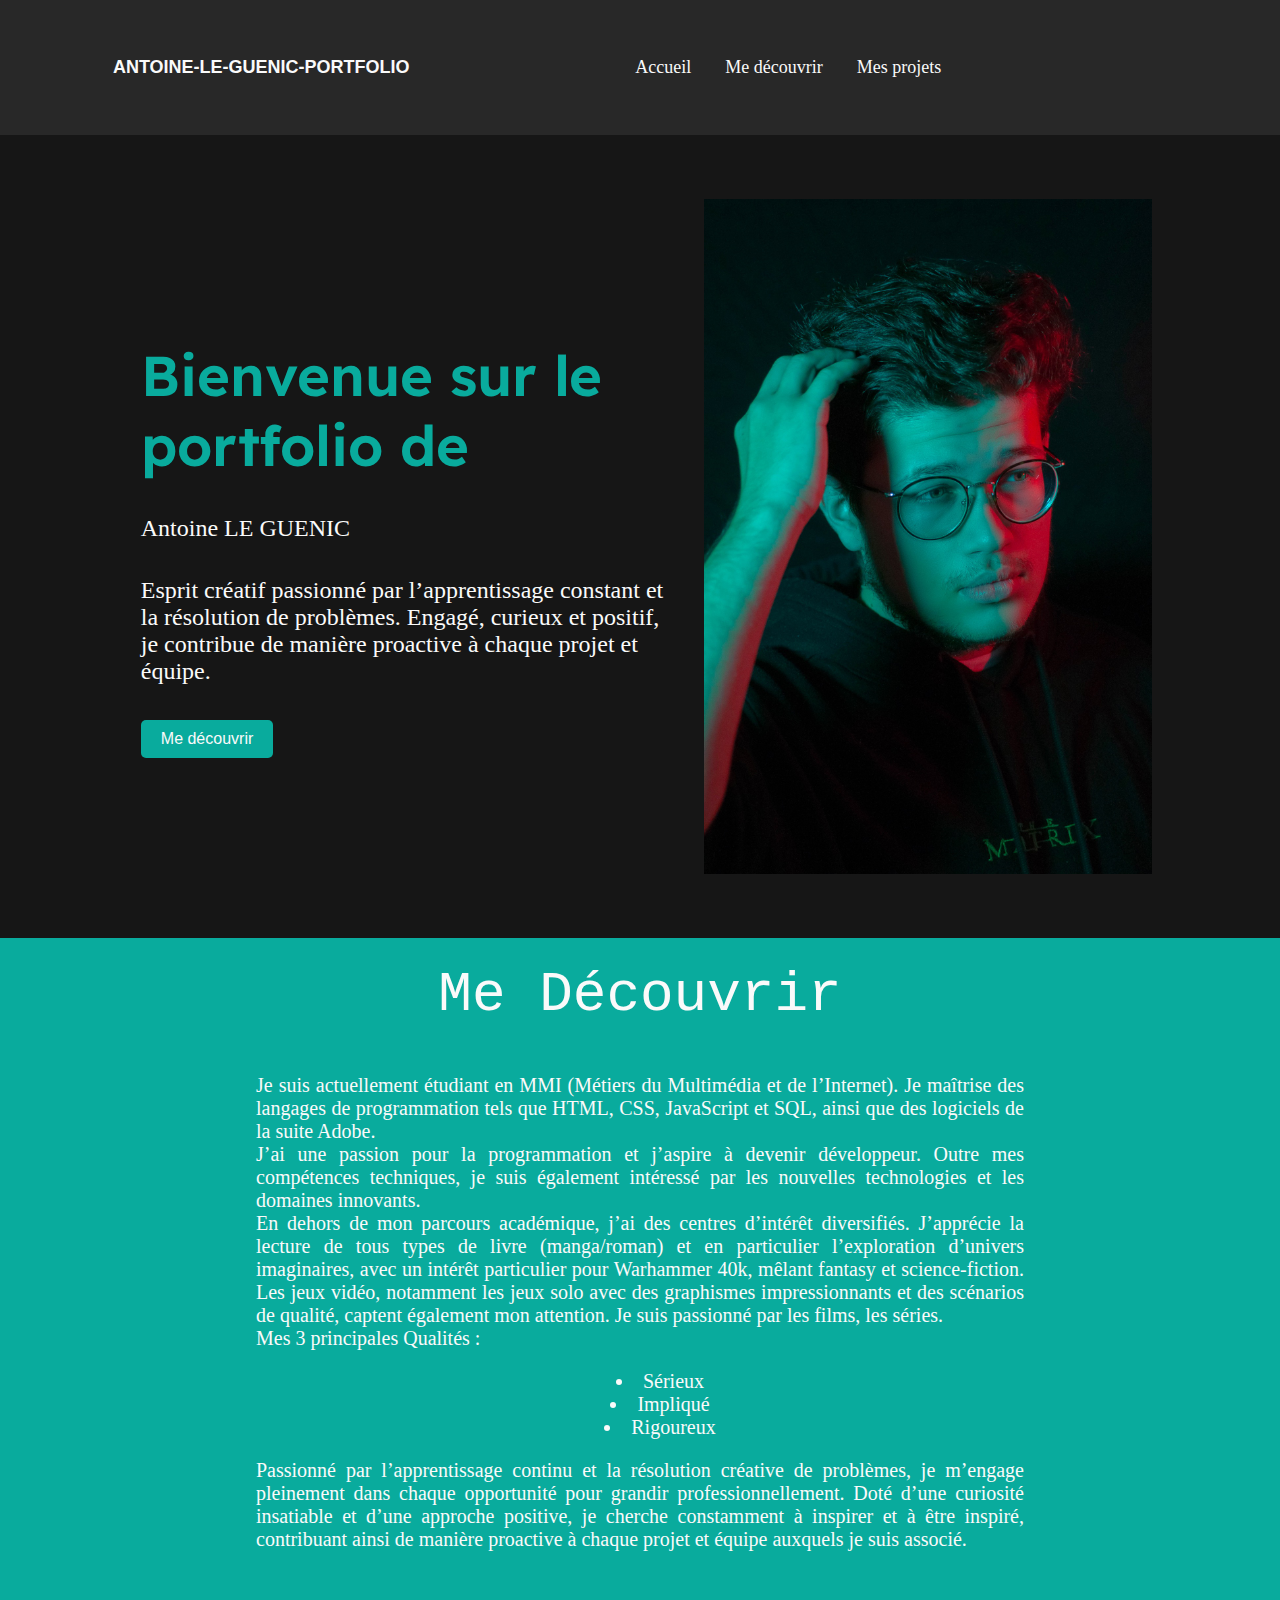
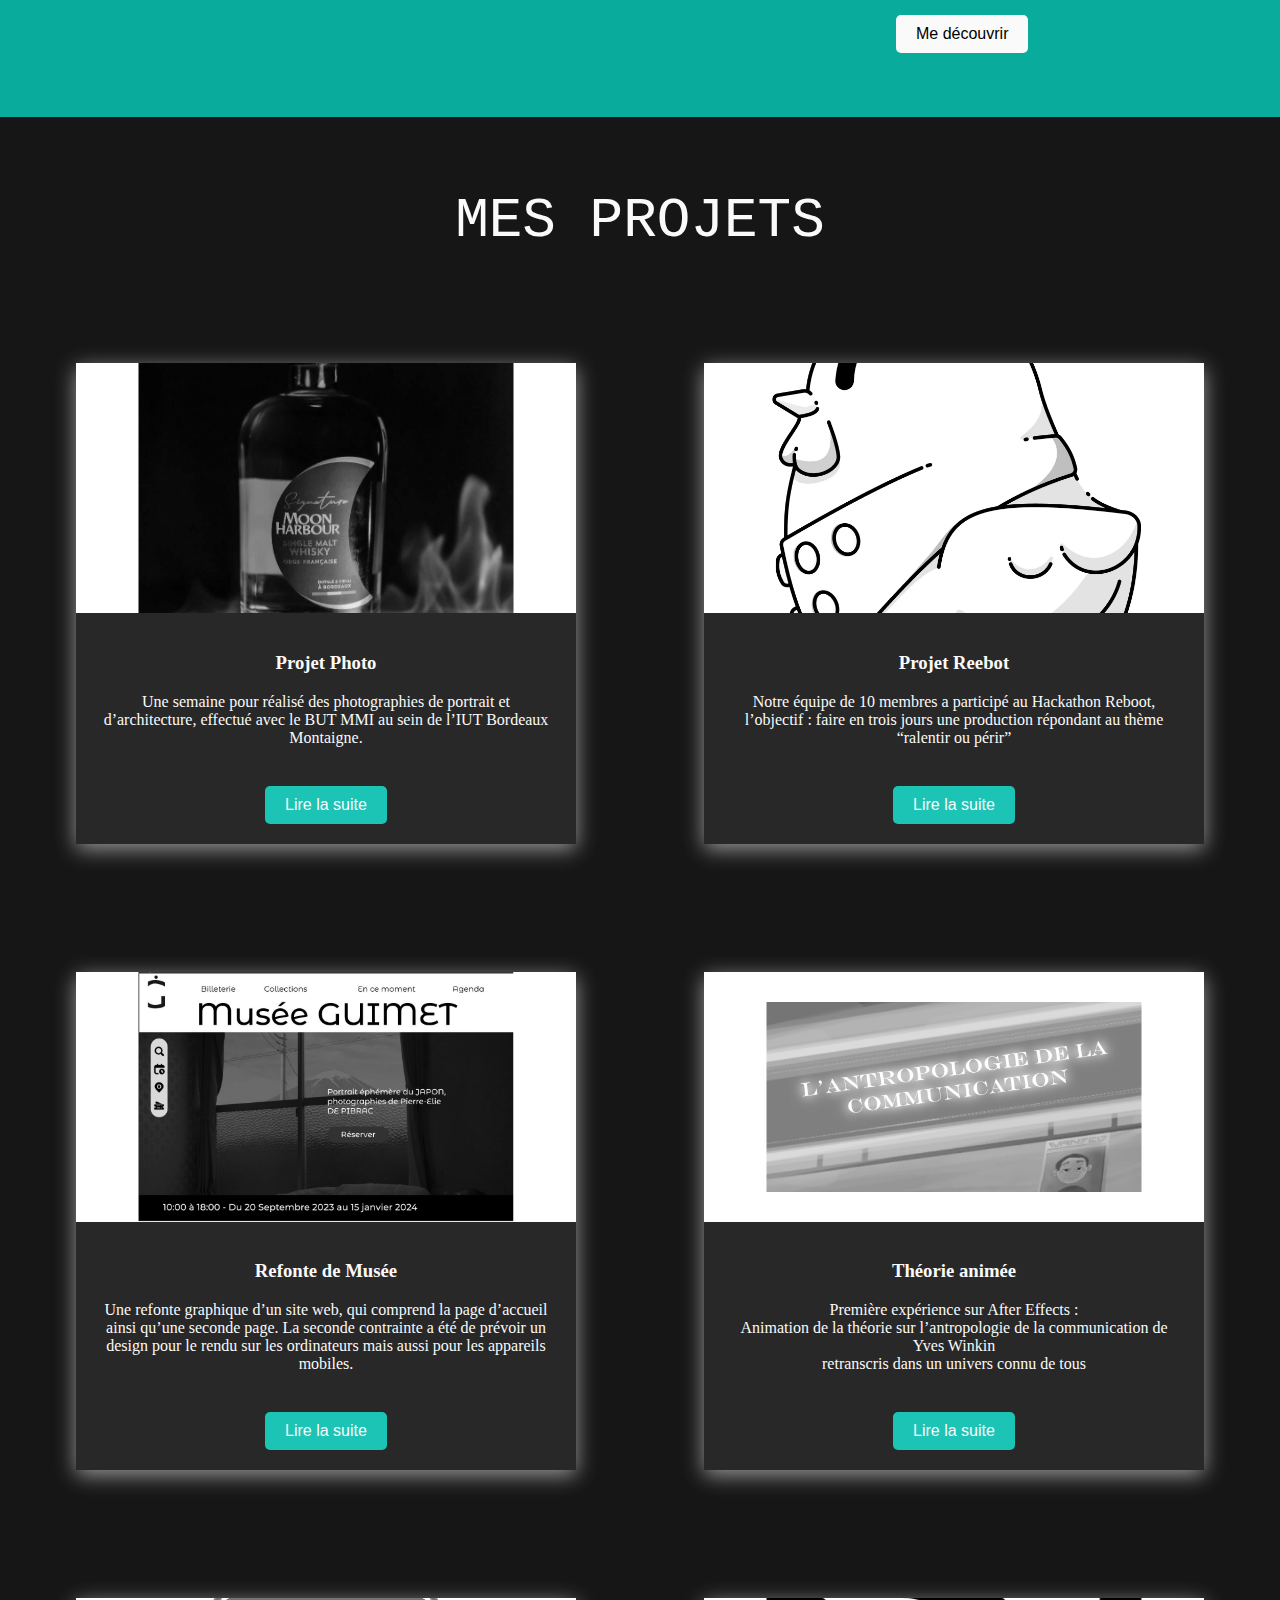
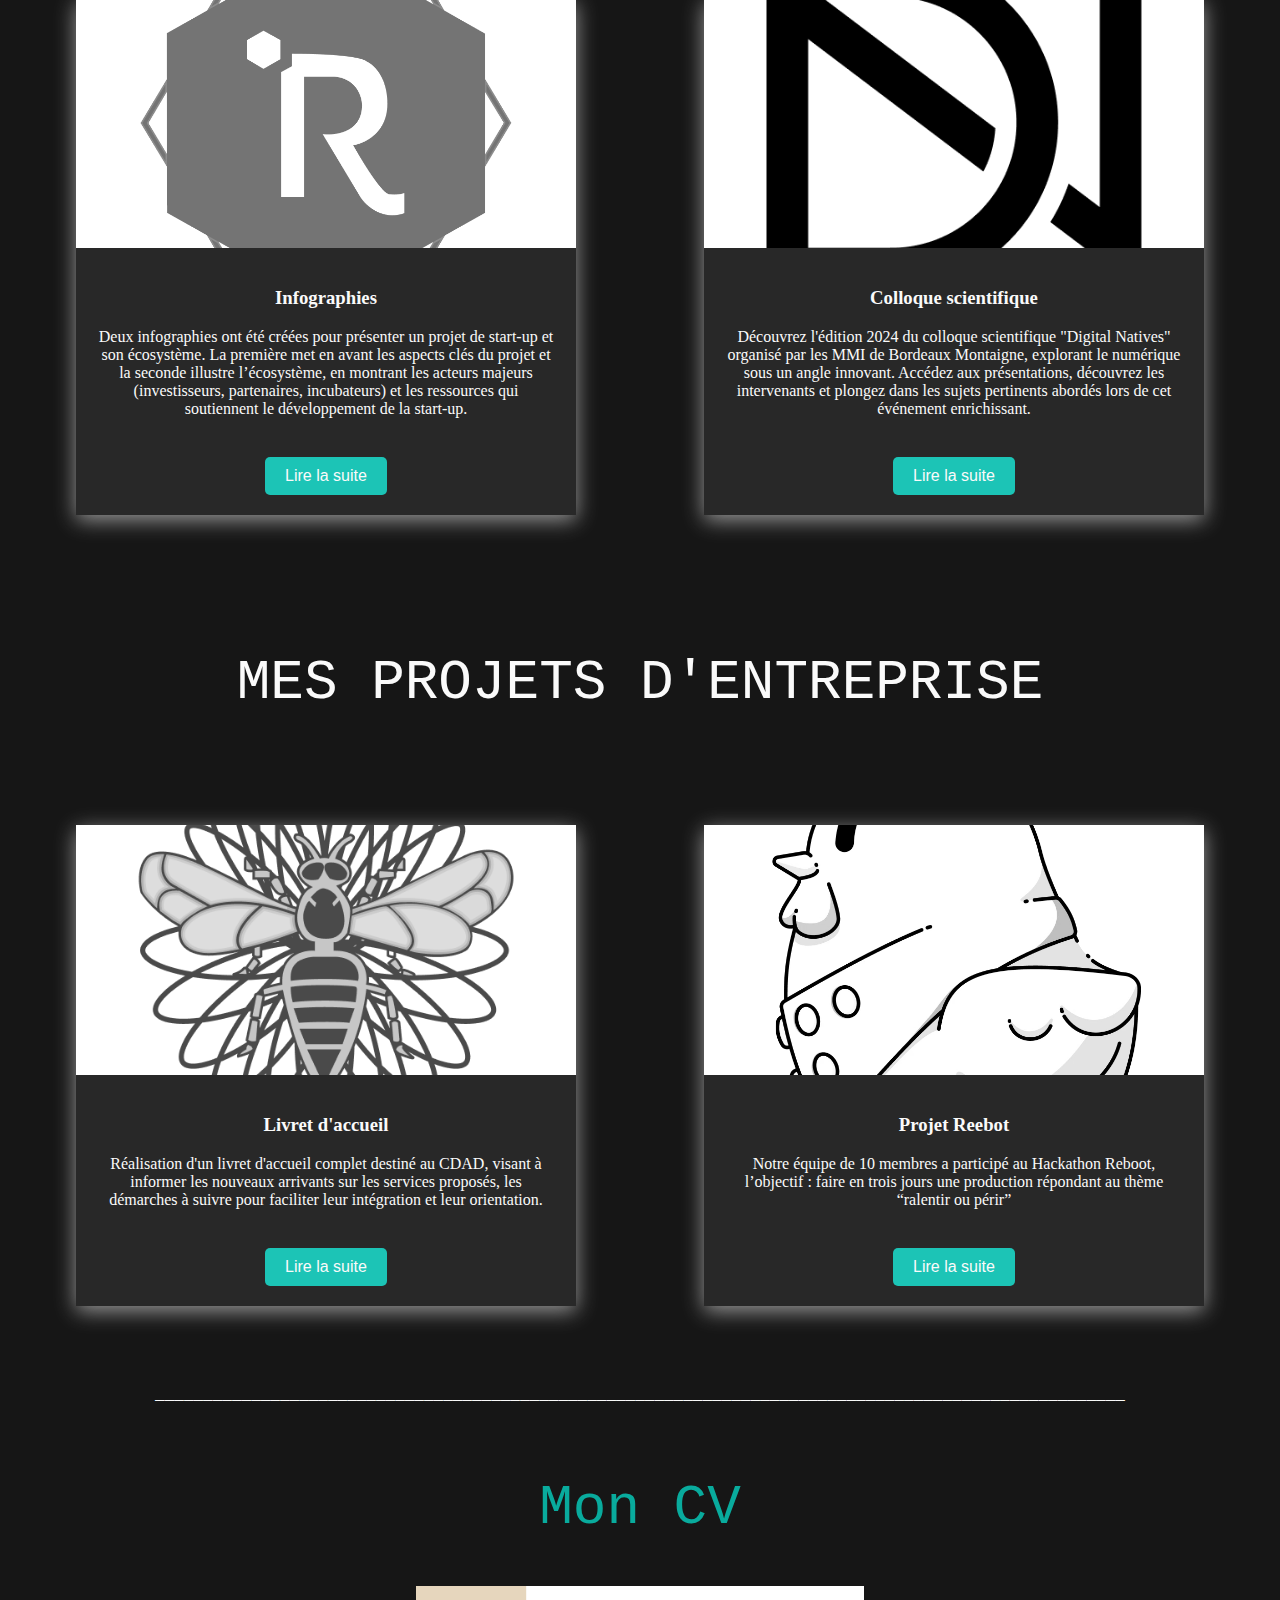
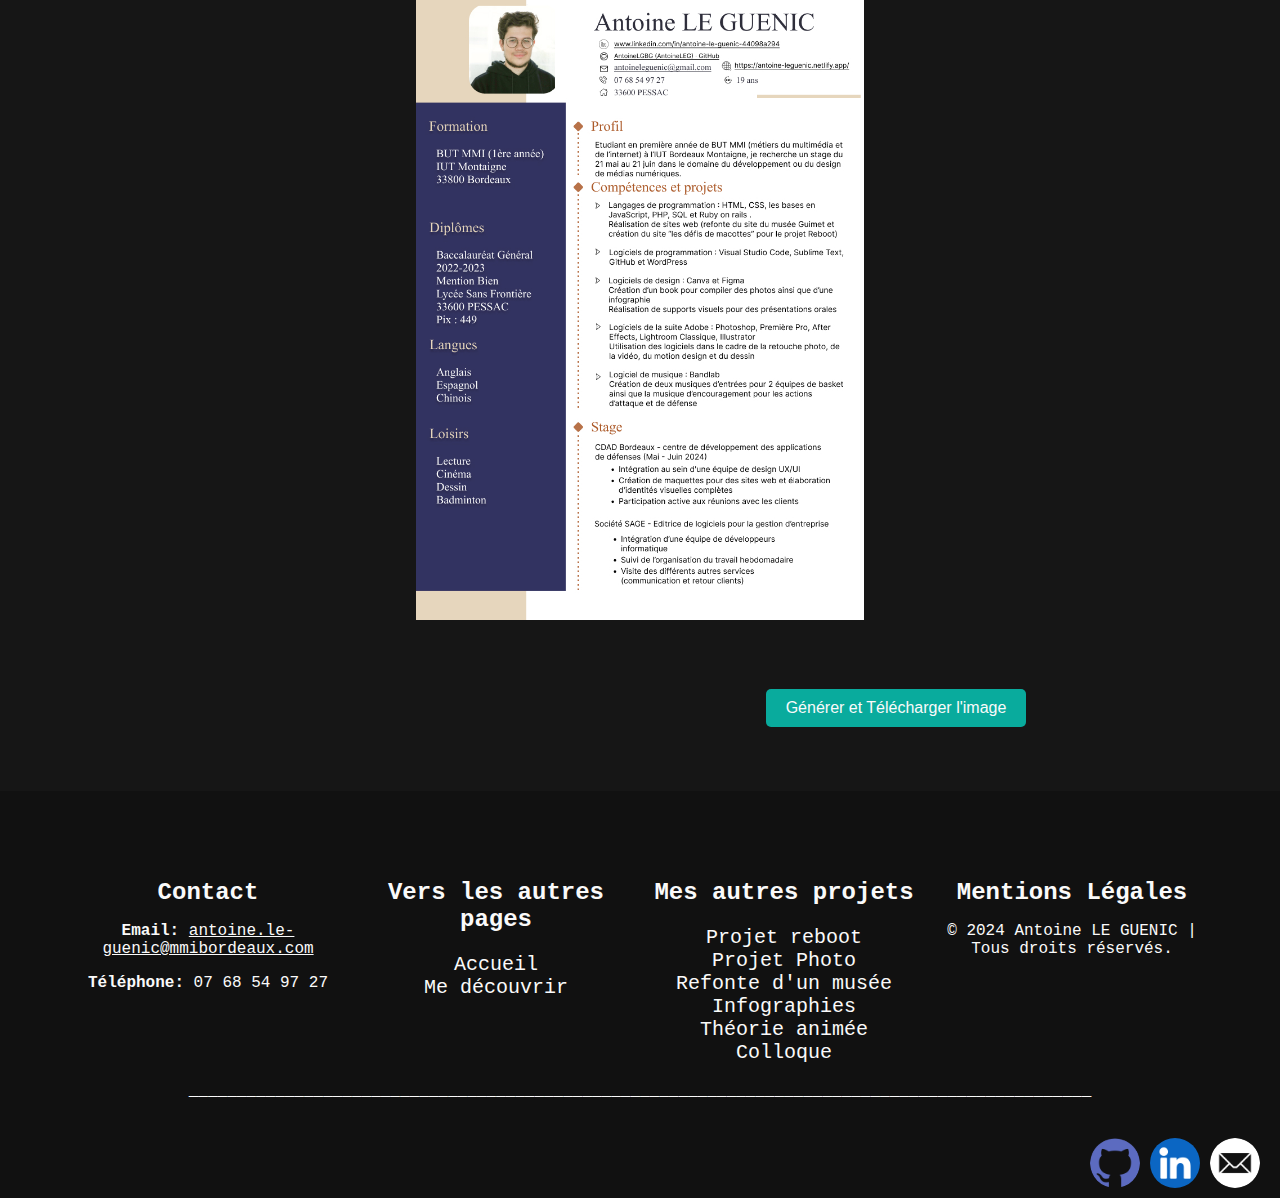
<file: index.html>
<!DOCTYPE html>
<html lang="en">
<head>
    <meta charset="UTF-8">
    <meta name="viewport" content="width=device-width, initial-scale=1.0">
    <link rel="stylesheet" href="stylesheet.css">
    <link rel="stylesheet" href="https://cdnjs.cloudflare.com/ajax/libs/font-awesome/6.0.0-beta3/css/all.min.css" integrity="sha384-dTfwGEaxHSSKtsqMS4nHsNenHM6brFCasq3OVrP4ChJ6bHnm1X8K5L8x4xHtAMoI" crossorigin="anonymous">
    <link rel="preconnect" href="https://fonts.googleapis.com">
    <link rel="preconnect" href="https://fonts.gstatic.com" crossorigin>
    <link href="https://fonts.googleapis.com/css2?family=Fira+Code:wght@300&family=Inter&family=Montserrat&family=Nosifer&family=Readex+Pro:wght@160..700&display=swap" rel="stylesheet">
    <title>Portfolio</title>
</head>
<header>
    <div class="header_left">
        <a>ANTOINE-LE-GUENIC-PORTFOLIO</a>
    </div>
    <div class="header_right">
        <a href="index.html">Accueil</a>
        <a href="index.html#partie-md">Me découvrir</a>
        <a href="index.html#partie-mps">Mes projets</a>
    </div>

    <div id="mySidenav" class="sidenav">
        <a id="closeBtn" href="#" class="close">&times;</a>
            <ul>
                <li><a href="index.html">Accueil</a></li>
                <li><a href="index.html#partie-md">Me découvrir</a></li>
                <li><a href="index.html#partie-mps">Mes projets</a></li>
            </ul>
        </div>
        
        <a href="#" id="openBtn">
        <span class="burger-icon">
            <span></span>
            <span></span>
            <span></span>
        </span>
        </a>
    
        <script>
            var sidenav = document.getElementById("mySidenav");
            var openBtn = document.getElementById("openBtn");
            var closeBtn = document.getElementById("closeBtn");
            var sidenavLinks = document.getElementsByClassName("sidenav-link");
            
            openBtn.onclick = openNav;
            closeBtn.onclick = closeNav;
            
            for (var i = 0; i < sidenavLinks.length; i++) {
                sidenavLinks[i].onclick = closeNav;
            }
            /* Set the width of the side navigation to 250px */
            function openNav() {
                sidenav.classList.add("active");
            }
            
            /* Set the width of the side navigation to 0 */
            function closeNav() {
                sidenav.classList.remove("active");
            }
        </script>
</header>

<body>
    <div class="presentation">
        <div class="text_present">
            <h1>Bienvenue sur le portfolio de </h1>
            <p class="prenom">Antoine LE GUENIC</p>
            <p class="description">Esprit créatif passionné par l’apprentissage constant et la résolution de problèmes. Engagé, curieux et positif, je contribue de manière proactive à chaque projet et équipe.</p>
            <button class="button_green" onclick="window.location.href = 'medecouvrir.html';"><a href="medecouvrir.html">Me découvrir</a></button>
        </div>
        <img src="images/1704816742807.jpg" alt="photo portrait">
    </div>

    <div class="medecouvrir">
        <h2 id="partie-md">Me Découvrir</h2> 

        <p>Je suis actuellement étudiant en MMI (Métiers du Multimédia et de l’Internet). 
            Je maîtrise des langages de programmation tels que HTML, CSS, JavaScript et SQL, ainsi que des logiciels de la suite Adobe.</p>
            <p>J’ai une passion pour la programmation et j’aspire à devenir développeur. Outre mes compétences techniques, je suis également intéressé par les nouvelles technologies et les domaines innovants.</p>
            <p>En dehors de mon parcours académique, j’ai des centres d’intérêt diversifiés. 
            J’apprécie la lecture de tous types de livre (manga/roman) et en particulier l’exploration d’univers imaginaires, avec un intérêt particulier pour Warhammer 40k, mêlant fantasy et science-fiction. 
            Les jeux vidéo, notamment les jeux solo avec des graphismes impressionnants et des scénarios de qualité, captent également mon attention. Je suis passionné par les films, les séries.</p>
            <p class="qualité">Mes 3 principales Qualités : </p>
            <ul>
                <li>Sérieux</li>
                <li>Impliqué</li>
                <li>Rigoureux</li>
            </ul>
            <p>Passionné par l’apprentissage continu et la résolution créative de problèmes, je m’engage pleinement dans chaque opportunité pour grandir professionnellement. Doté d’une curiosité insatiable et d’une approche positive, je cherche constamment à inspirer et à être inspiré, contribuant ainsi de manière proactive à chaque projet et équipe auxquels je suis associé.</p>
            <button class="button_white" onclick="window.location.href = 'medecouvrir.html';"><a href="medecouvrir.html">Me découvrir</a></button>
    </div>

    <div class="projets">
        <h2 id="partie-mps">MES PROJETS</h2>
        <div class="carteligne">
            <div class="card">
                <a href="projet-photo.html">
                    <div class="card-image"><img src="images/premier-projet.webp" alt="bouteille" /></div>
                    <div class="card-body">
                        <div class="card-title">
                            <h3>Projet Photo </h3>
                        </div>
                        <div class="card-excerpt">
                            <p>Une semaine pour réalisé des photographies de portrait et d’architecture, effectué avec le BUT MMI au sein de l’IUT Bordeaux Montaigne.</p>
                        </div>
                        <a href="projet-photo.html" onclick="window.location.href = 'projet-photo.html';"><button class="button_cards">Lire la suite</button></a>
                    </div>
                </a>
            </div>

            <div class="card">
                <a href="projet-reboot.html">
                    <div class="card-image"><img src="images/MACOTTE.webp" alt="logo projet" /></div>
                    <div class="card-body">
                        <div class="card-title">
                            <h3>Projet Reebot </h3>
                        </div>
                        <div class="card-excerpt">
                            <p>Notre équipe de 10 membres a participé au Hackathon Reboot, l’objectif : faire en trois jours une production répondant au thème “ralentir ou périr”</p>
                        </div>
                        <a href="projet-reboot.html" onclick="window.location.href = 'projet-reboot.html';"><button class="button_cards">Lire la suite</button></a>
                    </div>
                </a>
            </div>
        </div>

        <div class="carteligne">
            <div class="card">
                <a href="musée-guimet.html">
                    <div class="card-image"><img src="images/refont.jpg" alt="brefonte de musée-projet" /></div>
                    <div class="card-body">
                        <div class="card-title">
                            <h3>Refonte de Musée</h3>
                        </div>
                        <div class="card-excerpt">
                            <p>Une refonte graphique d’un site web, qui comprend la page d’accueil ainsi qu’une seconde page. La seconde contrainte a été de prévoir un design pour le rendu sur les ordinateurs mais aussi pour les appareils mobiles.</p>
                        </div>
                        <a href="musée-guimet.html"><button class="button_cards">Lire la suite</button></a>
                    </div>
                </a>
            </div>

            <div class="card">
                <a href="theorie.html">
                    <div class="card-image"><img src="images/theorieanime.webp" alt="logo projet" /></div>
                    <div class="card-body">
                        <div class="card-title">
                            <h3>Théorie animée</h3>
                        </div>
                        <div class="card-excerpt">
                            <p>Première expérience sur After Effects : <br> Animation de la théorie sur l’antropologie de la communication de Yves Winkin <br>retranscris dans un univers connu de tous</p>
                        </div>
                        <a href="theorie.html"><button class="button_cards">Lire la suite</button></a>
                    </div>
                </a>
            </div>
        </div>

        <div class="carteligne">
            <div class="card">
                <a href="infographie.html">
                    <div class="card-image"><img src="images/Logo Ruche.png" alt="bouteille" /></div>
                    <div class="card-body">
                        <div class="card-title">
                            <h3>Infographies</h3>
                        </div>
                        <div class="card-excerpt">
                            <p>Deux infographies ont été créées pour présenter un projet de start-up et son écosystème. La première met en avant les aspects clés du projet et la seconde illustre l’écosystème, en montrant les acteurs majeurs (investisseurs, partenaires, incubateurs) et les ressources qui soutiennent le développement de la start-up.</p>
                        </div>
                        <a href="infographie.html" onclick="window.location.href = 'infographie.html';"><button class="button_cards">Lire la suite</button></a>
                    </div>
                </a>
            </div>

            <div class="card">
                <a href="colloque.html">
                    <div class="card-image"><img src="images/Logo noir.png" alt="logo projet" /></div>
                    <div class="card-body">
                        <div class="card-title">
                            <h3>Colloque scientifique</h3>
                        </div>
                        <div class="card-excerpt">
                            <p>Découvrez l'édition 2024 du colloque scientifique "Digital Natives" organisé par les MMI de Bordeaux Montaigne, explorant le numérique sous un angle innovant. Accédez aux présentations, découvrez les intervenants et plongez dans les sujets pertinents abordés lors de cet événement enrichissant.</p>
                        </div>
                        <a href="colloque.html" onclick="window.location.href = 'colloque.html';"><button class="button_cards">Lire la suite</button></a>
                    </div>
                </a>
            </div>
        </div>

        <div class="projets">
            <h2 id="partie-mps">MES PROJETS D'ENTREPRISE</h2>
            <div class="carteligne">
                <div class="card">
                    <a href="livret.html">
                        <div class="card-image"><img src="images/Logo CDAD.png" alt="bouteille" /></div>
                        <div class="card-body">
                            <div class="card-title">
                                <h3>Livret d'accueil</h3>
                            </div>
                            <div class="card-excerpt">
                                <p>Réalisation d'un livret d'accueil complet destiné au CDAD, visant à informer les nouveaux arrivants sur les services proposés, les démarches à suivre pour faciliter leur intégration et leur orientation.</p>
                            </div>
                            <a href="livret.html" onclick="window.location.href = 'livret.html';"><button class="button_cards">Lire la suite</button></a>
                        </div>
                    </a>
                </div>
    
                <div class="card">
                    <a href="projet-reboot.html">
                        <div class="card-image"><img src="images/MACOTTE.webp" alt="logo projet" /></div>
                        <div class="card-body">
                            <div class="card-title">
                                <h3>Projet Reebot </h3>
                            </div>
                            <div class="card-excerpt">
                                <p>Notre équipe de 10 membres a participé au Hackathon Reboot, l’objectif : faire en trois jours une production répondant au thème “ralentir ou périr”</p>
                            </div>
                            <a href="projet-reboot.html" onclick="window.location.href = 'projet-reboot.html';"><button class="button_cards">Lire la suite</button></a>
                        </div>
                    </a>
                </div>
            </div>
        </div>

        <div class="CV">
        <p>_____________________________________________________________________________________________________</p>

            <h2 class="moncv">Mon CV</h2>
            <img src="images/LE GUENIC Antoine CV.jpg" alt="mon CV">
            <div>
                <button id="generateDownloadButton" class="generateDownloadButton">Générer et Télécharger l'image</button>
                <script>
                    document.getElementById('generateDownloadButton').addEventListener('click', function() {
                        // Suppose que vous avez une fonction pour générer l'URL de l'image
                        const imageUrl = generateImageUrl(); // À remplacer par votre fonction
        
                        const downloadLink = document.createElement('a');
                        downloadLink.href = imageUrl;
                        downloadLink.download = 'LE GUENIC_Antoine-CV.pdf';
                        downloadLink.innerHTML = 'Télécharger l\'image';
                        downloadLink.style.display = 'none'; // Optionnel : pour masquer le lien
        
                        document.body.appendChild(downloadLink);
        
                        downloadLink.click();
        
                        document.body.removeChild(downloadLink);
                    });
        
                    function generateImageUrl() {
                        // Logique pour générer l'URL de l'image
                        return 'images/LE GUENIC_Antoine-CV.pdf';
                    }
                </script>
            </div>
    </div>

    <footer>
        <div class="colonne">
            <h3>Contact</h3>
            <p><strong>Email:</strong> <a href="mailto:antoine.le-guenic@mmibordeaux.com" style="color: inherit; text-decoration: none ;"><u>antoine.le-guenic@mmibordeaux.com</u></a></p>
            <p><strong>Téléphone:</strong> 07 68 54 97 27</p>
        </div>
        <div class="colonne">
            <h3>Vers les autres pages</h3>
            <ul>
                <li><a href="index.html">Accueil</a></li>
                <li><a href="medecouvrir.html">Me découvrir</a></li>
            </ul>
        </div>
        <div class="colonne">
            <h3>Mes autres projets</h3>
            <ul>
                <li><a href="projet-reboot.html">Projet reboot</a></li>
                <li><a href="projet-photo.html">Projet Photo</a></li>
                <li><a href="musée-guimet.html">Refonte d'un musée</a></li>
                <li><a href="infographie.html">Infographies</a></li>
                <li><a href="theorie.html">Théorie animée</a></li>
                <li><a href="colloque.html">Colloque</a></li>
            </ul>
        </div>
        <div class="colonne">
            <a href="mention-légales.html" style="color: inherit; text-decoration: none;"><h3>Mentions Légales</h3></a>
            <p>© 2024 Antoine LE GUENIC | Tous droits réservés.</p>
        </div>
        <div class="trait-footer">
        </br>
            <p>______________________________________________________________________________________________</p>
        </div>
        <div class="logo-container">
            <div class="logo">
                <a href="https://github.com/AntoineLGBG"><img src="images/github.png" alt="GitHub Logo"></a>
            </div>
            <div class="logo">
                <a href="www.linkedin.com/in/antoine-le-guenic-44098a294"><img src="images/linkedin.png" alt="LinkedIn Logo"></a>
            </div>
            <div class="logo">
                <a href="antoine.le-guenic@mmibordeaux.com"><img src="images/e-mail.png" alt="Email"></a>
            </div>
        </div>        
    </footer>
</body>
</html>
</file>
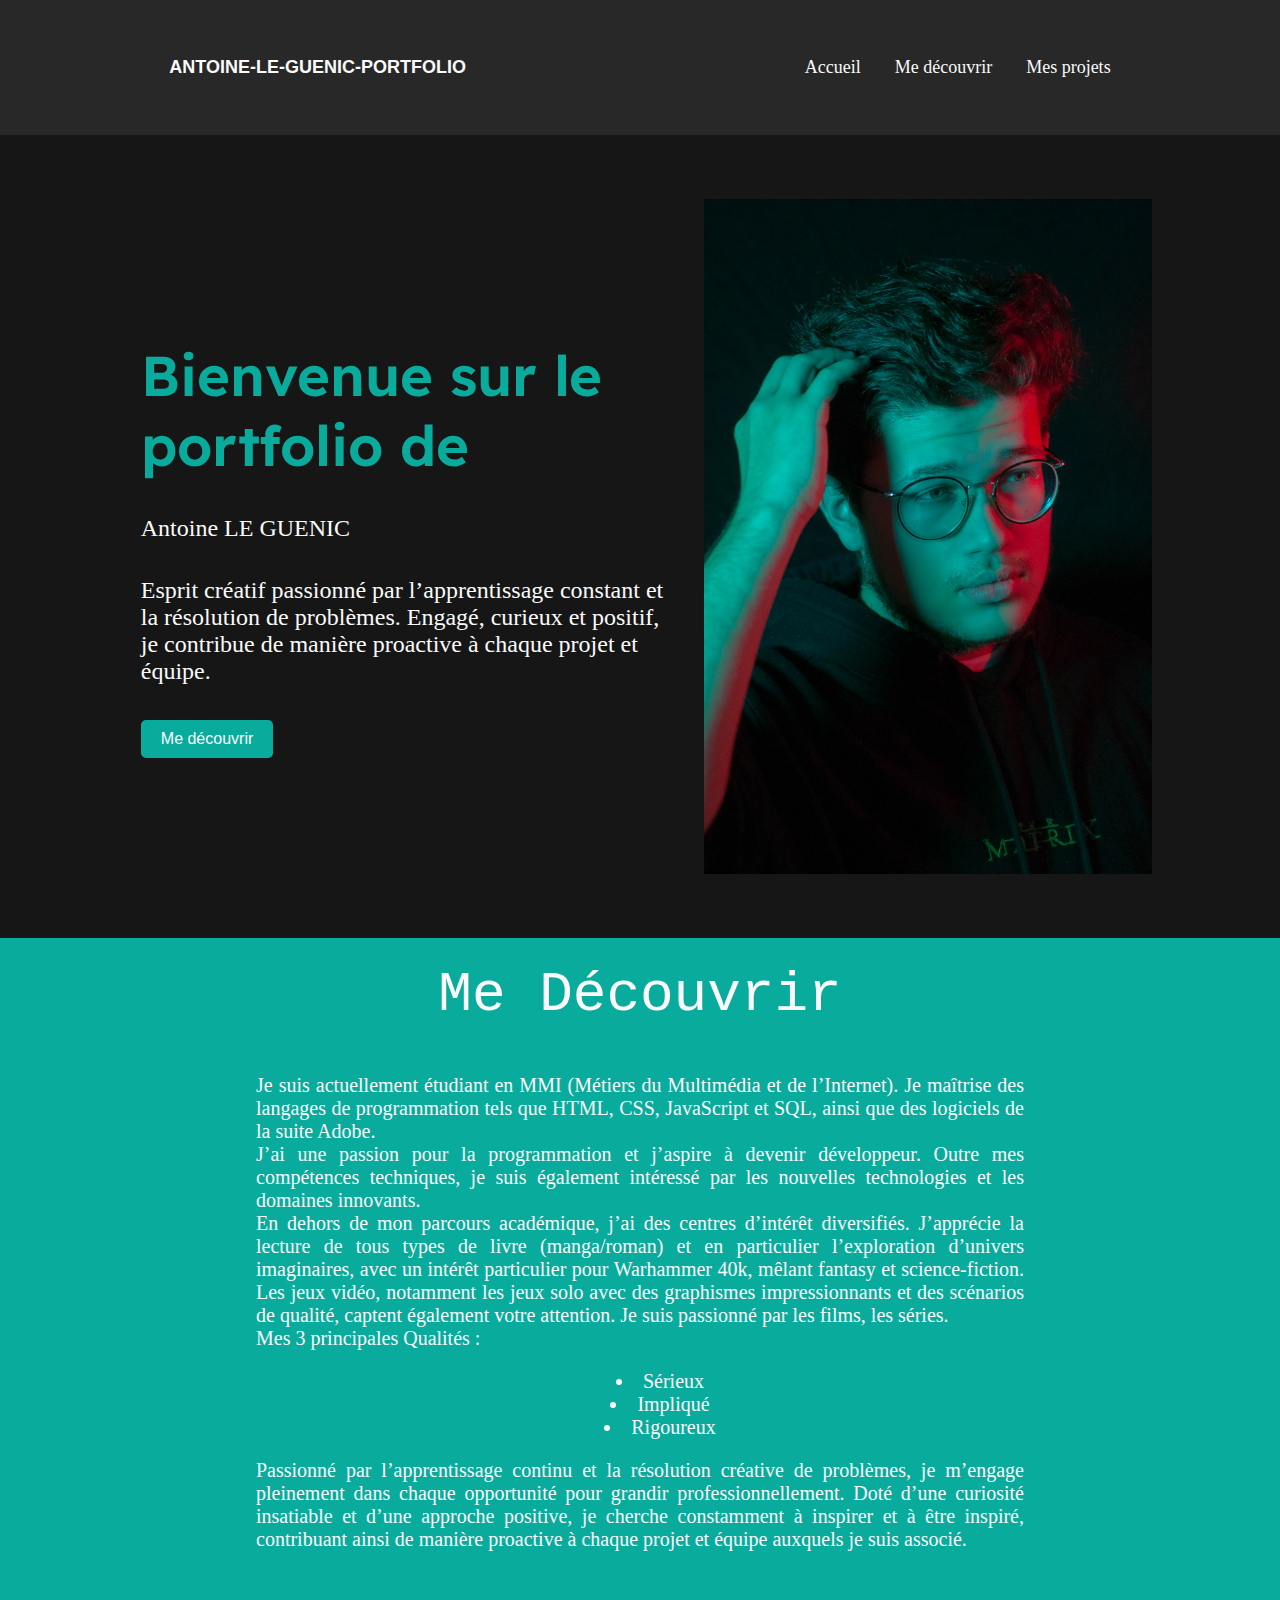
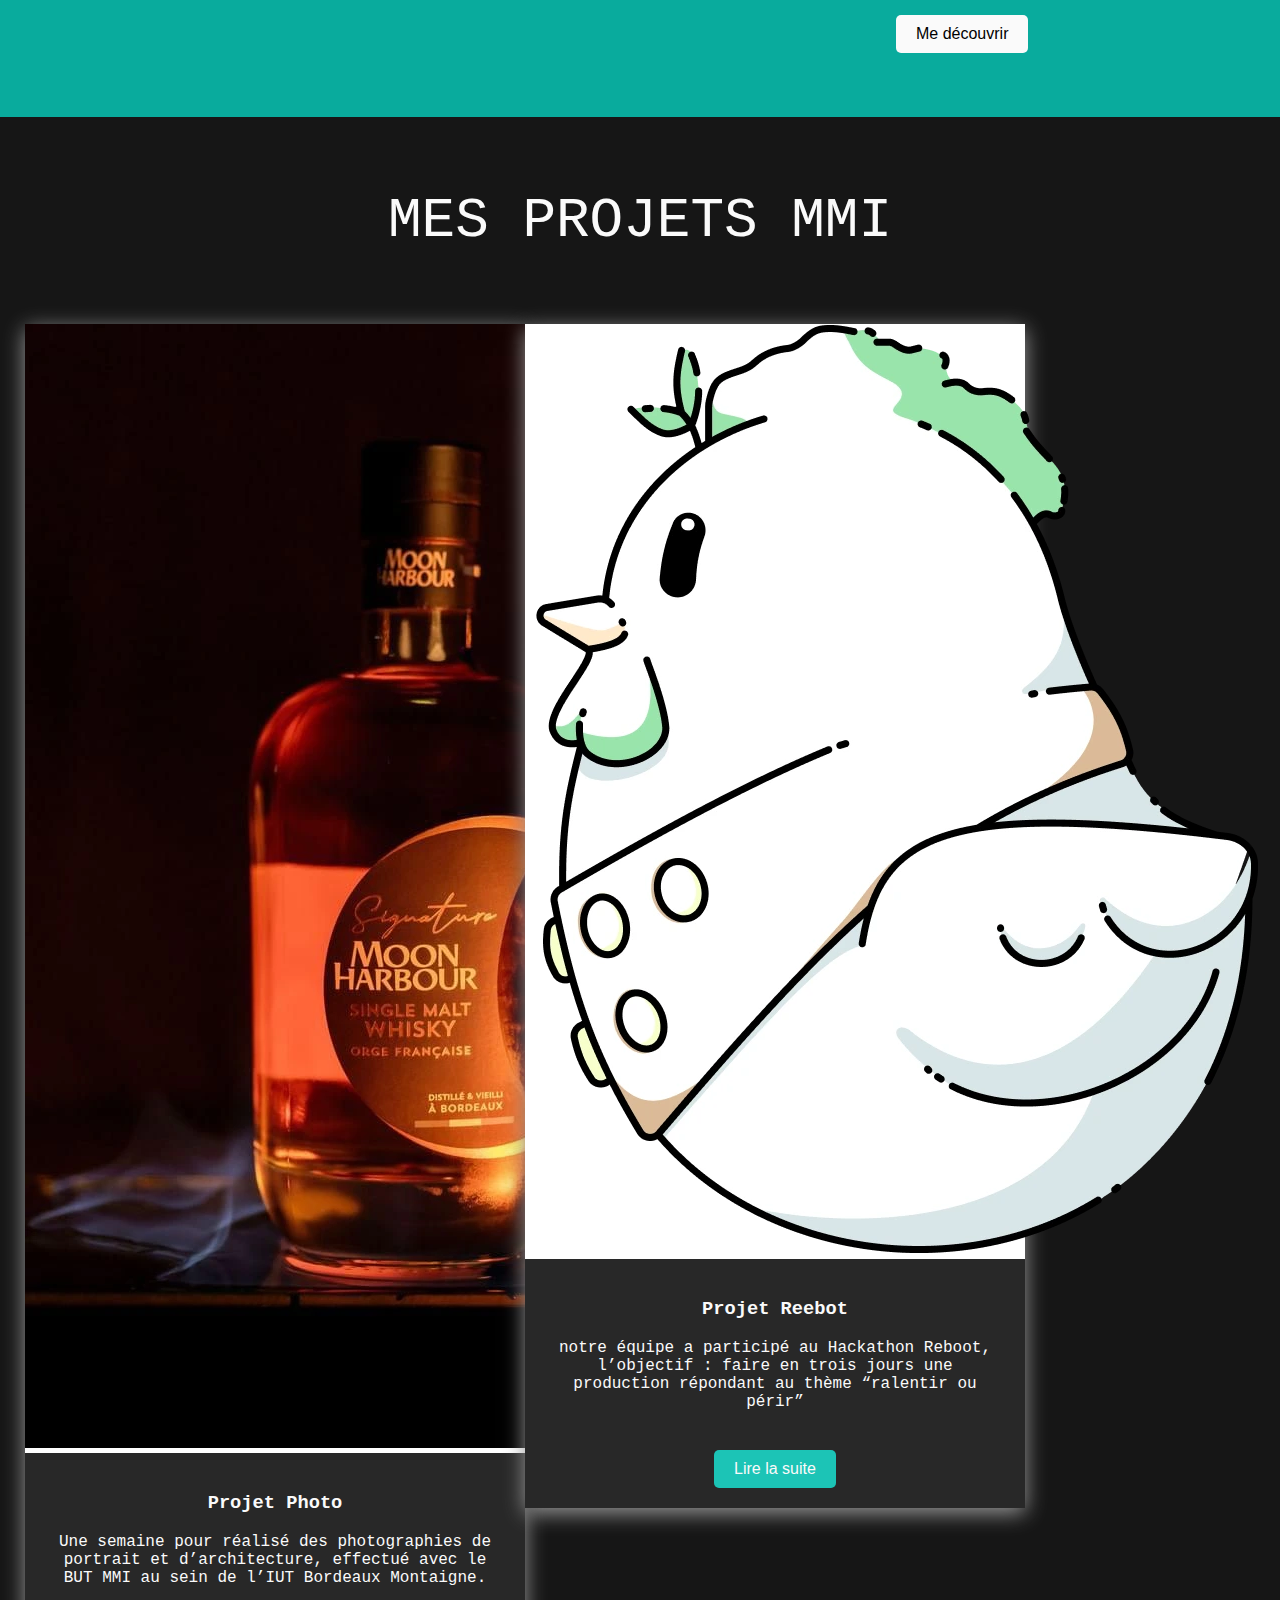
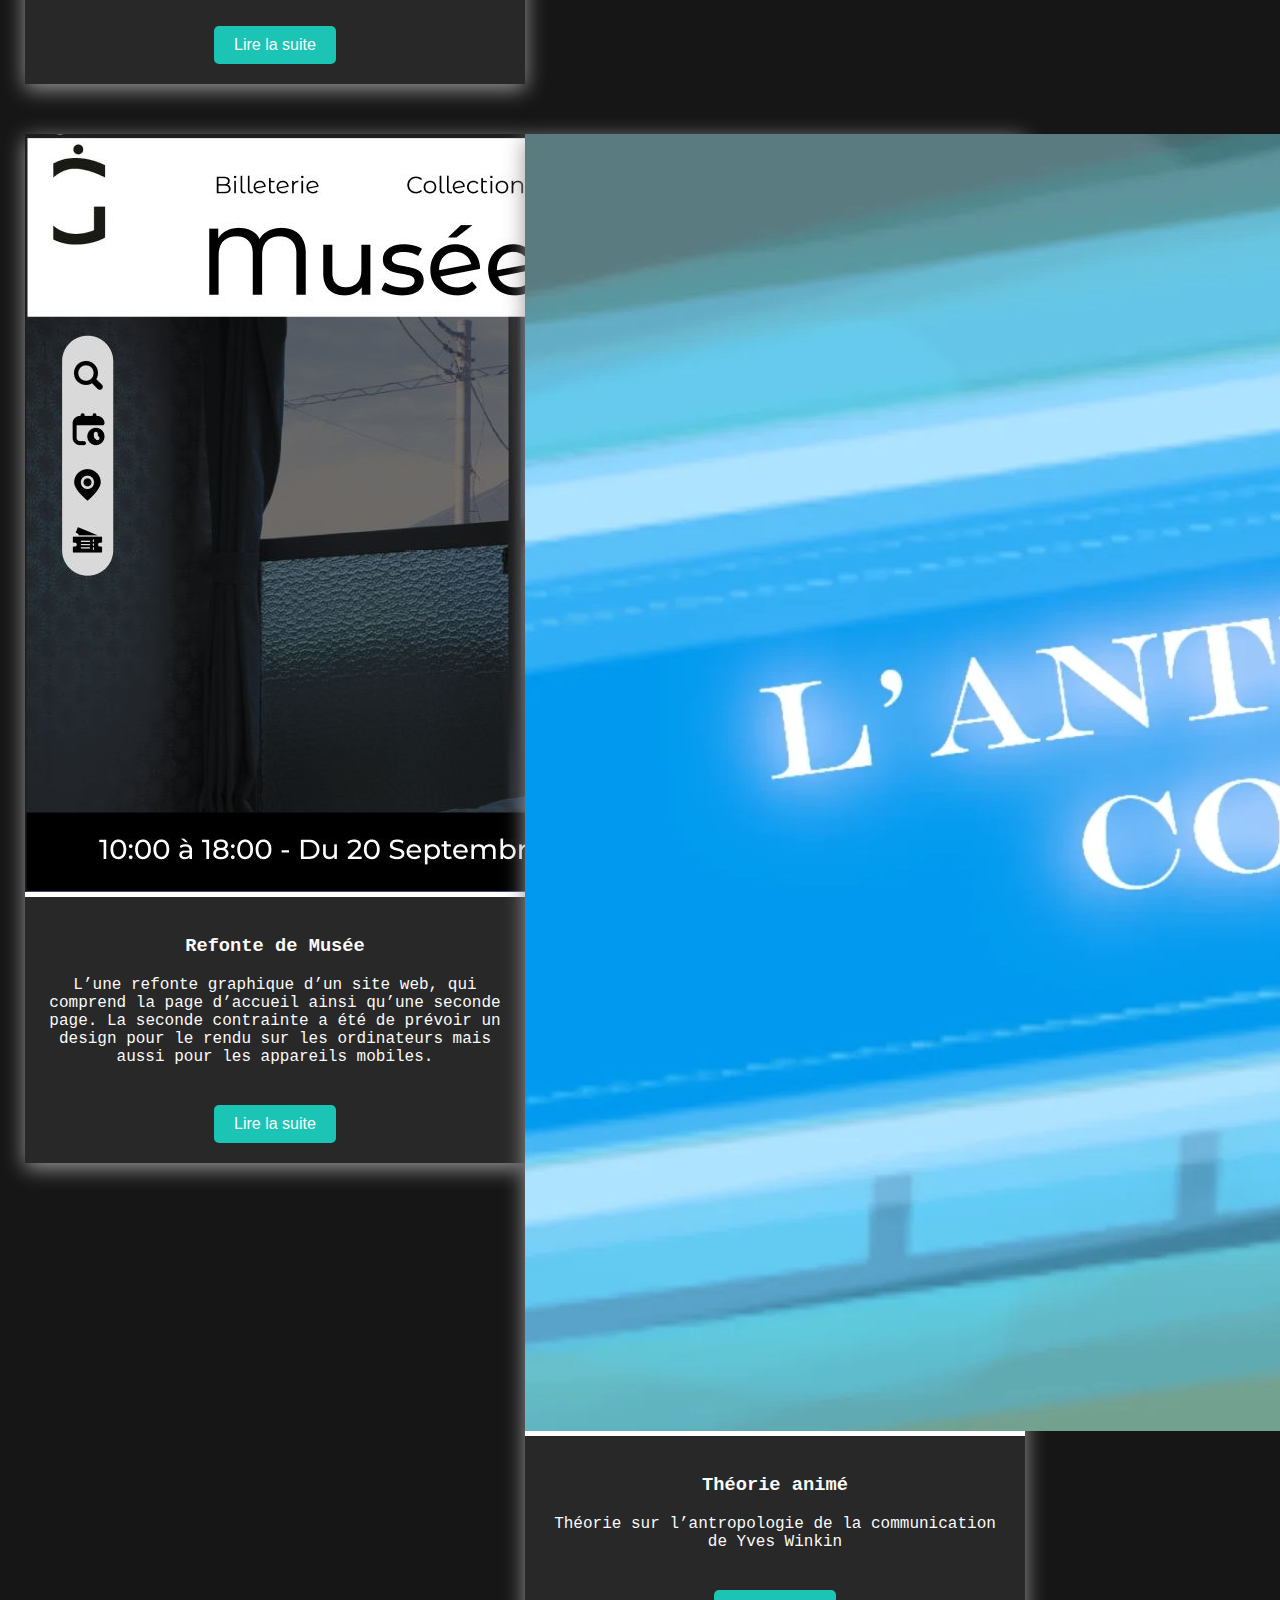
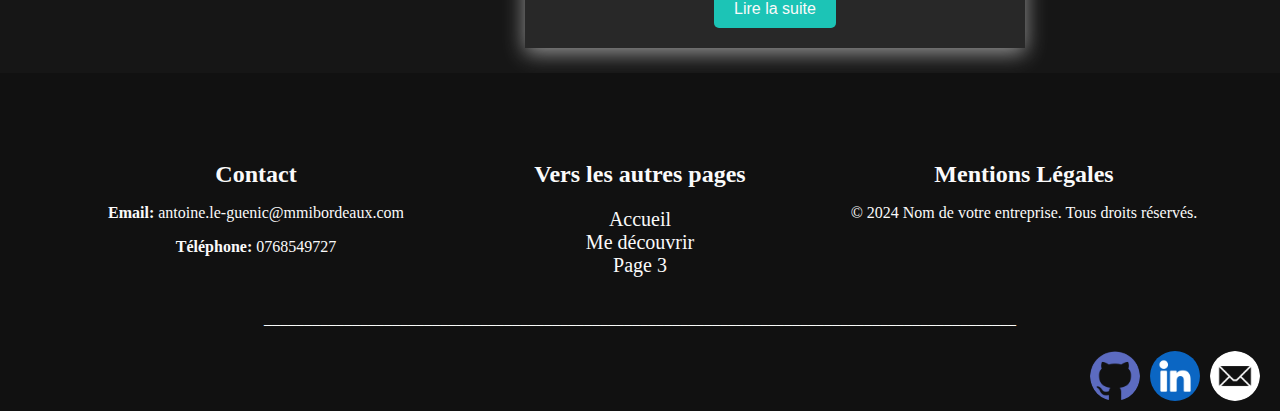
<file: accueil.html>
<!DOCTYPE html>
<html lang="en">
<head>
    <meta charset="UTF-8">
    <meta name="viewport" content="width=device-width, initial-scale=1.0">
    <link rel="stylesheet" href="stylesheet.css">
    <link rel="stylesheet" href="https://cdnjs.cloudflare.com/ajax/libs/font-awesome/6.0.0-beta3/css/all.min.css" integrity="sha384-dTfwGEaxHSSKtsqMS4nHsNenHM6brFCasq3OVrP4ChJ6bHnm1X8K5L8x4xHtAMoI" crossorigin="anonymous">
    <link rel="preconnect" href="https://fonts.googleapis.com">
    <link rel="preconnect" href="https://fonts.gstatic.com" crossorigin>
    <link href="https://fonts.googleapis.com/css2?family=Fira+Code:wght@300&family=Inter&family=Montserrat&family=Nosifer&family=Readex+Pro:wght@160..700&display=swap" rel="stylesheet">
    <title>Portfolio</title>
</head>
<header>
    <div class="header_left">
        <a>ANTOINE-LE-GUENIC-PORTFOLIO</a>
    </div>
    <div class="header_right">
        <a href="accueil.html">Accueil</a>
        <a href="#partie-md">Me découvrir</a>
        <a href="#partie-mps">Mes projets</a>
    </div>
</header>

<body>
    <div class="presentation">
        <div class="text_present">
            <h1>Bienvenue sur le portfolio de </h1>
            <p class="prenom">Antoine LE GUENIC</p>
            <p class="description">Esprit créatif passionné par l’apprentissage constant et la résolution de problèmes. Engagé, curieux et positif, je contribue de manière proactive à chaque projet et équipe.</p>
            <button class="button_green" onclick="window.location.href = 'medecouvrir.html';"><a href="medecouvrir.html">Me découvrir</a></button>
        </div>
        <img src="images/1704816742807.jpg" alt="photo portrait">
    </div>

    <div class="medecouvrir">
        <h2 id="partie-md">Me Découvrir</h2>

        <p>Je suis actuellement étudiant en MMI (Métiers du Multimédia et de l’Internet). 
            Je maîtrise des langages de programmation tels que HTML, CSS, JavaScript et SQL, ainsi que des logiciels de la suite Adobe.</p>
            <p>J’ai une passion pour la programmation et j’aspire à devenir développeur. Outre mes compétences techniques, je suis également intéressé par les nouvelles technologies et les domaines innovants.</p>
            <p>En dehors de mon parcours académique, j’ai des centres d’intérêt diversifiés. 
            J’apprécie la lecture de tous types de livre (manga/roman) et en particulier l’exploration d’univers imaginaires, avec un intérêt particulier pour Warhammer 40k, mêlant fantasy et science-fiction. 
            Les jeux vidéo, notamment les jeux solo avec des graphismes impressionnants et des scénarios de qualité, captent également votre attention. Je suis passionné par les films, les séries.</p>
            <p class="qualité">Mes 3 principales Qualités : </p>
            <ul>
                <li>Sérieux</li>
                <li>Impliqué</li>
                <li>Rigoureux</li>
            </ul>
            <p>Passionné par l’apprentissage continu et la résolution créative de problèmes, je m’engage pleinement dans chaque opportunité pour grandir professionnellement. Doté d’une curiosité insatiable et d’une approche positive, je cherche constamment à inspirer et à être inspiré, contribuant ainsi de manière proactive à chaque projet et équipe auxquels je suis associé.</p>
            <button class="button_white" onclick="window.location.href = 'medecouvrir.html';"><a href="medecouvrir.html">Me découvrir</a></button>
    </div>

    <div class="projets">
        <h2 id="partie-mps">MES PROJETS MMI</h2>
        <div class="premiere-ligne">
            <div class="premier-p">
                <div class="card">
                    <img src="images/premier-projet.webp" alt="premier-projet">
                    <div class="card-body">
                        <h3>Projet Photo </h3>
                        <p>Une semaine pour réalisé des photographies de portrait et d’architecture, effectué avec le BUT MMI au sein de l’IUT Bordeaux Montaigne.</p>
                        <a href="projet-photo.html" onclick="window.location.href = 'projet-photo.html';"><button class="button_cards">Lire la suite</button></a>
                    </div>
                </div>
            </div>
            <div class="deuxieme-p">
                <div class="card">
                    <img src="images/MACOTTE.webp" alt="deuxième-projet">
                    <div class="card-body">
                        <h3>Projet Reebot </h3>
                        <p>notre équipe a participé au Hackathon Reboot, l’objectif : faire en trois jours une production répondant au thème “ralentir ou périr”</p>
                        <a href=""><button class="button_cards">Lire la suite</button></a>
                    </div>
                </div>
            </div>
        </div>

        <div class="deuxieme-ligne">
            <div class="premier-p">
                <div class="card">
                    <img src="images/refont.jpg" alt="refonte de musée-projet">
                    <div class="card-body">
                        <h3>Refonte de Musée</h3>
                        <p>L’une refonte graphique d’un site web, qui comprend la page d’accueil ainsi qu’une seconde page. La seconde contrainte a été de prévoir un design pour le rendu sur les ordinateurs mais aussi pour les appareils mobiles.</p>
                        <a href=""><button class="button_cards">Lire la suite</button></a>
                    </div>
                </div>
            </div>
            <div class="deuxieme-p">
                <div class="card">
                    <img src="images/theorieanime.webp" alt="deuxième-projet">
                    <div class="card-body">
                        <h3>Théorie animé</h3>
                        <p>Théorie sur l’antropologie de la communication de Yves Winkin</p>
                        <a href=""><button class="button_cards">Lire la suite</button></a>
                    </div>
                </div>
            </div>
        </div>
    </div>

    <footer>
        <div class="colonne">
            <h3>Contact</h3>
            <p><strong>Email:</strong> antoine.le-guenic@mmibordeaux.com</p>
            <p><strong>Téléphone:</strong> 0768549727</p>
        </div>
        <div class="colonne">
            <h3>Vers les autres pages</h3>
            <ul>
                <li><a href="accueil.html">Accueil</a></li>
                <li><a href="medecouvrir.html">Me découvrir</a></li>
                <li><a href="page3.html">Page 3</a></li>
            </ul>
        </div>
        <div class="colonne">
            <h3>Mentions Légales</h3>
            <p>© 2024 Nom de votre entreprise. Tous droits réservés.</p>
        </div>
        <div class="trait-footer">
            <p>______________________________________________________________________________________________</p>
        </div>
        <div class="logo-container">
            <div class="logo">
                <a href="https://github.com/AntoineLGBG"><img src="images/github.png" alt="GitHub Logo"></a>
            </div>
            <div class="logo">
                <a href="www.linkedin.com/in/antoine-le-guenic-44098a294"><img src="images/linkedin.png" alt="LinkedIn Logo"></a>
            </div>
            <div class="logo">
                <a href="antoine.le-guenic@mmibordeaux.com"><img src="images/e-mail.png" alt="Email"></a>
            </div>
        </div>        
    </footer>
</body>
</html>
</file>
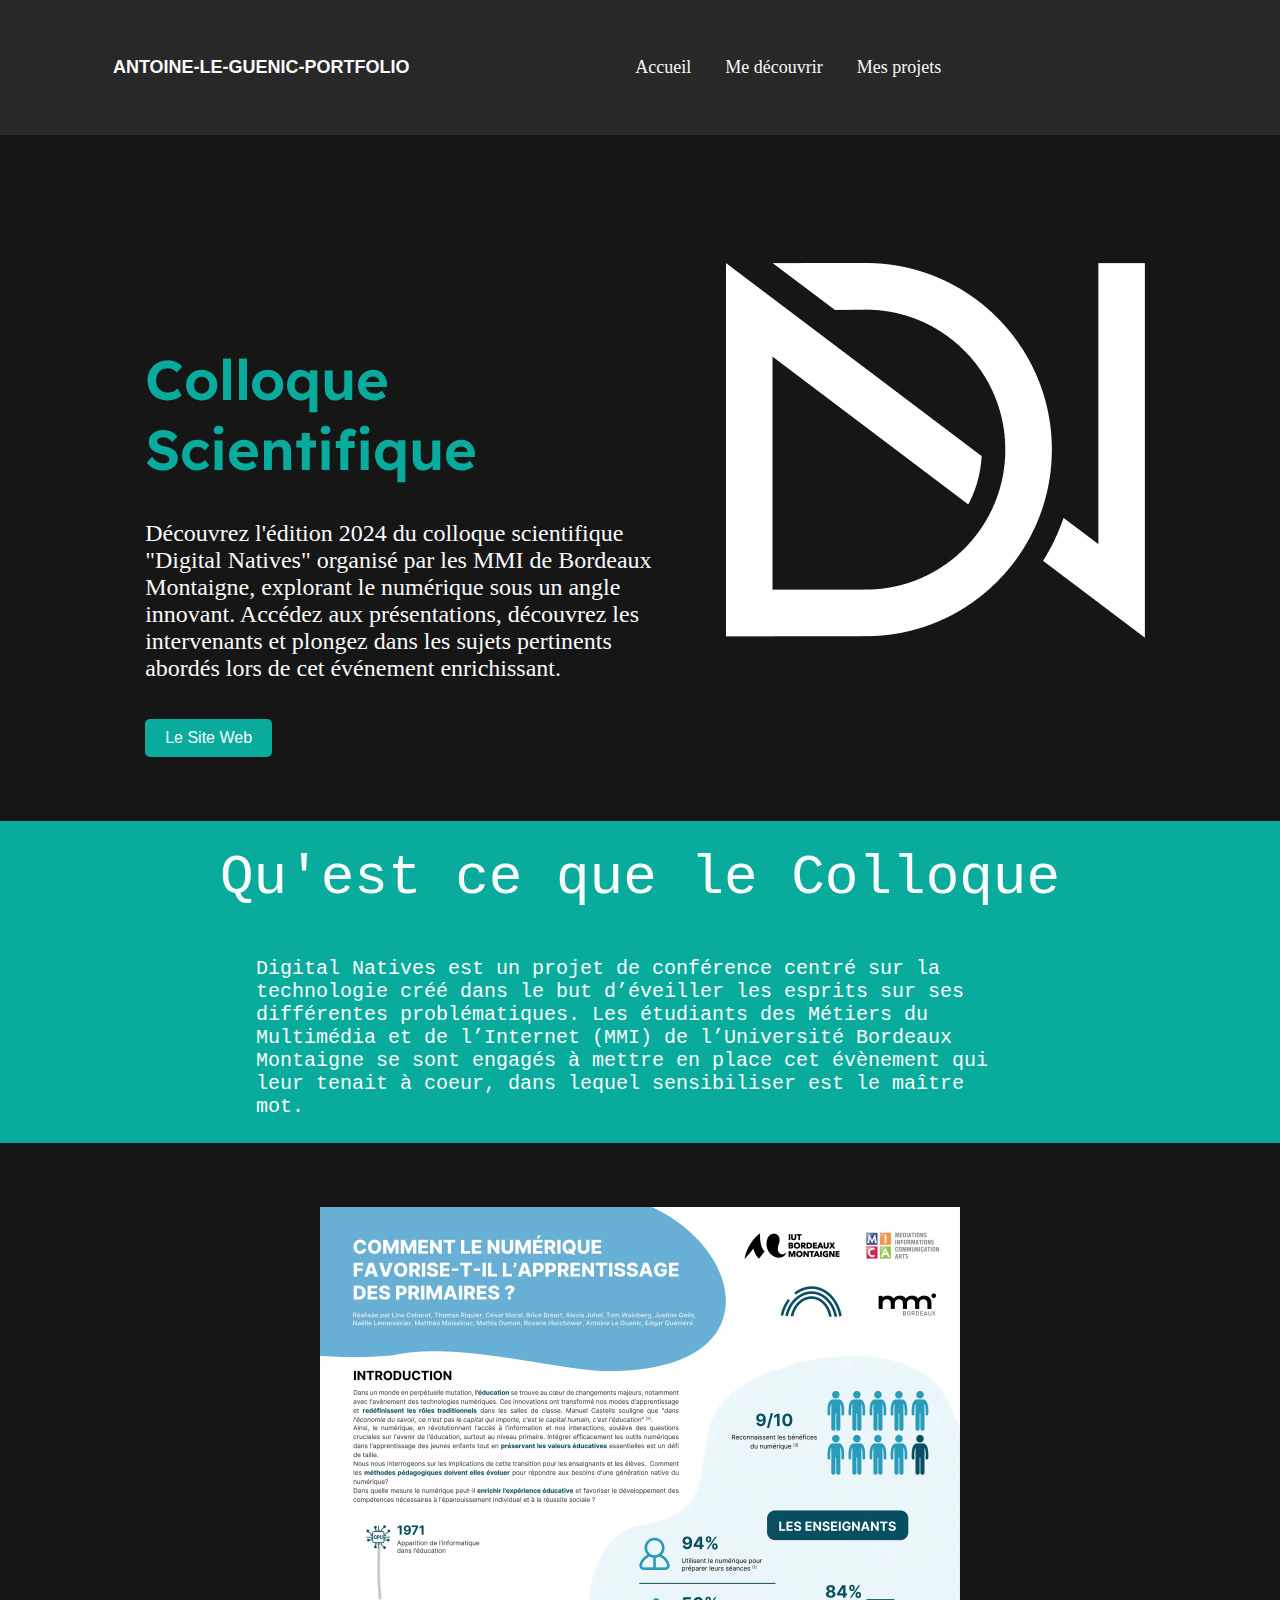
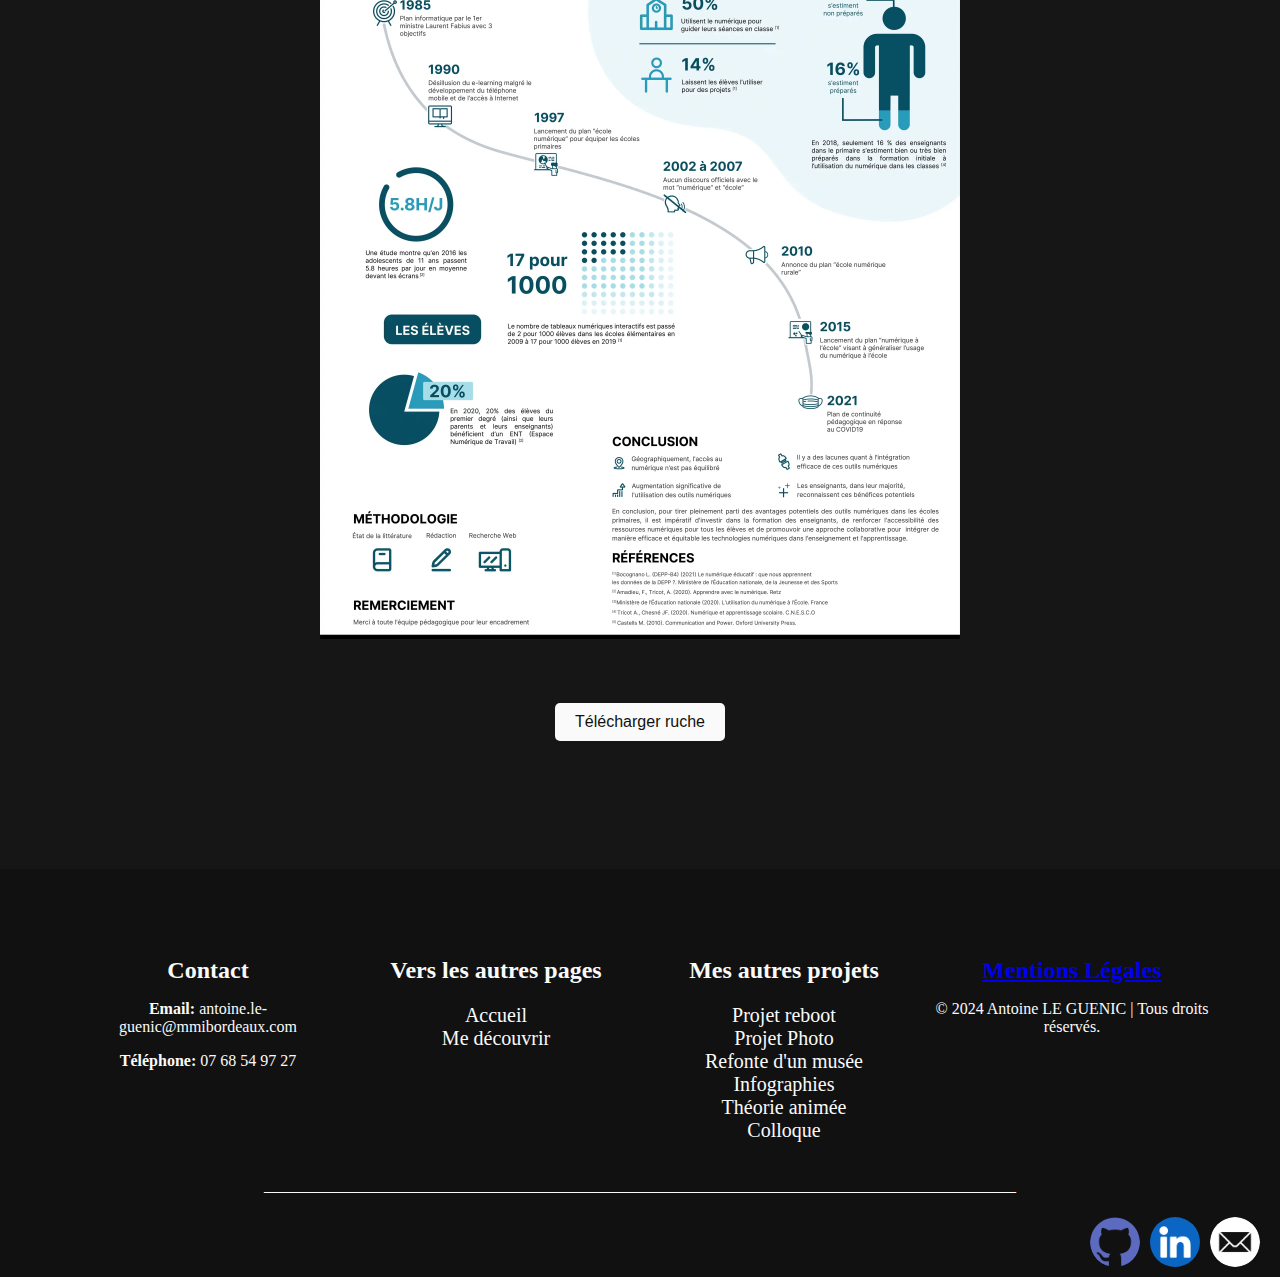
<file: colloque.html>
<!DOCTYPE html>
<html lang="en">
<head>
    <meta charset="UTF-8">
    <meta name="viewport" content="width=device-width, initial-scale=1.0">
    <link rel="stylesheet" href="stylesheet.css">
    <script src="scrypt.js" async></script>
    <link rel="stylesheet" href="https://cdnjs.cloudflare.com/ajax/libs/font-awesome/6.0.0-beta3/css/all.min.css" integrity="sha384-dTfwGEaxHSSKtsqMS4nHsNenHM6brFCasq3OVrP4ChJ6bHnm1X8K5L8x4xHtAMoI" crossorigin="anonymous">
    <link rel="preconnect" href="https://fonts.googleapis.com">
    <link rel="preconnect" href="https://fonts.gstatic.com" crossorigin>
    <link href="https://fonts.googleapis.com/css2?family=Fira+Code:wght@300&family=Inter&family=Montserrat&family=Nosifer&family=Readex+Pro:wght@160..700&display=swap" rel="stylesheet">
    <title>Portfolio</title>
</head>
<header>
    <div class="header_left">
        <a>ANTOINE-LE-GUENIC-PORTFOLIO</a>
    </div>
    <div class="header_right">
        <a href="index.html">Accueil</a>
        <a href="index.html#partie-md">Me découvrir</a>
        <a href="index.html#partie-mps">Mes projets</a>
    </div>

    <div id="mySidenav" class="sidenav">
        <a id="closeBtn" href="#" class="close">&times;</a>
            <ul>
                <li><a href="index.html">Accueil</a></li>
                <li><a href="index.html#partie-md">Me découvrir</a></li>
                <li><a href="index.html#partie-mps">Mes projets</a></li>
            </ul>
        </div>
        
        <a href="#" id="openBtn">
        <span class="burger-icon">
            <span></span>
            <span></span>
            <span></span>
        </span>
        </a>
    
        <script>
            var sidenav = document.getElementById("mySidenav");
            var openBtn = document.getElementById("openBtn");
            var closeBtn = document.getElementById("closeBtn");
            var sidenavLinks = document.getElementsByClassName("sidenav-link");
            
            openBtn.onclick = openNav;
            closeBtn.onclick = closeNav;
            
            for (var i = 0; i < sidenavLinks.length; i++) {
                sidenavLinks[i].onclick = closeNav;
            }
            /* Set the width of the side navigation to 250px */
            function openNav() {
                sidenav.classList.add("active");
            }
            
            /* Set the width of the side navigation to 0 */
            function closeNav() {
                sidenav.classList.remove("active");
            }
        </script>
</header>
<body>
    <div class="presentation-colloque">
        <div class="text_present">
            <h1>Colloque Scientifique</h1>
            <p class="description">Découvrez l'édition 2024 du colloque scientifique "Digital Natives" organisé par les MMI de Bordeaux Montaigne, explorant le numérique sous un angle innovant. Accédez aux présentations, découvrez les intervenants et plongez dans les sujets pertinents abordés lors de cet événement enrichissant.</p>
            <button class="button_green" ><a href="https://digitalnatives.mmibordeaux.com/edition-2024/">Le Site Web</a></button>
        </div>
        <img src="images/digital-logo.png" alt="logo colloque">
    </div>

    <div class="projet-colloque">
        <h2 class="titre-infographie">Qu'est ce que le Colloque </h2>
        <p>Digital Natives est un projet de conférence centré sur la technologie créé dans le but d’éveiller les esprits sur ses différentes problématiques. Les étudiants des Métiers du Multimédia et de l’Internet (MMI) de l’Université Bordeaux Montaigne se sont engagés à mettre en place cet évènement qui leur tenait à coeur, dans lequel sensibiliser est le maître mot.
        </p>
    </div>

    <div class="poster-scientifique">
        <img src="images/rollup-MMI-85x200cm_2024-1.png" alt="Poster scientifique">
    </div>
    <div class="btn-colloque">
        <button id="downloadButton" class="generateDownloadButton-info">Télécharger ruche</button>
        <script>
        document.getElementById('downloadButton').addEventListener('click', function() {
            // URL de l'image à télécharger
            const imageUrl = 'images/rollup-MMI-85x200cm_2024-1.png';
            // Créer un élément <a> pour le téléchargement
            const downloadLink = document.createElement('a');
            downloadLink.href = imageUrl;
            downloadLink.download = 'images/rollup-MMI-85x200cm_2024-1.png'; // Nom du fichier téléchargé
            // Ajouter le lien de téléchargement à la page (optionnel)
            document.body.appendChild(downloadLink);

            // Simuler un clic sur le lien pour déclencher le téléchargement
            downloadLink.click();

            // Supprimer le lien après le téléchargement (optionnel)
            document.body.removeChild(downloadLink);
        });
        </script>                 
    </div>

</body>

<footer>
    <div class="colonne">
        <h3>Contact</h3>
        <p><strong>Email:</strong> antoine.le-guenic@mmibordeaux.com</p>
        <p><strong>Téléphone:</strong> 07 68 54 97 27</p>
    </div>
    <div class="colonne">
        <h3>Vers les autres pages</h3>
        <ul>
            <li><a href="index.html">Accueil</a></li>
            <li><a href="medecouvrir.html">Me découvrir</a></li>
        </ul>
    </div>
    <div class="colonne">
        <h3>Mes autres projets</h3>
        <ul>
            <li><a href="projet-reboot.html">Projet reboot</a></li>
            <li><a href="projet-photo.html">Projet Photo</a></li>
            <li><a href="musée-guimet.html">Refonte d'un musée</a></li>
            <li><a href="infographie.html">Infographies</a></li>
            <li><a href="theorie.html">Théorie animée</a></li>
            <li><a href="colloque.html">Colloque</a></li>
        </ul>
    </div>
    <div class="colonne">
        <a href="mention-légales.html"><h3>Mentions Légales</h3></a>
        <p>© 2024 Antoine LE GUENIC | Tous droits réservés.</p>
    </div>
    <div class="trait-footer">
        <span>______________________________________________________________________________________________</span>
    </div>
    <div class="logo-container">
        <div class="logo">
            <a href="https://github.com/AntoineLGBG"><img src="images/github.png" alt="GitHub Logo"></a>
        </div>
        <div class="logo">
            <a href="www.linkedin.com/in/antoine-le-guenic-44098a294"><img src="images/linkedin.png" alt="LinkedIn Logo"></a>
        </div>
        <div class="logo">
            <a href="antoine.le-guenic@mmibordeaux.com"><img src="images/e-mail.png" alt="Email"></a>
        </div>
    </div>        
</footer>
</file>
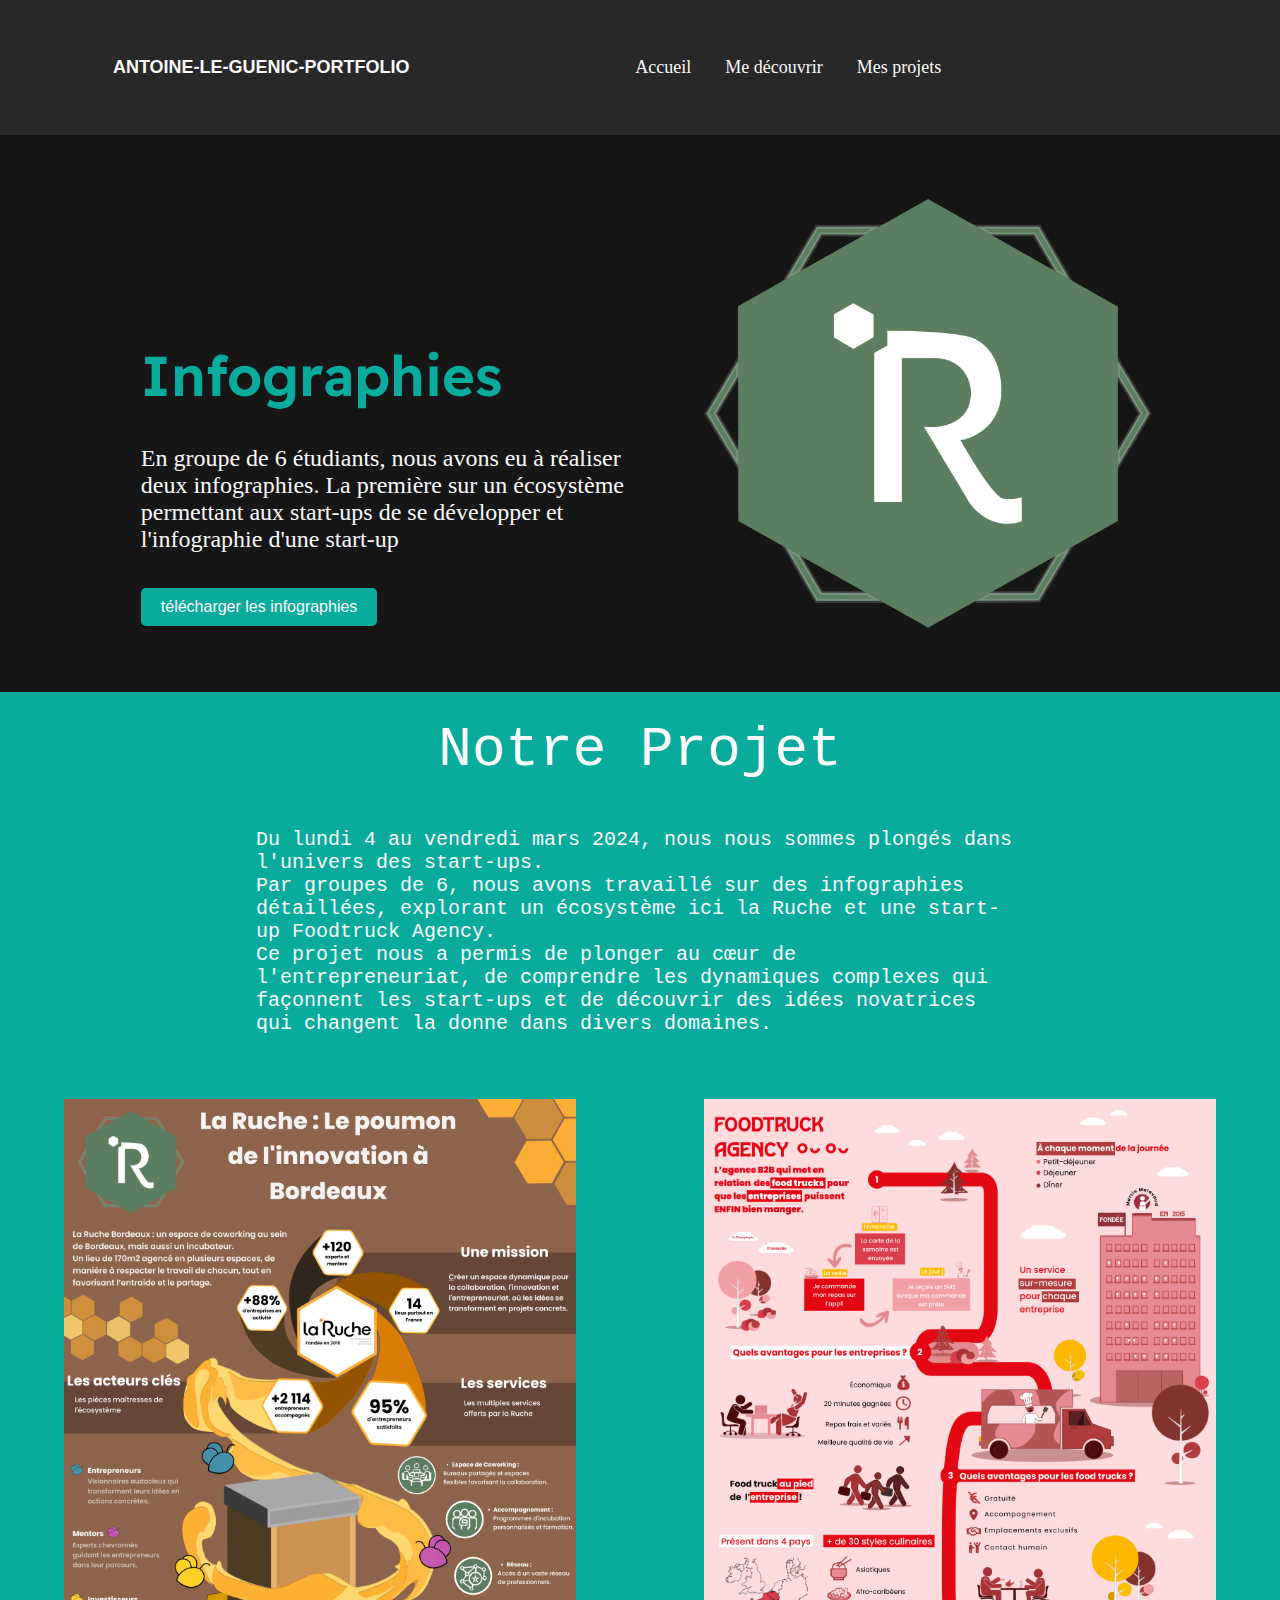
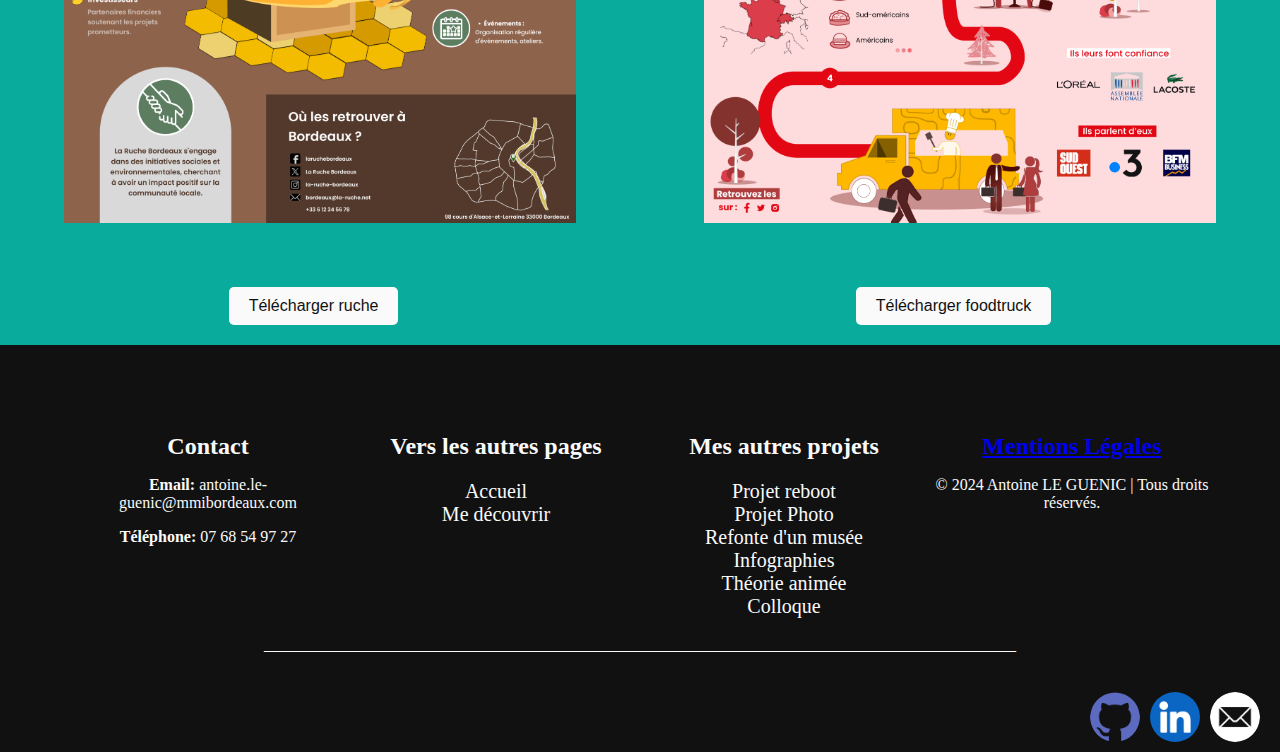
<file: infographie.html>
<!DOCTYPE html>
<html lang="en">
<head>
    <meta charset="UTF-8">
    <meta name="viewport" content="width=device-width, initial-scale=1.0">
    <link rel="stylesheet" href="stylesheet.css">
    <script src="scrypt.js" async></script>
    <link rel="stylesheet" href="https://cdnjs.cloudflare.com/ajax/libs/font-awesome/6.0.0-beta3/css/all.min.css" integrity="sha384-dTfwGEaxHSSKtsqMS4nHsNenHM6brFCasq3OVrP4ChJ6bHnm1X8K5L8x4xHtAMoI" crossorigin="anonymous">
    <link rel="preconnect" href="https://fonts.googleapis.com">
    <link rel="preconnect" href="https://fonts.gstatic.com" crossorigin>
    <link href="https://fonts.googleapis.com/css2?family=Fira+Code:wght@300&family=Inter&family=Montserrat&family=Nosifer&family=Readex+Pro:wght@160..700&display=swap" rel="stylesheet">
    <title>Portfolio</title>
</head>
<header>
    <div class="header_left">
        <a>ANTOINE-LE-GUENIC-PORTFOLIO</a>
    </div>
    <div class="header_right">
        <a href="index.html">Accueil</a>
        <a href="index.html#partie-md">Me découvrir</a>
        <a href="index.html#partie-mps">Mes projets</a>
    </div>

    <div id="mySidenav" class="sidenav">
        <a id="closeBtn" href="#" class="close">&times;</a>
            <ul>
                <li><a href="index.html">Accueil</a></li>
                <li><a href="index.html#partie-md">Me découvrir</a></li>
                <li><a href="index.html#partie-mps">Mes projets</a></li>
            </ul>
        </div>
        
        <a href="#" id="openBtn">
        <span class="burger-icon">
            <span></span>
            <span></span>
            <span></span>
        </span>
        </a>
    
        <script>
            var sidenav = document.getElementById("mySidenav");
            var openBtn = document.getElementById("openBtn");
            var closeBtn = document.getElementById("closeBtn");
            var sidenavLinks = document.getElementsByClassName("sidenav-link");
            
            openBtn.onclick = openNav;
            closeBtn.onclick = closeNav;
            
            for (var i = 0; i < sidenavLinks.length; i++) {
                sidenavLinks[i].onclick = closeNav;
            }
            /* Set the width of the side navigation to 250px */
            function openNav() {
                sidenav.classList.add("active");
            }
            
            /* Set the width of the side navigation to 0 */
            function closeNav() {
                sidenav.classList.remove("active");
            }
        </script>
</header>
<body>
    <div class="presentation">
        <div class="text_present">
            <h1>Infographies</h1>
            <p class="description">En groupe de 6 étudiants, nous avons eu à réaliser deux infographies. La première sur un écosystème permettant aux start-ups de se développer et l'infographie d'une start-up</p>
            <button class="button_green" ><a href="https://tiny-sprite-1443f6.netlify.app">télécharger les infographies</a></button>
        </div>
        <img src="images/Logo Ruche.png" alt="photo portrait">
    </div>

    <div class="projet-infographie">
        <h2 class="titre-infographie">Notre Projet</h2>
        <p> Du lundi 4 au vendredi mars 2024, nous nous sommes plongés dans l'univers des start-ups.<br>
            Par groupes de 6, nous avons travaillé sur des infographies détaillées, explorant un écosystème ici la Ruche et une start-up Foodtruck Agency.<br>
            Ce projet nous a permis de plonger au cœur de l'entrepreneuriat, de comprendre les dynamiques complexes qui façonnent les start-ups et de découvrir des idées novatrices qui changent la donne dans divers domaines.
        </p>
        <div class="deux-infographies">
            <img src="images/Final 1.png" alt="infographie de l'écosystème la ruche">
            <img src="images/Nono 1.png" alt="infographie de la start-up Foodtruck Agency">
        </div>
        <div class="bouton-infographie">
            <div>
                <button id="downloadButton" class="generateDownloadButton-info">Télécharger ruche</button>
                <script>
                document.getElementById('downloadButton').addEventListener('click', function() {
                    // URL de l'image à télécharger
                    const imageUrl = 'images/Final 1.pdf';
                    // Créer un élément <a> pour le téléchargement
                    const downloadLink = document.createElement('a');
                    downloadLink.href = imageUrl;
                    downloadLink.download = 'images/Final 1.pdf'; // Nom du fichier téléchargé
                    // Ajouter le lien de téléchargement à la page (optionnel)
                    document.body.appendChild(downloadLink);

                    // Simuler un clic sur le lien pour déclencher le téléchargement
                    downloadLink.click();

                    // Supprimer le lien après le téléchargement (optionnel)
                    document.body.removeChild(downloadLink);
                });
                </script>                 
            </div>
            <div>
                <button id="downloadButton2" class="generateDownloadButton-info">Télécharger foodtruck</button>
                <script>
                document.getElementById('downloadButton2').addEventListener('click', function() {
                    // URL de l'image à télécharger
                    const imageUrl = 'images/Nono 1.pdf';
                    // Créer un élément <a> pour le téléchargement
                    const downloadLink = document.createElement('a');
                    downloadLink.href = imageUrl;
                    downloadLink.download = 'images/Nono 1.pdf'; // Nom du fichier téléchargé
                    // Ajouter le lien de téléchargement à la page (optionnel)
                    document.body.appendChild(downloadLink);

                    // Simuler un clic sur le lien pour déclencher le téléchargement
                    downloadLink.click();

                    // Supprimer le lien après le téléchargement (optionnel)
                    document.body.removeChild(downloadLink);
                });
                </script>   
            </div>
        </div>
    </div>
</body>

<footer>
    <div class="colonne">
        <h3>Contact</h3>
        <p><strong>Email:</strong> antoine.le-guenic@mmibordeaux.com</p>
        <p><strong>Téléphone:</strong> 07 68 54 97 27</p>
    </div>
    <div class="colonne">
        <h3>Vers les autres pages</h3>
        <ul>
            <li><a href="index.html">Accueil</a></li>
            <li><a href="medecouvrir.html">Me découvrir</a></li>
        </ul>
    </div>
    <div class="colonne">
        <h3>Mes autres projets</h3>
        <ul>
            <li><a href="projet-reboot.html">Projet reboot</a></li>
            <li><a href="projet-photo.html">Projet Photo</a></li>
            <li><a href="musée-guimet.html">Refonte d'un musée</a></li>
            <li><a href="infographie.html">Infographies</a></li>
            <li><a href="theorie.html">Théorie animée</a></li>
            <li><a href="colloque.html">Colloque</a></li>
        </ul>
    </div>
    <div class="colonne">
        <a href="mention-légales.html"><h3>Mentions Légales</h3></a>
        <p>© 2024 Antoine LE GUENIC | Tous droits réservés.</p>
    </div>
    <div class="trait-footer">
        <p>______________________________________________________________________________________________</p>
    </div>
    <div class="logo-container">
        <div class="logo">
            <a href="https://github.com/AntoineLGBG"><img src="images/github.png" alt="GitHub Logo"></a>
        </div>
        <div class="logo">
            <a href="www.linkedin.com/in/antoine-le-guenic-44098a294"><img src="images/linkedin.png" alt="LinkedIn Logo"></a>
        </div>
        <div class="logo">
            <a href="antoine.le-guenic@mmibordeaux.com"><img src="images/e-mail.png" alt="Email"></a>
        </div>
    </div>        
</footer>
</file>
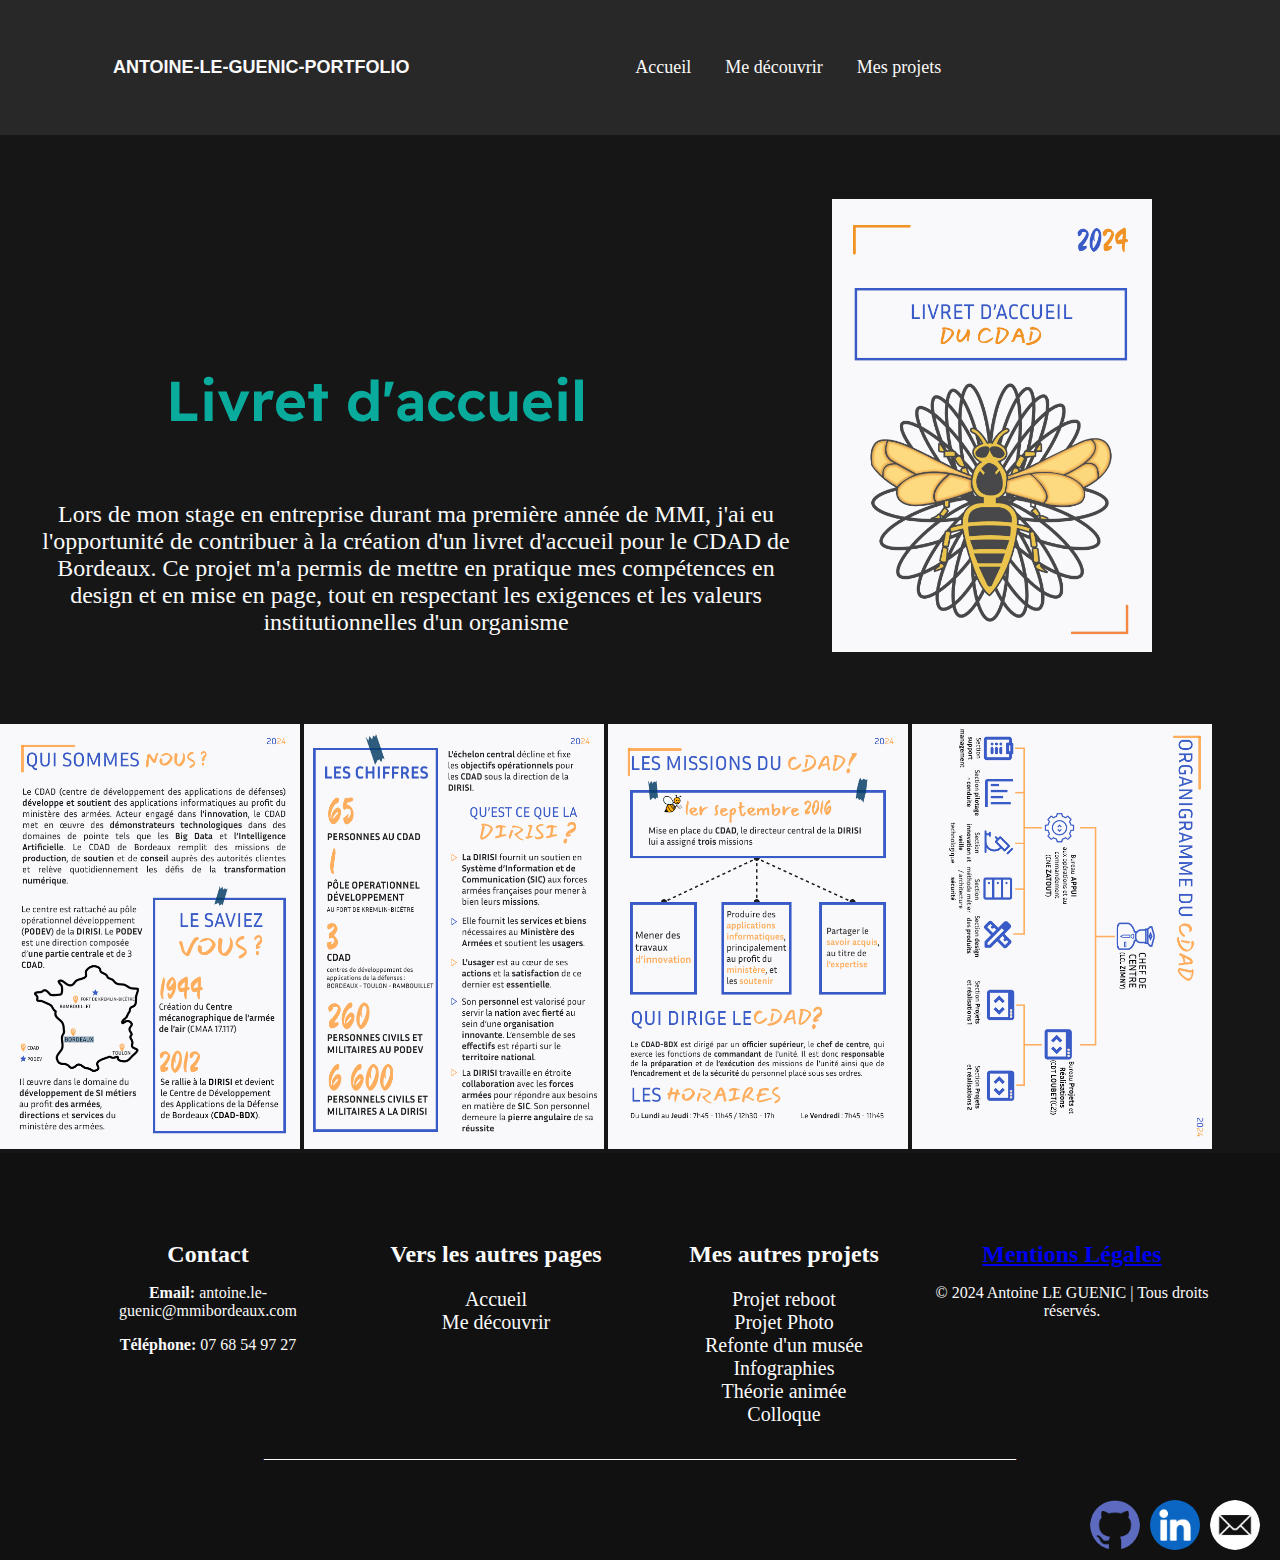
<file: livret.html>
<!DOCTYPE html>
<html lang="en">
<head>
    <meta charset="UTF-8">
    <meta name="viewport" content="width=device-width, initial-scale=1.0">
    <link rel="stylesheet" href="stylesheet.css">
    <script src="scrypt.js" async></script>
    <link rel="stylesheet" href="https://cdnjs.cloudflare.com/ajax/libs/font-awesome/6.0.0-beta3/css/all.min.css" integrity="sha384-dTfwGEaxHSSKtsqMS4nHsNenHM6brFCasq3OVrP4ChJ6bHnm1X8K5L8x4xHtAMoI" crossorigin="anonymous">
    <link rel="preconnect" href="https://fonts.googleapis.com">
    <link rel="preconnect" href="https://fonts.gstatic.com" crossorigin>
    <link href="https://fonts.googleapis.com/css2?family=Fira+Code:wght@300&family=Inter&family=Montserrat&family=Nosifer&family=Readex+Pro:wght@160..700&display=swap" rel="stylesheet">
    <title>Portfolio</title>
</head>
<header>
    <div class="header_left">
        <a>ANTOINE-LE-GUENIC-PORTFOLIO</a>
    </div>
    <div class="header_right">
        <a href="index.html">Accueil</a>
        <a href="index.html#partie-md">Me découvrir</a>
        <a href="index.html#partie-mps">Mes projets</a>
    </div>

    <div id="mySidenav" class="sidenav">
        <a id="closeBtn" href="#" class="close">&times;</a>
            <ul>
                <li><a href="index.html">Accueil</a></li>
                <li><a href="index.html#partie-md">Me découvrir</a></li>
                <li><a href="index.html#partie-mps">Mes projets</a></li>
            </ul>
        </div>
        
        <a href="#" id="openBtn">
        <span class="burger-icon">
            <span></span>
            <span></span>
            <span></span>
        </span>
        </a>
    
        <script>
            var sidenav = document.getElementById("mySidenav");
            var openBtn = document.getElementById("openBtn");
            var closeBtn = document.getElementById("closeBtn");
            var sidenavLinks = document.getElementsByClassName("sidenav-link");
            
            openBtn.onclick = openNav;
            closeBtn.onclick = closeNav;
            
            for (var i = 0; i < sidenavLinks.length; i++) {
                sidenavLinks[i].onclick = closeNav;
            }
            /* Set the width of the side navigation to 250px */
            function openNav() {
                sidenav.classList.add("active");
            }
            
            /* Set the width of the side navigation to 0 */
            function closeNav() {
                sidenav.classList.remove("active");
            }
        </script>
</header>

<body>
    <div class="presentation_theorie">
        <div class="text_present">
            <h1>Livret d'accueil</h1>
            <p class="description_theorie">Lors de mon stage en entreprise durant ma première année de MMI, j'ai eu l'opportunité de contribuer à la création d'un livret d'accueil pour le CDAD de Bordeaux. Ce projet m'a permis de mettre en pratique mes compétences en design et en mise en page, tout en respectant les exigences et les valeurs institutionnelles d'un organisme </p>
        </div>
        <img src="images/Page de garde.jpg" alt="dessin personnage" class="dessin">
    </div>
</body>

<div class="livret-img" ></div>
    <img src="images/Qui sommes nous.jpg" alt="dessin personnage" class="dessin" style="width: 100%; max-width: 300px;">
    <img src="images/deuxieme page.jpg" alt="dessin personnage" class="dessin" style="width: 100%; max-width: 300px;">
    <img src="images/les missions.jpg" alt="dessin personnage" class="dessin" style="width: 100%; max-width: 300px;">
    <img src="images/Organigramme.jpg" alt="dessin personnage" class="dessin" style="width: 100%; max-width: 300px;">
</div>

<footer>
    <div class="colonne">
        <h3>Contact</h3>
        <p><strong>Email:</strong> antoine.le-guenic@mmibordeaux.com</p>
        <p><strong>Téléphone:</strong> 07 68 54 97 27</p>
    </div>
    <div class="colonne">
        <h3>Vers les autres pages</h3>
        <ul>
            <li><a href="index.html">Accueil</a></li>
            <li><a href="medecouvrir.html">Me découvrir</a></li>
        </ul>
    </div>
    <div class="colonne">
        <h3>Mes autres projets</h3>
        <ul>
            <li><a href="projet-reboot.html">Projet reboot</a></li>
            <li><a href="projet-photo.html">Projet Photo</a></li>
            <li><a href="musée-guimet.html">Refonte d'un musée</a></li>
            <li><a href="infographie.html">Infographies</a></li>
            <li><a href="theorie.html">Théorie animée</a></li>
            <li><a href="colloque.html">Colloque</a></li>
        </ul>
    </div>
    <div class="colonne">
        <a href="mention-légales.html"><h3>Mentions Légales</h3></a>
        <p>© 2024 Antoine LE GUENIC | Tous droits réservés.</p>
    </div>
    <div class="trait-footer">
        <p>______________________________________________________________________________________________</p>
    </div>
    <div class="logo-container">
        <div class="logo">
            <a href="https://github.com/AntoineLGBG"><img src="images/github.png" alt="GitHub Logo"></a>
        </div>
        <div class="logo">
            <a href="www.linkedin.com/in/antoine-le-guenic-44098a294"><img src="images/linkedin.png" alt="LinkedIn Logo"></a>
        </div>
        <div class="logo">
            <a href="antoine.le-guenic@mmibordeaux.com"><img src="images/e-mail.png" alt="Email"></a>
        </div>
    </div>        
</footer>
</file>
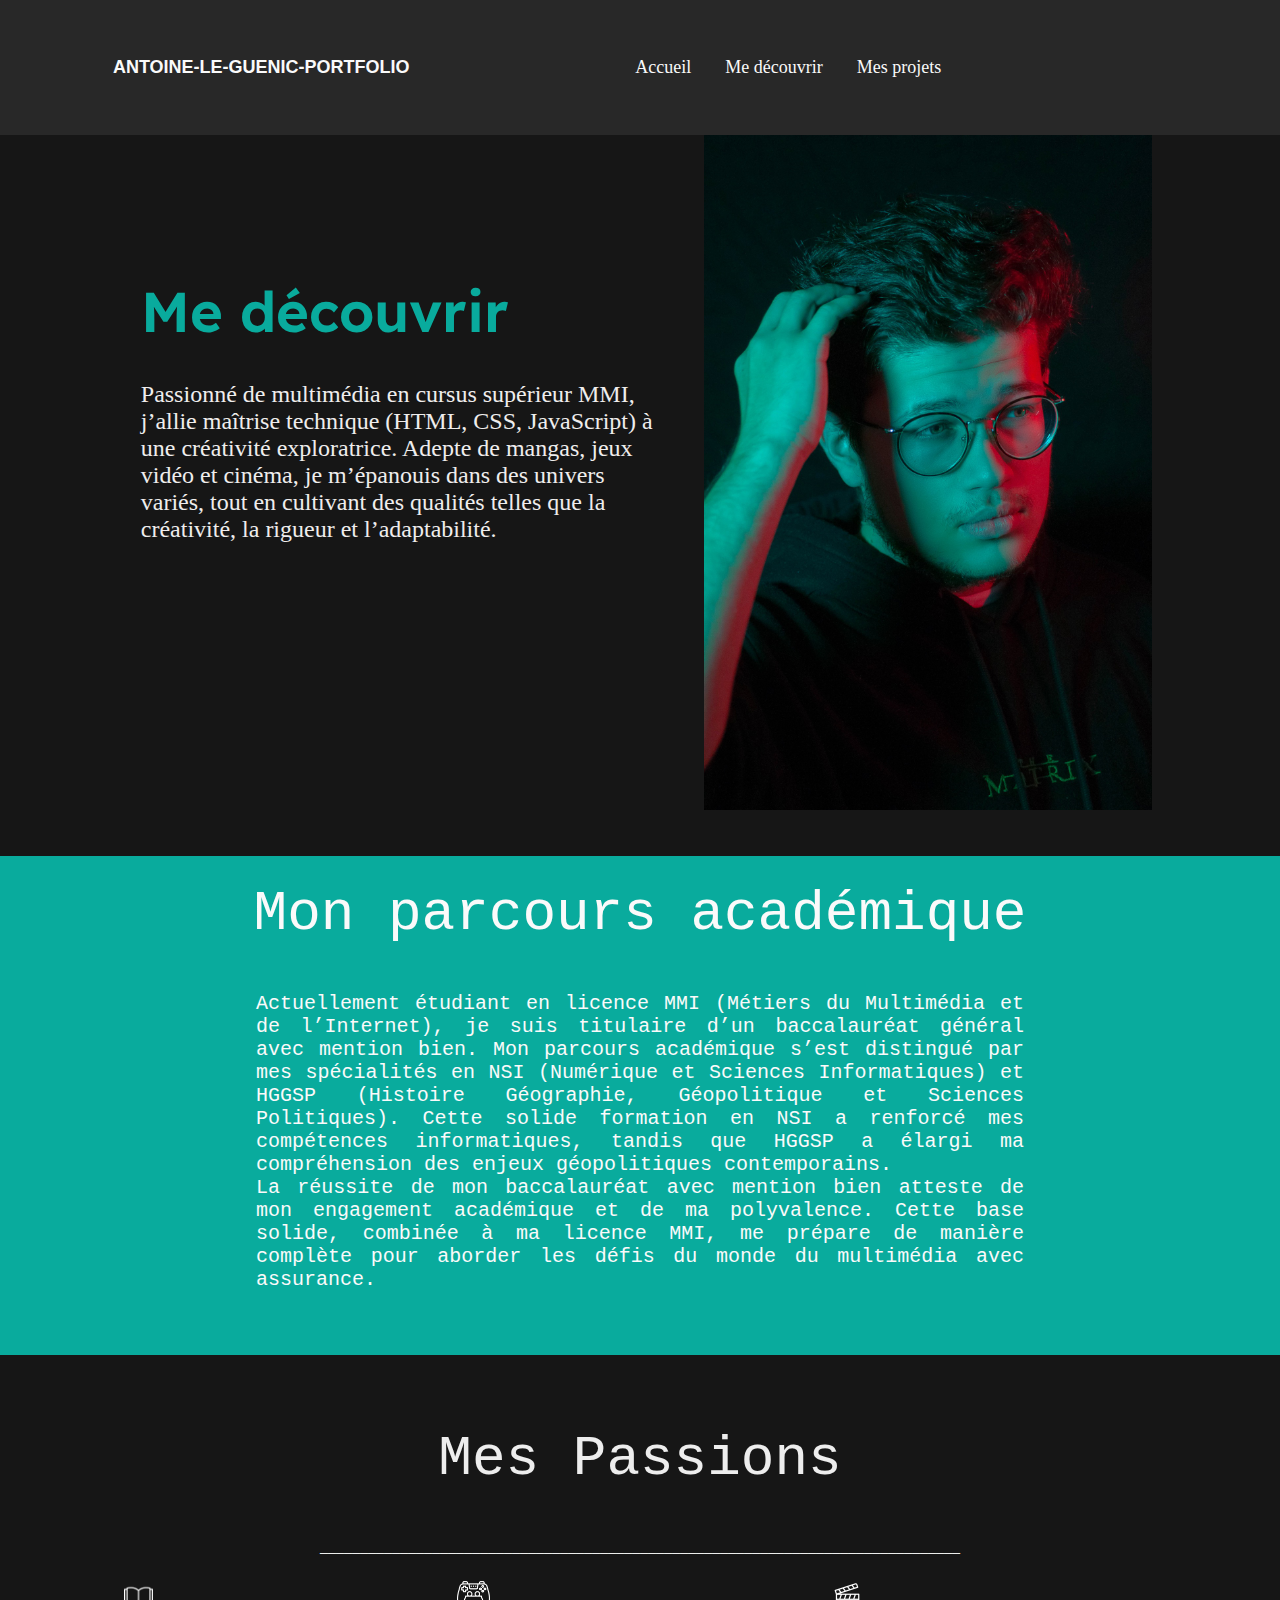
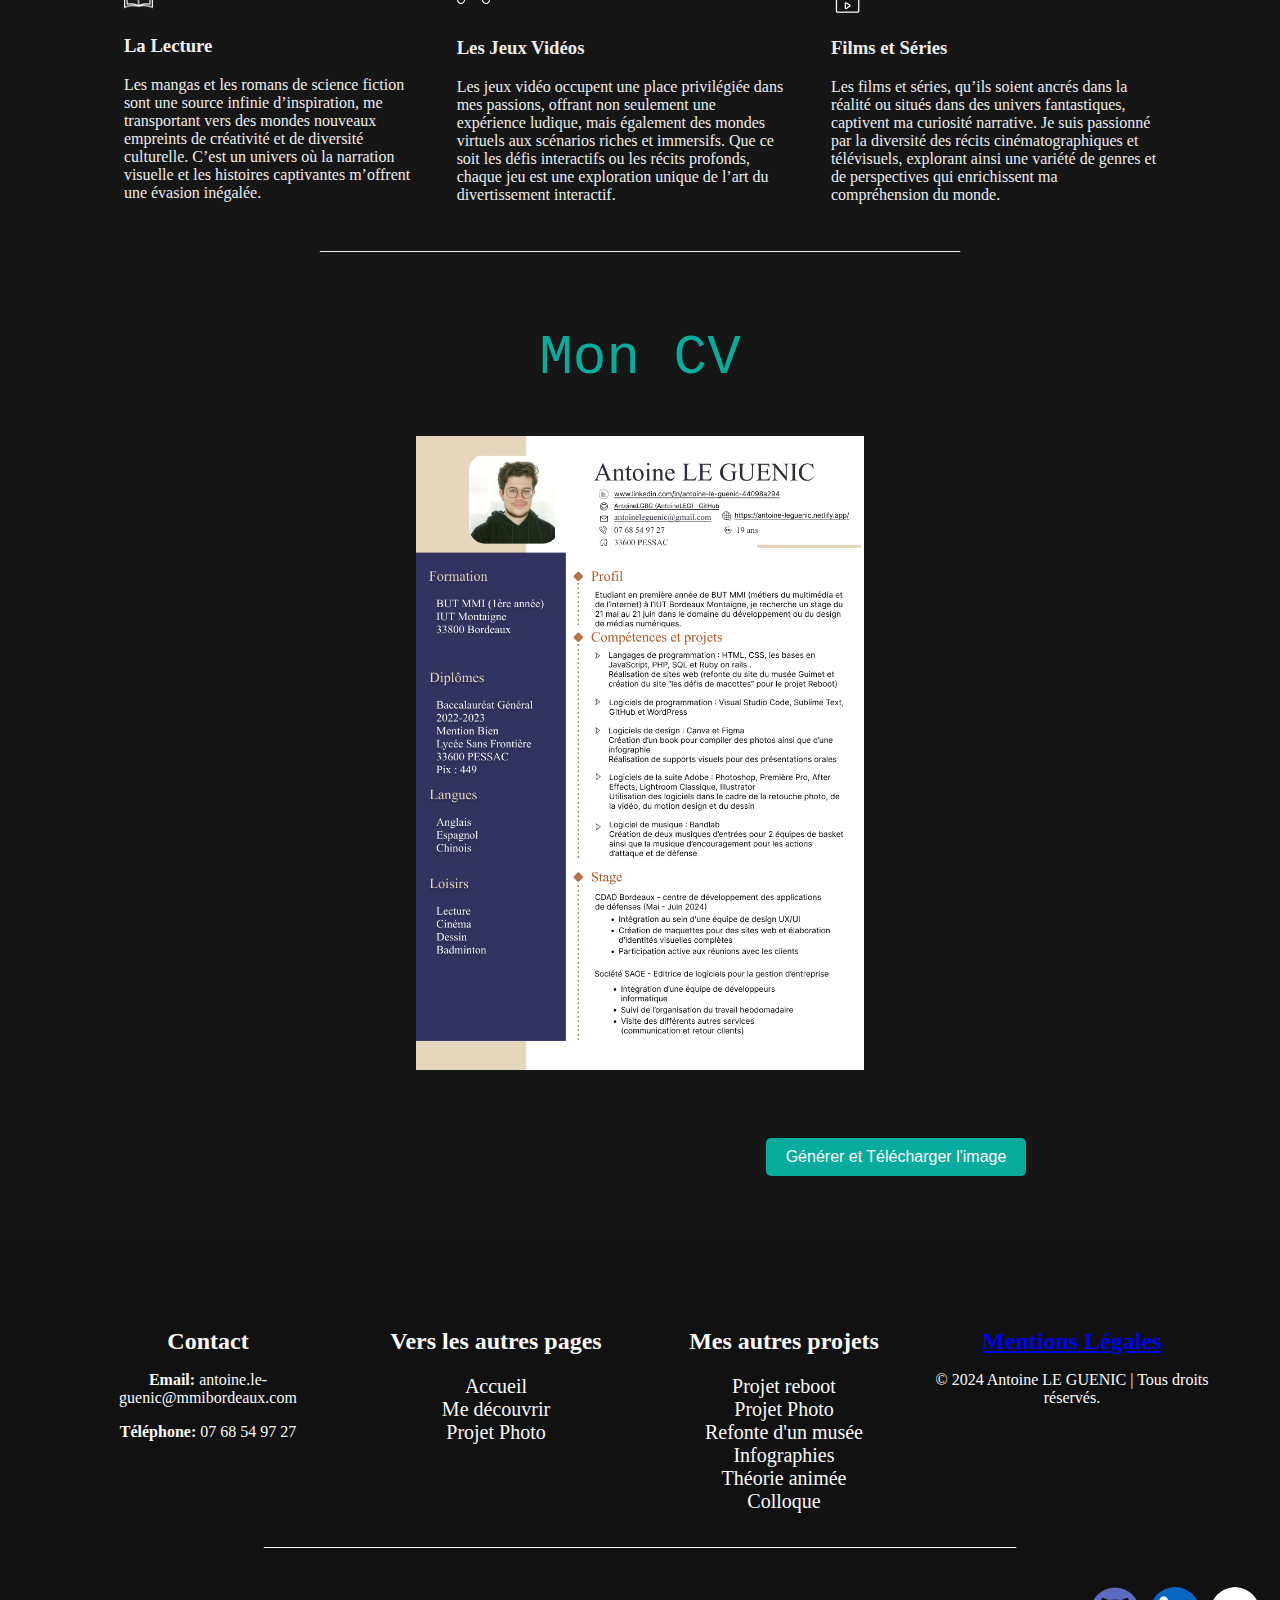
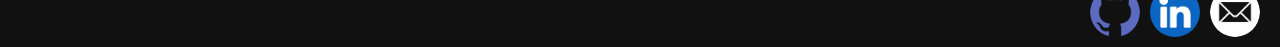
<file: medecouvrir.html>
<!DOCTYPE html>
<html lang="en">
    <head>
        <meta charset="UTF-8">
        <meta name="viewport" content="width=device-width, initial-scale=1.0">
        <link rel="stylesheet" href="stylesheet.css">
        <link rel="preconnect" href="https://fonts.googleapis.com">
        <link rel="preconnect" href="https://fonts.gstatic.com" crossorigin>
        <script src="scrypt.js"></script>
        <link href="https://fonts.googleapis.com/css2?family=Fira+Code:wght@300&family=Inter&family=Montserrat&family=Nosifer&family=Readex+Pro:wght@160..700&display=swap" rel="stylesheet">
        <title>Portfolio</title>
    </head>
<header>
    <div class="header_left">
        <a>ANTOINE-LE-GUENIC-PORTFOLIO</a>
    </div>
    <div class="header_right">
        <a href="index.html">Accueil</a>
        <a href="index.html#partie-md">Me découvrir</a>
        <a href="index.html#partie-mps">Mes projets</a>
    </div>

    <div id="mySidenav" class="sidenav">
        <a id="closeBtn" href="#" class="close">&times;</a>
            <ul>
                <li><a href="index.html">Accueil</a></li>
                <li><a href="index.html#partie-md">Me découvrir</a></li>
                <li><a href="index.html#partie-mps">Mes projets</a></li>
            </ul>
        </div>
        
        <a href="#" id="openBtn">
        <span class="burger-icon">
            <span></span>
            <span></span>
            <span></span>
        </span>
        </a>
    
        <script>
            var sidenav = document.getElementById("mySidenav");
            var openBtn = document.getElementById("openBtn");
            var closeBtn = document.getElementById("closeBtn");
            var sidenavLinks = document.getElementsByClassName("sidenav-link");
            
            openBtn.onclick = openNav;
            closeBtn.onclick = closeNav;
            
            for (var i = 0; i < sidenavLinks.length; i++) {
                sidenavLinks[i].onclick = closeNav;
            }
            /* Set the width of the side navigation to 250px */
            function openNav() {
                sidenav.classList.add("active");
            }
            
            /* Set the width of the side navigation to 0 */
            function closeNav() {
                sidenav.classList.remove("active");
            }
        </script>
</header>
<body>
    <div class="presentation_medecouvrir">
        <div class="text_present">
            <h1>Me découvrir </h1>
            <p class="medecouvrir-description">Passionné de multimédia en cursus supérieur MMI, j’allie maîtrise technique (HTML, CSS, JavaScript) à une créativité exploratrice. Adepte de mangas, jeux vidéo et cinéma, je m’épanouis dans des univers variés, tout en cultivant des qualités telles que la créativité, la rigueur et l’adaptabilité.</p>
        </div>
        <img class="medecouvrir-img" src="images/1704816742807.jpg" alt="photo portrait">
    </div>
    
    <div class="medecouvrir-deux">
        <h2>Mon parcours académique</h2>

        <p>Actuellement étudiant en licence MMI (Métiers du Multimédia et de l’Internet), je suis titulaire d’un baccalauréat général avec mention bien. 
            Mon parcours académique s’est distingué par mes spécialités en NSI (Numérique et Sciences Informatiques) et HGGSP (Histoire Géographie, Géopolitique et Sciences Politiques). 
            Cette solide formation en NSI a renforcé mes compétences informatiques, tandis que HGGSP a élargi ma compréhension des enjeux géopolitiques contemporains.</p>
        
        <p class="fin-partdeux">La réussite de mon baccalauréat avec mention bien atteste de mon engagement académique et de ma polyvalence. Cette base solide, combinée à ma licence MMI, me prépare de manière complète pour aborder les défis du monde du multimédia avec assurance.</p>
    </div>

    <div class="medecouvrir-trois">
        <h2>Mes Passions</h2>
        <p class="trait-passion">________________________________________________________________________________</p>
        <div class="liste-passion">
            <div class="lecture">
                <img src="images/livre.png" alt="image livre">
                <h3>La Lecture</h3>
                <p>Les mangas et les romans de science fiction sont une source infinie d’inspiration, me transportant vers des mondes nouveaux empreints de créativité et de diversité culturelle. 
                    C’est un univers où la narration visuelle et les histoires captivantes m’offrent une évasion inégalée.</p>
            </div>
            <div class="jeux-video">
                <img src="images/manette.png" alt="images manettes">
                <h3>Les Jeux Vidéos</h3>
                <p>Les jeux vidéo occupent une place privilégiée dans mes passions, offrant non seulement une expérience ludique, mais également des mondes virtuels aux scénarios riches et immersifs. 
                    Que ce soit les défis interactifs ou les récits profonds, chaque jeu est une exploration unique de l’art du divertissement interactif.</p>
            </div>
            <div class="films-series">
                <img src="images/clap.png" alt="images ecran">
                <h3>Films et Séries</h3>
                <p>Les films et séries, qu’ils soient ancrés dans la réalité ou situés dans des univers fantastiques, captivent ma curiosité narrative. 
                    Je suis passionné par la diversité des récits cinématographiques et télévisuels, explorant ainsi une variété de genres et de perspectives qui enrichissent ma compréhension du monde.</p>
            </div>
        </div>
        <p class="trait-passion">________________________________________________________________________________</p>
    </div>

    <div class="CV">
        <h2 class="moncv">Mon CV</h2>
        <img src="images/LE GUENIC Antoine CV.jpg" alt="mon CV">
        <div>
            <button id="generateDownloadButton" class="generateDownloadButton">Générer et Télécharger l'image</button>
            <script>
                document.getElementById('generateDownloadButton').addEventListener('click', function() {
                    // Suppose que vous avez une fonction pour générer l'URL de l'image
                    const imageUrl = generateImageUrl(); // À remplacer par votre fonction
    
                    const downloadLink = document.createElement('a');
                    downloadLink.href = imageUrl;
                    downloadLink.download = 'LE GUENIC_Antoine_CV.pdf';
                    downloadLink.innerHTML = 'Télécharger l\'image';
                    downloadLink.style.display = 'none'; // Optionnel : pour masquer le lien
    
                    document.body.appendChild(downloadLink);
    
                    downloadLink.click();
    
                    document.body.removeChild(downloadLink);
                });
    
                function generateImageUrl() {
                    // Logique pour générer l'URL de l'image
                    return 'images/LE GUENIC Antoine CV.jpg';
                }
            </script>
        </div>
    </div>

    <footer>
        <div class="colonne">
            <h3>Contact</h3>
            <p><strong>Email:</strong> antoine.le-guenic@mmibordeaux.com</p>
            <p><strong>Téléphone:</strong> 07 68 54 97 27</p>
        </div>
        <div class="colonne">
            <h3>Vers les autres pages</h3>
            <ul>
                <li><a href="index.html">Accueil</a></li>
                <li><a href="medecouvrir.html">Me découvrir</a></li>
                <li><a href="projet-photo.html">Projet Photo</a></li>
            </ul>
        </div>
        <div class="colonne">
            <h3>Mes autres projets</h3>
            <ul>
                <li><a href="projet-reboot.html">Projet reboot</a></li>
                <li><a href="projet-photo.html">Projet Photo</a></li>
                <li><a href="musée-guimet.html">Refonte d'un musée</a></li>
                <li><a href="infographie.html">Infographies</a></li>
                <li><a href="theorie.html">Théorie animée</a></li>
                <li><a href="colloque.html">Colloque</a></li>
            </ul>
        </div>
        <div class="colonne">
            <a href="mention-légales.html"><h3>Mentions Légales</h3></a>
            <p>© 2024 Antoine LE GUENIC | Tous droits réservés.</p>
        </div>
        <div class="trait-footer">
            <p>______________________________________________________________________________________________</p>
        </div>
        <div class="logo-container">
            <div class="logo">
                <a href="https://github.com/AntoineLGBG"><img src="images/github.png" alt="GitHub Logo"></a>
            </div>
            <div class="logo">
                <a href="www.linkedin.com/in/antoine-le-guenic-44098a294"><img src="images/linkedin.png" alt="LinkedIn Logo"></a>
            </div>
            <div class="logo">
                <a href="antoine.le-guenic@mmibordeaux.com"><img src="images/e-mail.png" alt="Email"></a>
            </div>
        </div>        
    </footer>
</body>
</html>
</file>
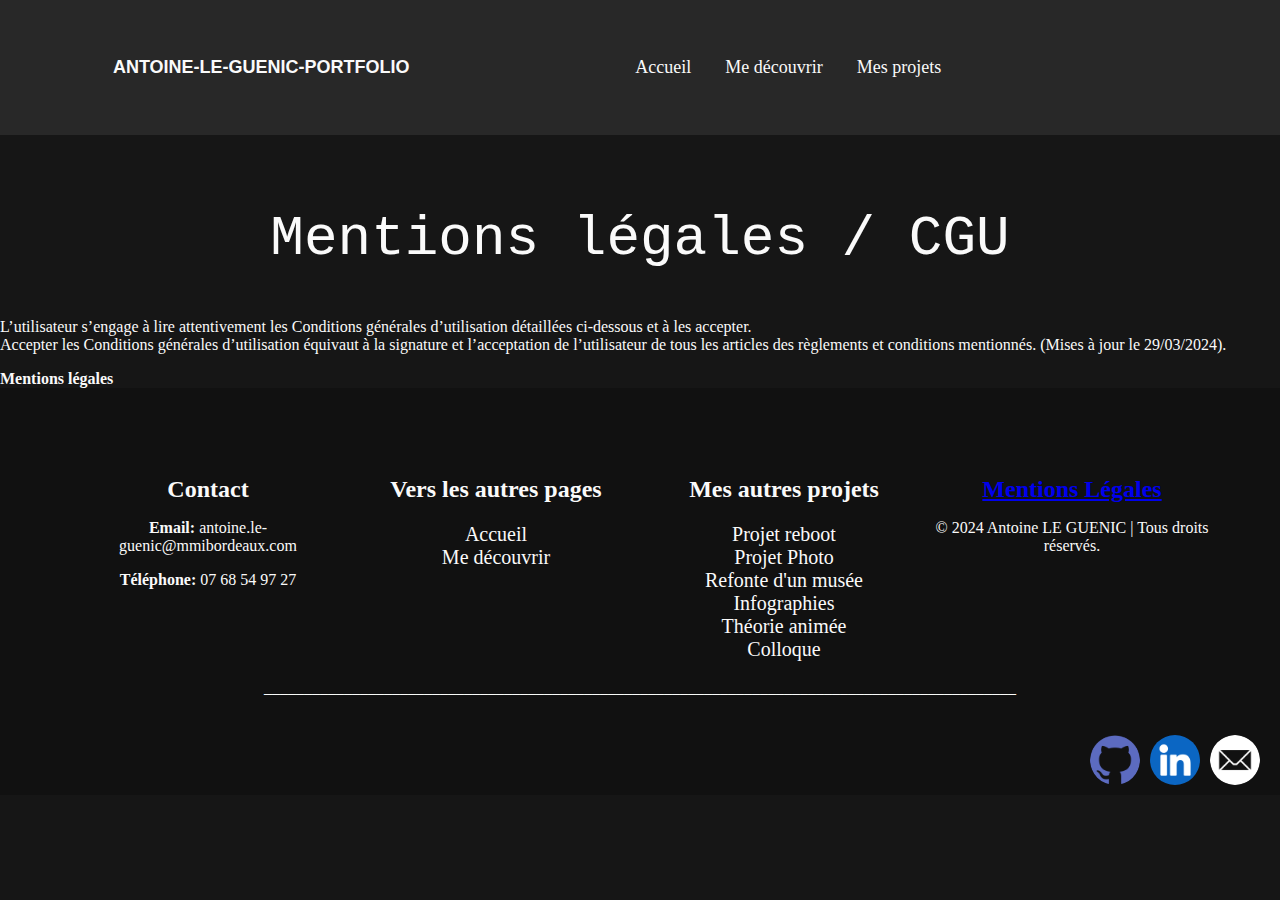
<file: mention-légales.html>
<!DOCTYPE html>
<html lang="en">
<head>
    <meta charset="UTF-8">
    <meta name="viewport" content="width=device-width, initial-scale=1.0">
    <link rel="stylesheet" href="stylesheet.css">
    <link rel="stylesheet" href="https://cdnjs.cloudflare.com/ajax/libs/font-awesome/6.0.0-beta3/css/all.min.css" integrity="sha384-dTfwGEaxHSSKtsqMS4nHsNenHM6brFCasq3OVrP4ChJ6bHnm1X8K5L8x4xHtAMoI" crossorigin="anonymous">
    <link rel="preconnect" href="https://fonts.googleapis.com">
    <link rel="preconnect" href="https://fonts.gstatic.com" crossorigin>
    <link href="https://fonts.googleapis.com/css2?family=Fira+Code:wght@300&family=Inter&family=Montserrat&family=Nosifer&family=Readex+Pro:wght@160..700&display=swap" rel="stylesheet">
    <title>Portfolio</title>
</head>
<header>
    <div class="header_left">
        <a>ANTOINE-LE-GUENIC-PORTFOLIO</a>
    </div>
    <div class="header_right">
        <a href="index.html">Accueil</a>
        <a href="index.html#partie-md">Me découvrir</a>
        <a href="index.html#partie-mps">Mes projets</a>
    </div>

    <div id="mySidenav" class="sidenav">
        <a id="closeBtn" href="#" class="close">&times;</a>
            <ul>
                <li><a href="index.html">Accueil</a></li>
                <li><a href="index.html#partie-md">Me découvrir</a></li>
                <li><a href="index.html#partie-mps">Mes projets</a></li>
            </ul>
        </div>
        
        <a href="#" id="openBtn">
        <span class="burger-icon">
            <span></span>
            <span></span>
            <span></span>
        </span>
        </a>
    
        <script>
            var sidenav = document.getElementById("mySidenav");
            var openBtn = document.getElementById("openBtn");
            var closeBtn = document.getElementById("closeBtn");
            var sidenavLinks = document.getElementsByClassName("sidenav-link");
            
            openBtn.onclick = openNav;
            closeBtn.onclick = closeNav;
            
            for (var i = 0; i < sidenavLinks.length; i++) {
                sidenavLinks[i].onclick = closeNav;
            }
            /* Set the width of the side navigation to 250px */
            function openNav() {
                sidenav.classList.add("active");
            }
            
            /* Set the width of the side navigation to 0 */
            function closeNav() {
                sidenav.classList.remove("active");
            }
        </script>
</header>
<body>
    <div class="mention">
        <h2 class="mention-légales">Mentions légales / CGU</h2>
        <p>L’utilisateur s’engage à lire attentivement les Conditions générales d’utilisation détaillées ci-dessous et à les accepter. <br>
            Accepter les Conditions générales d’utilisation équivaut à la signature et l’acceptation de l’utilisateur de tous les articles des règlements et conditions mentionnés. (Mises à jour le 29/03/2024).
        </p>
        <strong>Mentions légales</strong>
    </div>
    

</body>

<footer>
    <div class="colonne">
        <h3>Contact</h3>
        <p><strong>Email:</strong> antoine.le-guenic@mmibordeaux.com</p>
        <p><strong>Téléphone:</strong> 07 68 54 97 27</p>
    </div>
    <div class="colonne">
        <h3>Vers les autres pages</h3>
        <ul>
            <li><a href="index.html">Accueil</a></li>
            <li><a href="medecouvrir.html">Me découvrir</a></li>
        </ul>
    </div>
    <div class="colonne">
        <h3>Mes autres projets</h3>
        <ul>
            <li><a href="projet-reboot.html">Projet reboot</a></li>
            <li><a href="projet-photo.html">Projet Photo</a></li>
            <li><a href="musée-guimet.html">Refonte d'un musée</a></li>
            <li><a href="infographie.html">Infographies</a></li>
            <li><a href="theorie.html">Théorie animée</a></li>
            <li><a href="colloque.html">Colloque</a></li>
        </ul>
    </div>
    <div class="colonne">
        <a href="mention-légales.html"><h3>Mentions Légales</h3></a>
        <p>© 2024 Antoine LE GUENIC | Tous droits réservés.</p>
    </div>
    <div class="trait-footer">
        <p>______________________________________________________________________________________________</p>
    </div>
    <div class="logo-container">
        <div class="logo">
            <a href="https://github.com/AntoineLGBG"><img src="images/github.png" alt="GitHub Logo"></a>
        </div>
        <div class="logo">
            <a href="www.linkedin.com/in/antoine-le-guenic-44098a294"><img src="images/linkedin.png" alt="LinkedIn Logo"></a>
        </div>
        <div class="logo">
            <a href="antoine.le-guenic@mmibordeaux.com"><img src="images/e-mail.png" alt="Email"></a>
        </div>
    </div>        
</footer>
</file>
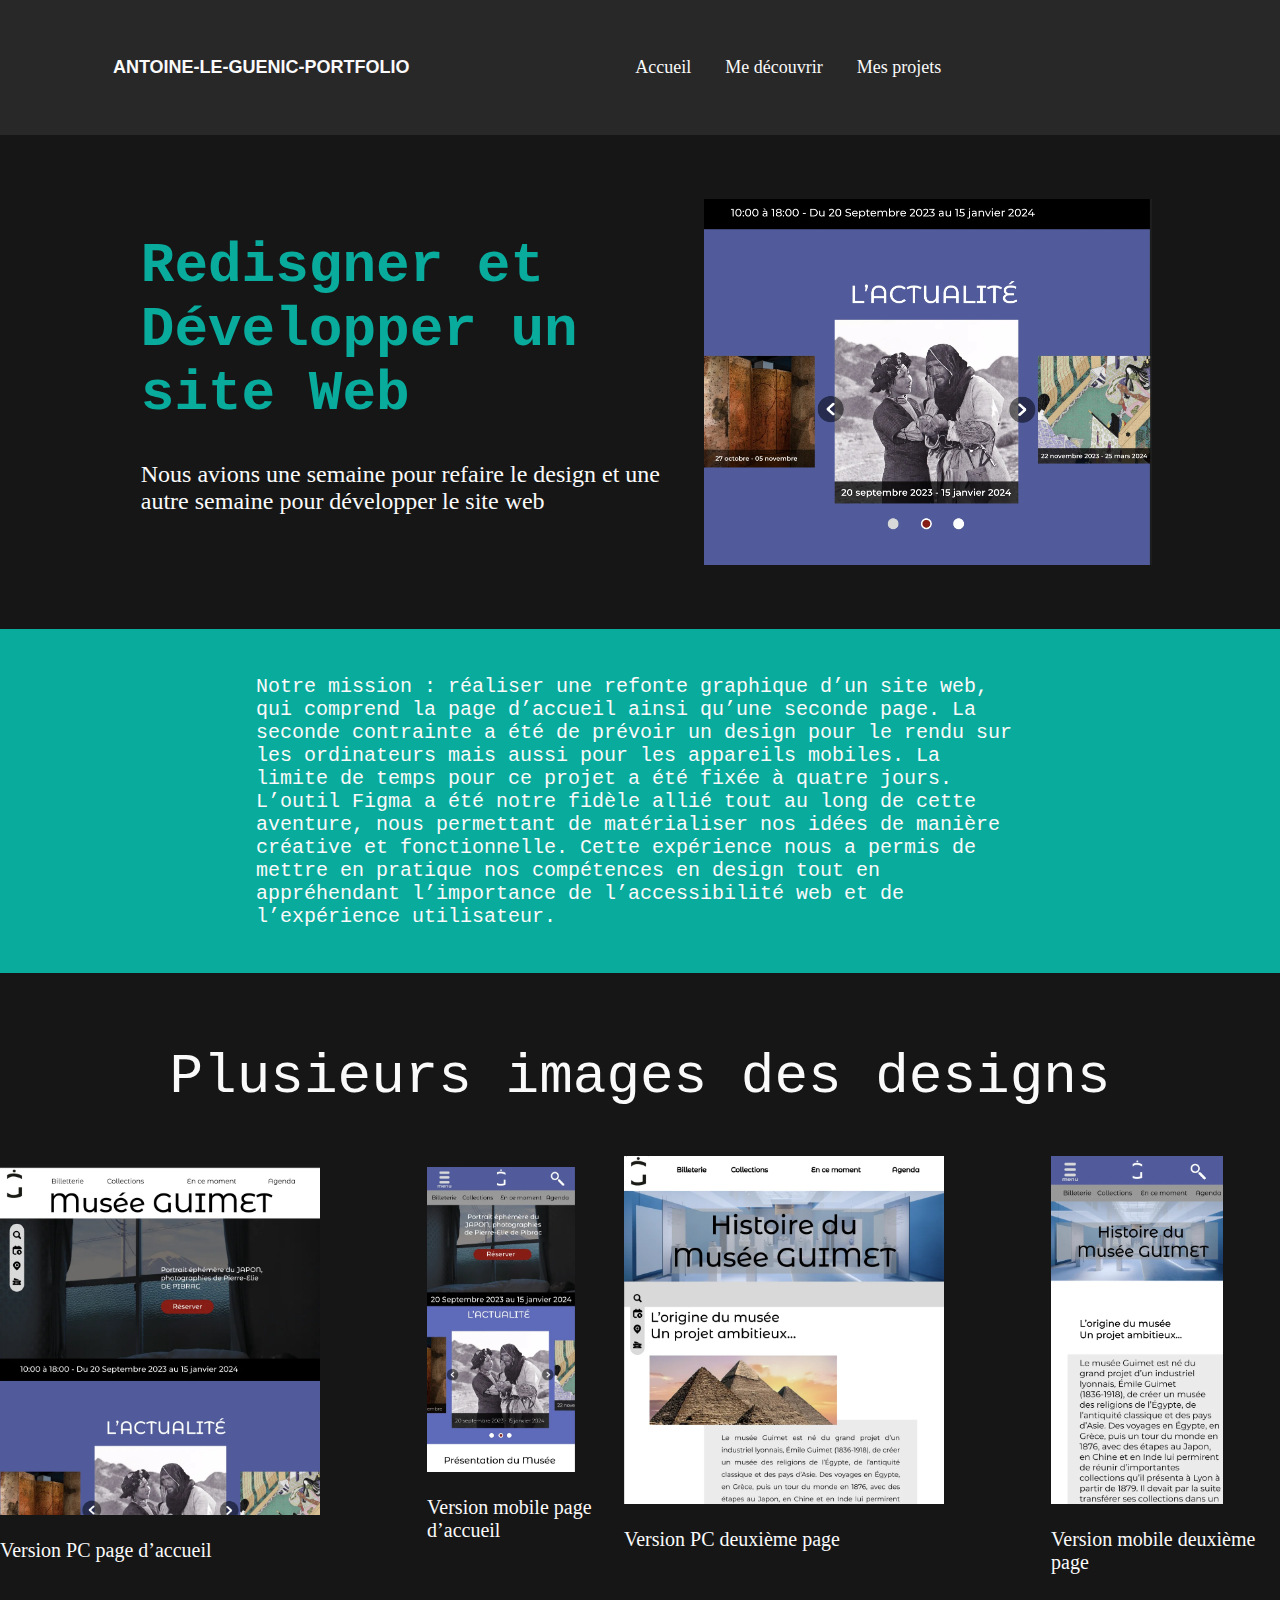
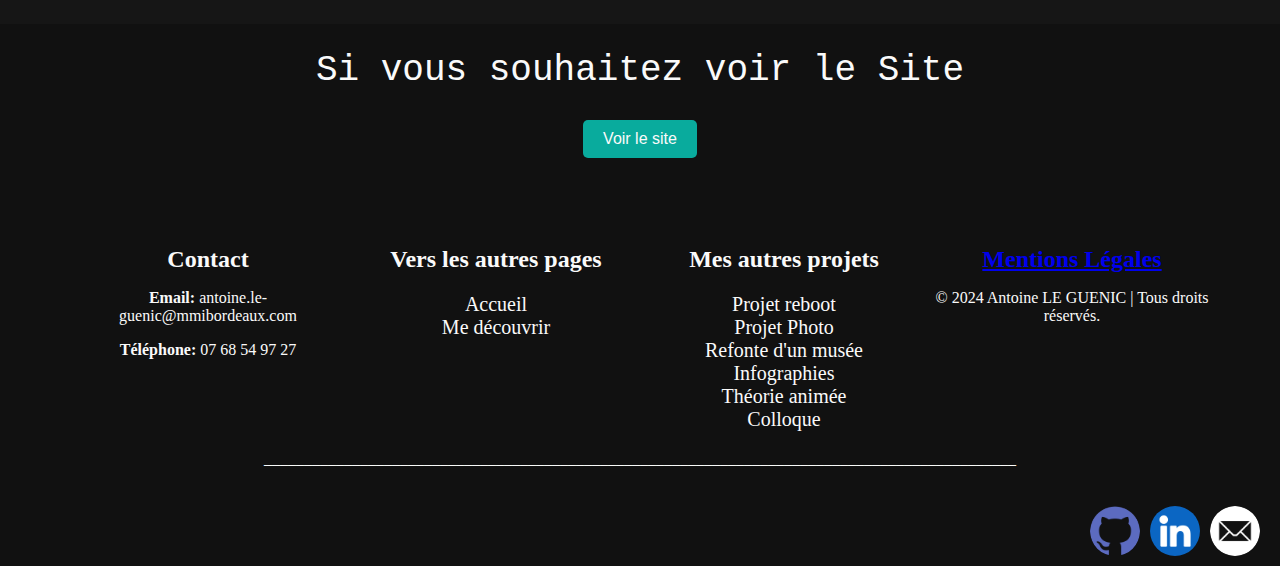
<file: musée-guimet.html>
<!DOCTYPE html>
<html lang="en">
<head>
    <meta charset="UTF-8">
    <meta name="viewport" content="width=device-width, initial-scale=1.0">
    <link rel="stylesheet" href="stylesheet.css">
    <script src="scrypt.js" async></script>
    <link rel="stylesheet" href="https://cdnjs.cloudflare.com/ajax/libs/font-awesome/6.0.0-beta3/css/all.min.css" integrity="sha384-dTfwGEaxHSSKtsqMS4nHsNenHM6brFCasq3OVrP4ChJ6bHnm1X8K5L8x4xHtAMoI" crossorigin="anonymous">
    <link rel="preconnect" href="https://fonts.googleapis.com">
    <link rel="preconnect" href="https://fonts.gstatic.com" crossorigin>
    <link href="https://fonts.googleapis.com/css2?family=Fira+Code:wght@300&family=Inter&family=Montserrat&family=Nosifer&family=Readex+Pro:wght@160..700&display=swap" rel="stylesheet">
    <title>Portfolio</title>
</head>
<header>
    <div class="header_left">
        <a>ANTOINE-LE-GUENIC-PORTFOLIO</a>
    </div>
    <div class="header_right">
        <a href="index.html">Accueil</a>
        <a href="index.html#partie-md">Me découvrir</a>
        <a href="index.html#partie-mps">Mes projets</a>
    </div>

    <div id="mySidenav" class="sidenav">
        <a id="closeBtn" href="#" class="close">&times;</a>
            <ul>
                <li><a href="index.html">Accueil</a></li>
                <li><a href="index.html#partie-md">Me découvrir</a></li>
                <li><a href="index.html#partie-mps">Mes projets</a></li>
            </ul>
        </div>
        
        <a href="#" id="openBtn">
        <span class="burger-icon">
            <span></span>
            <span></span>
            <span></span>
        </span>
        </a>
    
        <script>
            var sidenav = document.getElementById("mySidenav");
            var openBtn = document.getElementById("openBtn");
            var closeBtn = document.getElementById("closeBtn");
            var sidenavLinks = document.getElementsByClassName("sidenav-link");
            
            openBtn.onclick = openNav;
            closeBtn.onclick = closeNav;
            
            for (var i = 0; i < sidenavLinks.length; i++) {
                sidenavLinks[i].onclick = closeNav;
            }
            /* Set the width of the side navigation to 250px */
            function openNav() {
                sidenav.classList.add("active");
            }
            
            /* Set the width of the side navigation to 0 */
            function closeNav() {
                sidenav.classList.remove("active");
            }
        </script>
</header>
<body>
    <div class="presentation">
        <div class="text_present_guimet">
            <h1 class="musée">Redisgner et Développer un site Web</h1>
            <p class="description">Nous avions une semaine pour refaire le design et une autre semaine pour développer le site web</p>
        </div>
        <img src="images/première-image-Guimet.webp" alt="photo accueil site">
    </div>                                                          

    <div class="musée-text-deux">
        <p>Notre mission : réaliser une refonte graphique d’un site web, qui comprend la page d’accueil ainsi qu’une seconde page. La seconde contrainte a été de prévoir un design pour le rendu sur les ordinateurs mais aussi pour les appareils mobiles. La limite de temps pour ce projet a été fixée à quatre jours.
            L’outil Figma a été notre fidèle allié tout au long de cette aventure, nous permettant de matérialiser nos idées de manière créative et fonctionnelle. Cette expérience nous a permis de mettre en pratique nos compétences en design tout en appréhendant l’importance de l’accessibilité web et de l’expérience utilisateur.</p>
    </div>

    <h2 class="partie-mps">Plusieurs images des designs</h2>

    <div class="image-musee-site">
        <div class="img-muse-site">
            <div class="PC">
                <img src="images/accueil-pc-musee.webp" alt="page d'accueil sur pc">
                <p>Version PC page d’accueil</p>
            </div>
            <div class="mobile">
                <img src="images/accueil-mobile-musée.webp" alt="page d'accueil sur mobile">
                <p>Version mobile page d’accueil</p>
            </div>
        </div>
        <div class="img-muse-site">
            <div class="PC">
                <img class="imgmuse" src="images/deuxieme-page-pc.webp" alt="deuxième page sur pc">
                <p>Version PC deuxième page</p>
            </div>
            <div class="mobile">
                <img src="images/deuxieme-page-mobile.webp" alt="deuxieme page sur mobile">
                <p>Version mobile deuxième page</p>
            </div>
        </div>
    </div>
    <div class="redirection-site">
        <h2 class="redirection-site-titre">Si vous souhaitez voir le Site</h2>
        <button class="button_green_V2"><a href="https://refonte-musee-guimet-antoine.netlify.app/">Voir le site</a></button>
    </div>
    <footer>
        <div class="colonne">
            <h3>Contact</h3>
            <p><strong>Email:</strong> antoine.le-guenic@mmibordeaux.com</p>
            <p><strong>Téléphone:</strong> 07 68 54 97 27</p>
        </div>
        <div class="colonne">
            <h3>Vers les autres pages</h3>
            <ul>
                <li><a href="index.html">Accueil</a></li>
                <li><a href="medecouvrir.html">Me découvrir</a></li>
            </ul>
        </div>
        <div class="colonne">
            <h3>Mes autres projets</h3>
            <ul>
                <li><a href="projet-reboot.html">Projet reboot</a></li>
                <li><a href="projet-photo.html">Projet Photo</a></li>
                <li><a href="musée-guimet.html">Refonte d'un musée</a></li>
                <li><a href="infographie.html">Infographies</a></li>
                <li><a href="theorie.html">Théorie animée</a></li>
                <li><a href="colloque.html">Colloque</a></li>
            </ul>
        </div>
        <div class="colonne">
            <a href="mention-légales.html"><h3>Mentions Légales</h3></a>
            <p>© 2024 Antoine LE GUENIC | Tous droits réservés.</p>
        </div>
        <div class="trait-footer">
            <p>______________________________________________________________________________________________</p>
        </div>
        <div class="logo-container">
            <div class="logo">
                <a href="https://github.com/AntoineLGBG"><img src="images/github.png" alt="GitHub Logo"></a>
            </div>
            <div class="logo">
                <a href="www.linkedin.com/in/antoine-le-guenic-44098a294"><img src="images/linkedin.png" alt="LinkedIn Logo"></a>
            </div>
            <div class="logo">
                <a href="antoine.le-guenic@mmibordeaux.com"><img src="images/e-mail.png" alt="Email"></a>
            </div>
        </div>        
    </footer>
</file>
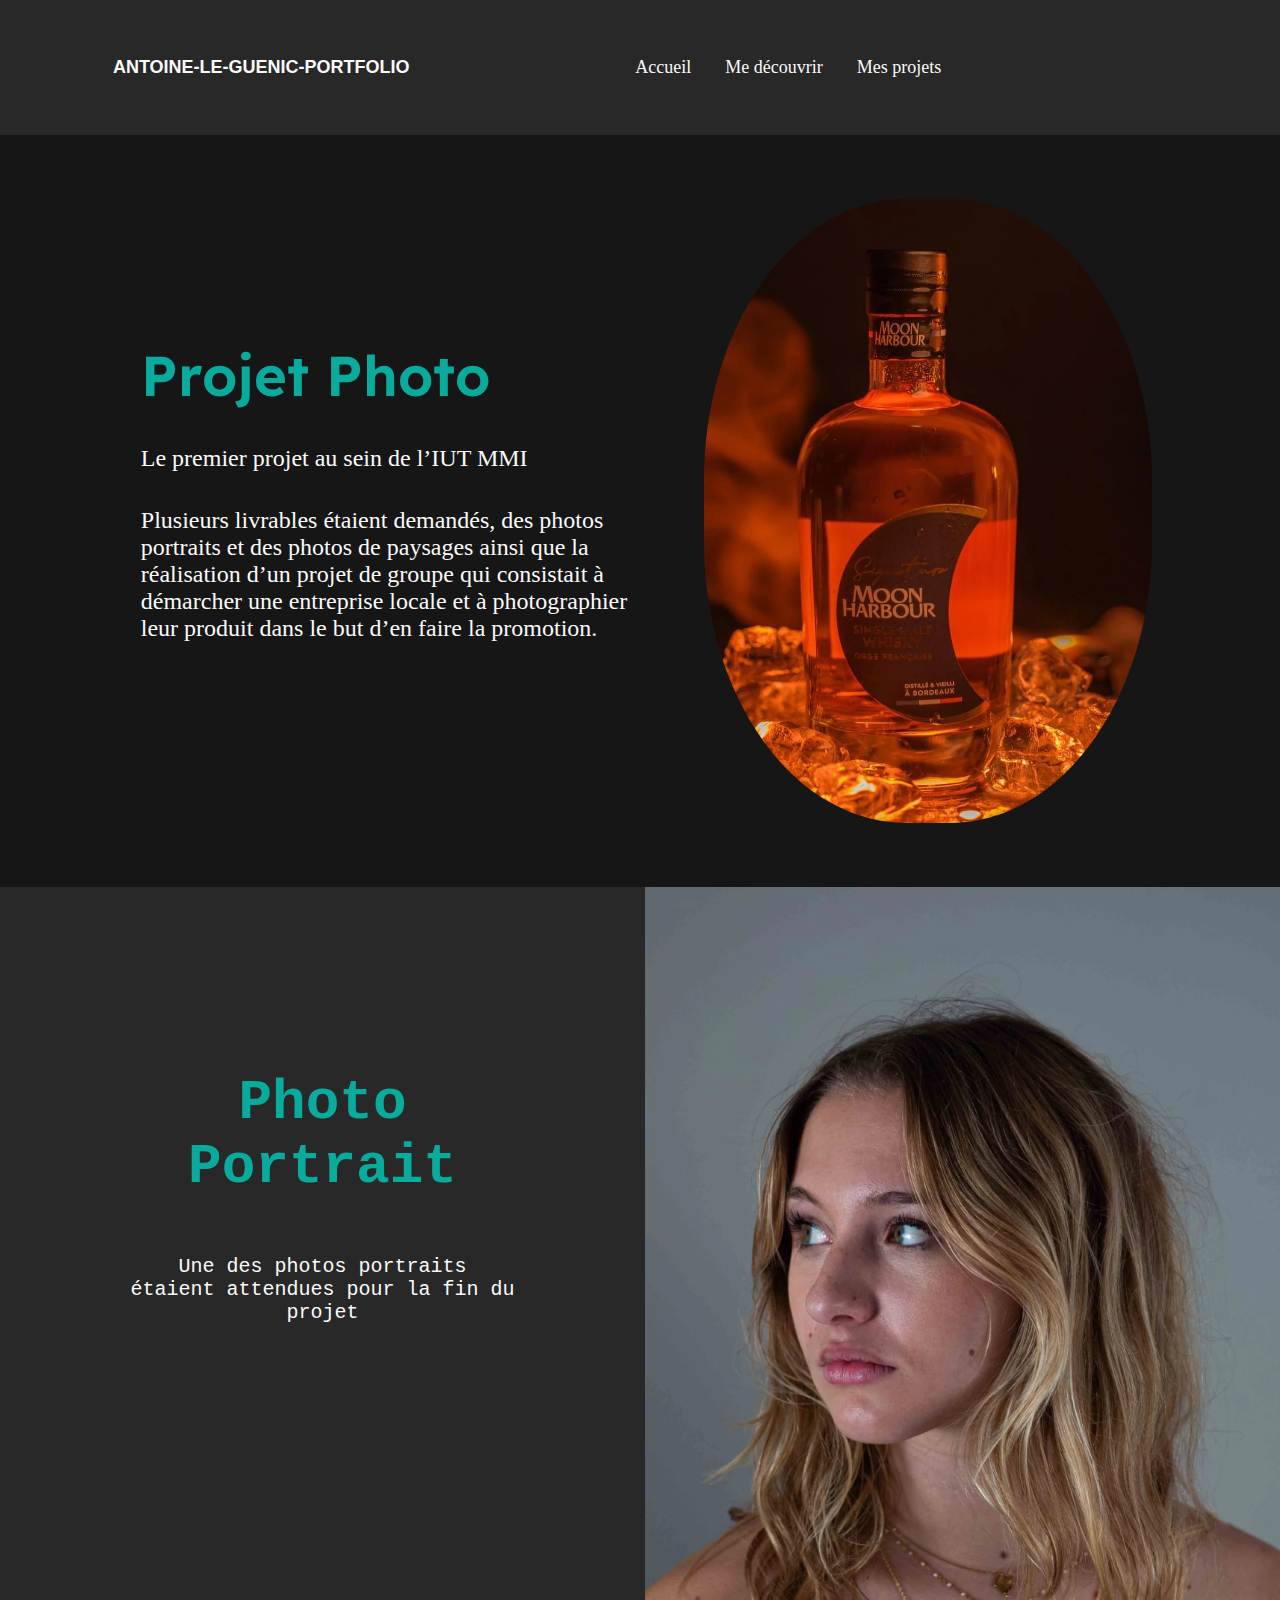
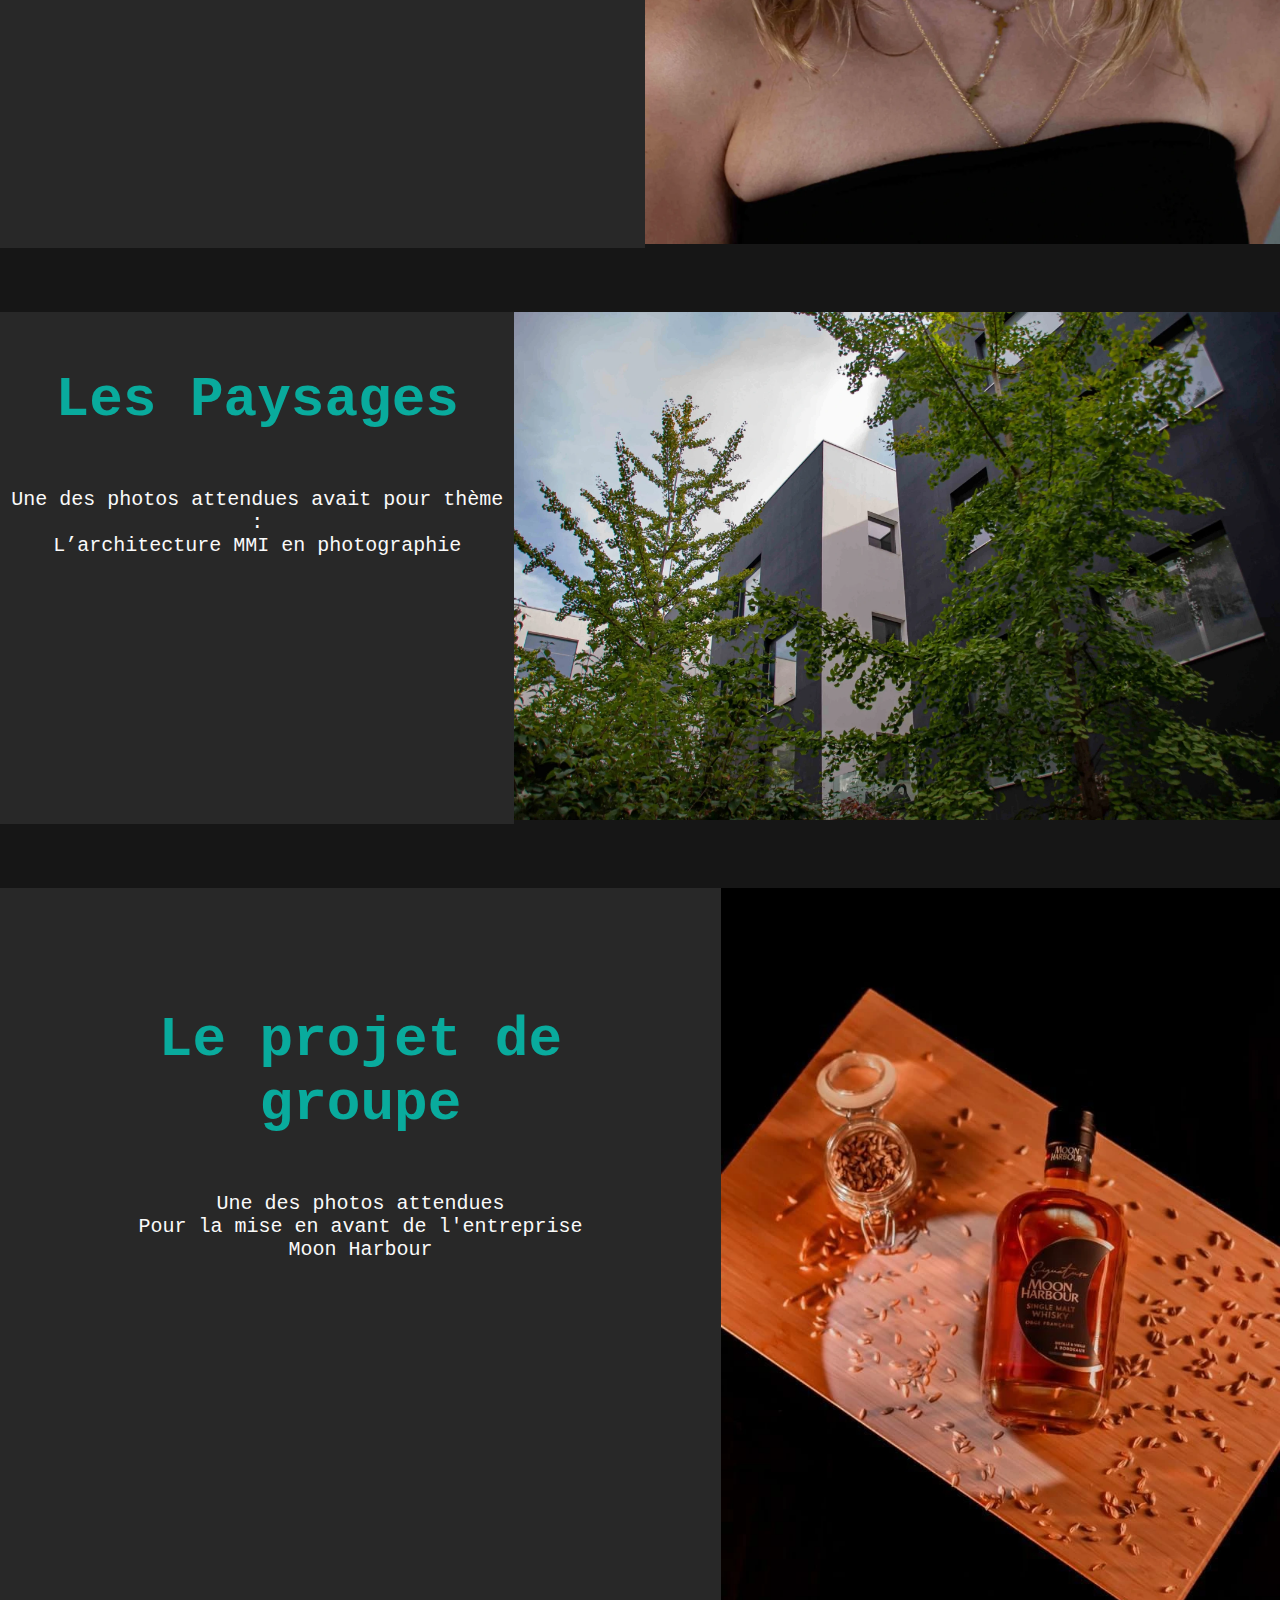
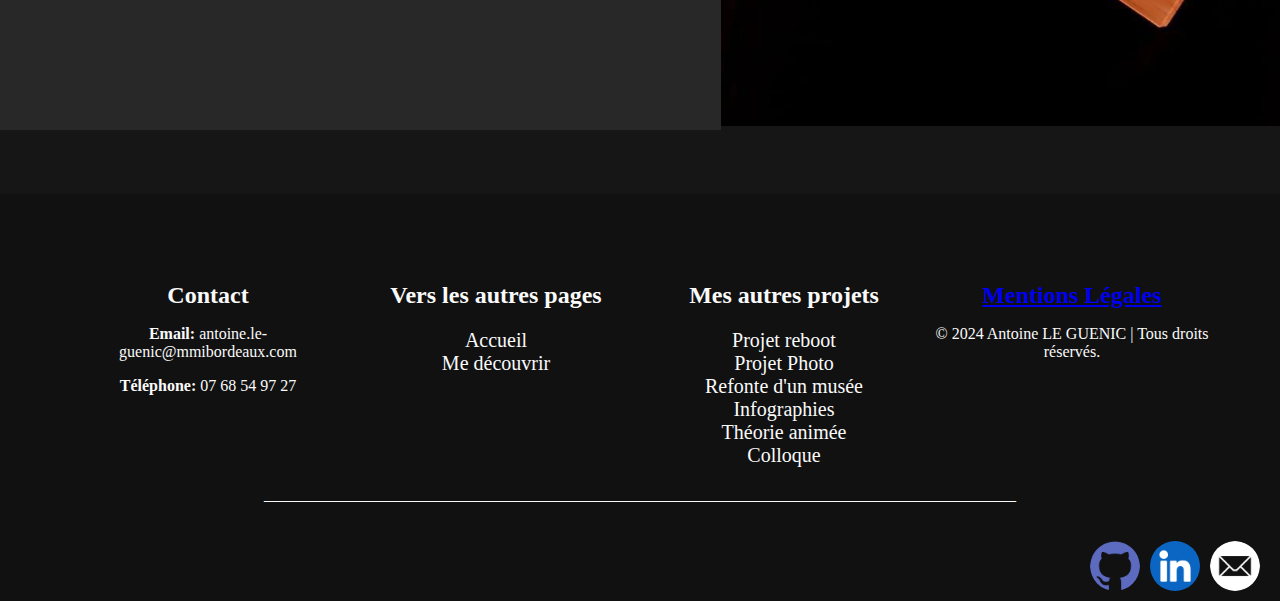
<file: projet-photo.html>
<!DOCTYPE html>
<html lang="en">
<head>
    <meta charset="UTF-8">
    <meta name="viewport" content="width=device-width, initial-scale=1.0">
    <link rel="stylesheet" href="stylesheet.css">
    <script src="scrypt.js" async></script>
    <link rel="stylesheet" href="https://cdnjs.cloudflare.com/ajax/libs/font-awesome/6.0.0-beta3/css/all.min.css" integrity="sha384-dTfwGEaxHSSKtsqMS4nHsNenHM6brFCasq3OVrP4ChJ6bHnm1X8K5L8x4xHtAMoI" crossorigin="anonymous">
    <link rel="preconnect" href="https://fonts.googleapis.com">
    <link rel="preconnect" href="https://fonts.gstatic.com" crossorigin>
    <link href="https://fonts.googleapis.com/css2?family=Fira+Code:wght@300&family=Inter&family=Montserrat&family=Nosifer&family=Readex+Pro:wght@160..700&display=swap" rel="stylesheet">
    <title>Portfolio</title>
</head>
<header>
    <div class="header_left">
        <a>ANTOINE-LE-GUENIC-PORTFOLIO</a>
    </div>
    <div class="header_right">
        <a href="index.html">Accueil</a>
        <a href="index.html#partie-md">Me découvrir</a>
        <a href="index.html#partie-mps">Mes projets</a>
    </div>

    <div id="mySidenav" class="sidenav">
        <a id="closeBtn" href="#" class="close">&times;</a>
            <ul>
                <li><a href="index.html">Accueil</a></li>
                <li><a href="index.html#partie-md">Me découvrir</a></li>
                <li><a href="index.html#partie-mps">Mes projets</a></li>
            </ul>
        </div>
        
        <a href="#" id="openBtn">
        <span class="burger-icon">
            <span></span>
            <span></span>
            <span></span>
        </span>
        </a>
    
        <script>
            var sidenav = document.getElementById("mySidenav");
            var openBtn = document.getElementById("openBtn");
            var closeBtn = document.getElementById("closeBtn");
            var sidenavLinks = document.getElementsByClassName("sidenav-link");
            
            openBtn.onclick = openNav;
            closeBtn.onclick = closeNav;
            
            for (var i = 0; i < sidenavLinks.length; i++) {
                sidenavLinks[i].onclick = closeNav;
            }
            /* Set the width of the side navigation to 250px */
            function openNav() {
                sidenav.classList.add("active");
            }
            
            /* Set the width of the side navigation to 0 */
            function closeNav() {
                sidenav.classList.remove("active");
            }
        </script>
</header>
<body>
    <div class="presentation">
        <div class="text_present">
            <h1>Projet Photo</h1>
            <p>Le premier projet au sein de l’IUT MMI</p>
            <p class="projetp-description">Plusieurs livrables étaient demandés, des photos portraits et des photos de paysages ainsi que la réalisation d’un projet de groupe qui consistait à démarcher une entreprise locale et à photographier leur produit dans le but d’en faire la promotion.</p>
        </div>
        <img class="projetp-img" src="images/bouteille-haut-depage.webp" alt="photo portrait">
    </div>

    <div class="projetp-portrait">
        <div class="projetp-text">
            <p class="projetp-titre">Photo Portrait</p>
            <p class="projetp-description-premier">Une des photos portraits </BR>étaient attendues pour la fin du projet</p>
        </div>
        <div class="carousel">
            <img src="images/LE-GUENIC_Antoine_Portrait_Premier_portrait.webp" alt="Slide 1">
        </div>
    </div>

    <div class="projetp-paysage">
        <div class="projetp-text-paysage">
            <p class="projetp-titre-paysage">Les Paysages</p>
            <p class="projetp-description-deuxieme">Une des photos attendues avait pour thème :  </BR>L’architecture MMI en photographie</p>
        </div>
        <div class="carousel">
            <img src="images/LE-GUENIC_Antoine_archi_Premiere.webp" alt="Slide 1">
        </div>
    </div>

    <div class="projetp-bouteille">
        <div class="projetp-text-bouteille">
            <p class="projetp-titre-bouteille">Le projet de groupe</p>
            <p class="projetp-description-deuxieme">Une des photos attendues </BR>Pour la mise en avant de l'entreprise Moon Harbour</p>
        </div>
        <div class="carousel">
            <img src="images/bouteille1.webp" alt="Slide 1">
        </div>
    </div>
</body>

<footer>
    <div class="colonne">
        <h3>Contact</h3>
        <p><strong>Email:</strong> antoine.le-guenic@mmibordeaux.com</p>
        <p><strong>Téléphone:</strong> 07 68 54 97 27</p>
    </div>
    <div class="colonne">
        <h3>Vers les autres pages</h3>
        <ul>
            <li><a href="index.html">Accueil</a></li>
            <li><a href="medecouvrir.html">Me découvrir</a></li>
        </ul>
    </div>
    <div class="colonne">
        <h3>Mes autres projets</h3>
        <ul>
            <li><a href="projet-reboot.html">Projet reboot</a></li>
            <li><a href="projet-photo.html">Projet Photo</a></li>
            <li><a href="musée-guimet.html">Refonte d'un musée</a></li>
            <li><a href="infographie.html">Infographies</a></li>
            <li><a href="theorie.html">Théorie animée</a></li>
            <li><a href="colloque.html">Colloque</a></li>
        </ul>
    </div>
    <div class="colonne">
        <a href="mention-légales.html"><h3>Mentions Légales</h3></a>
        <p>© 2024 Antoine LE GUENIC | Tous droits réservés.</p>
    </div>
    <div class="trait-footer">
        <p>______________________________________________________________________________________________</p>
    </div>
    <div class="logo-container">
        <div class="logo">
            <a href="https://github.com/AntoineLGBG"><img src="images/github.png" alt="GitHub Logo"></a>
        </div>
        <div class="logo">
            <a href="www.linkedin.com/in/antoine-le-guenic-44098a294"><img src="images/linkedin.png" alt="LinkedIn Logo"></a>
        </div>
        <div class="logo">
            <a href="antoine.le-guenic@mmibordeaux.com"><img src="images/e-mail.png" alt="Email"></a>
        </div>
    </div>        
</footer>
</file>
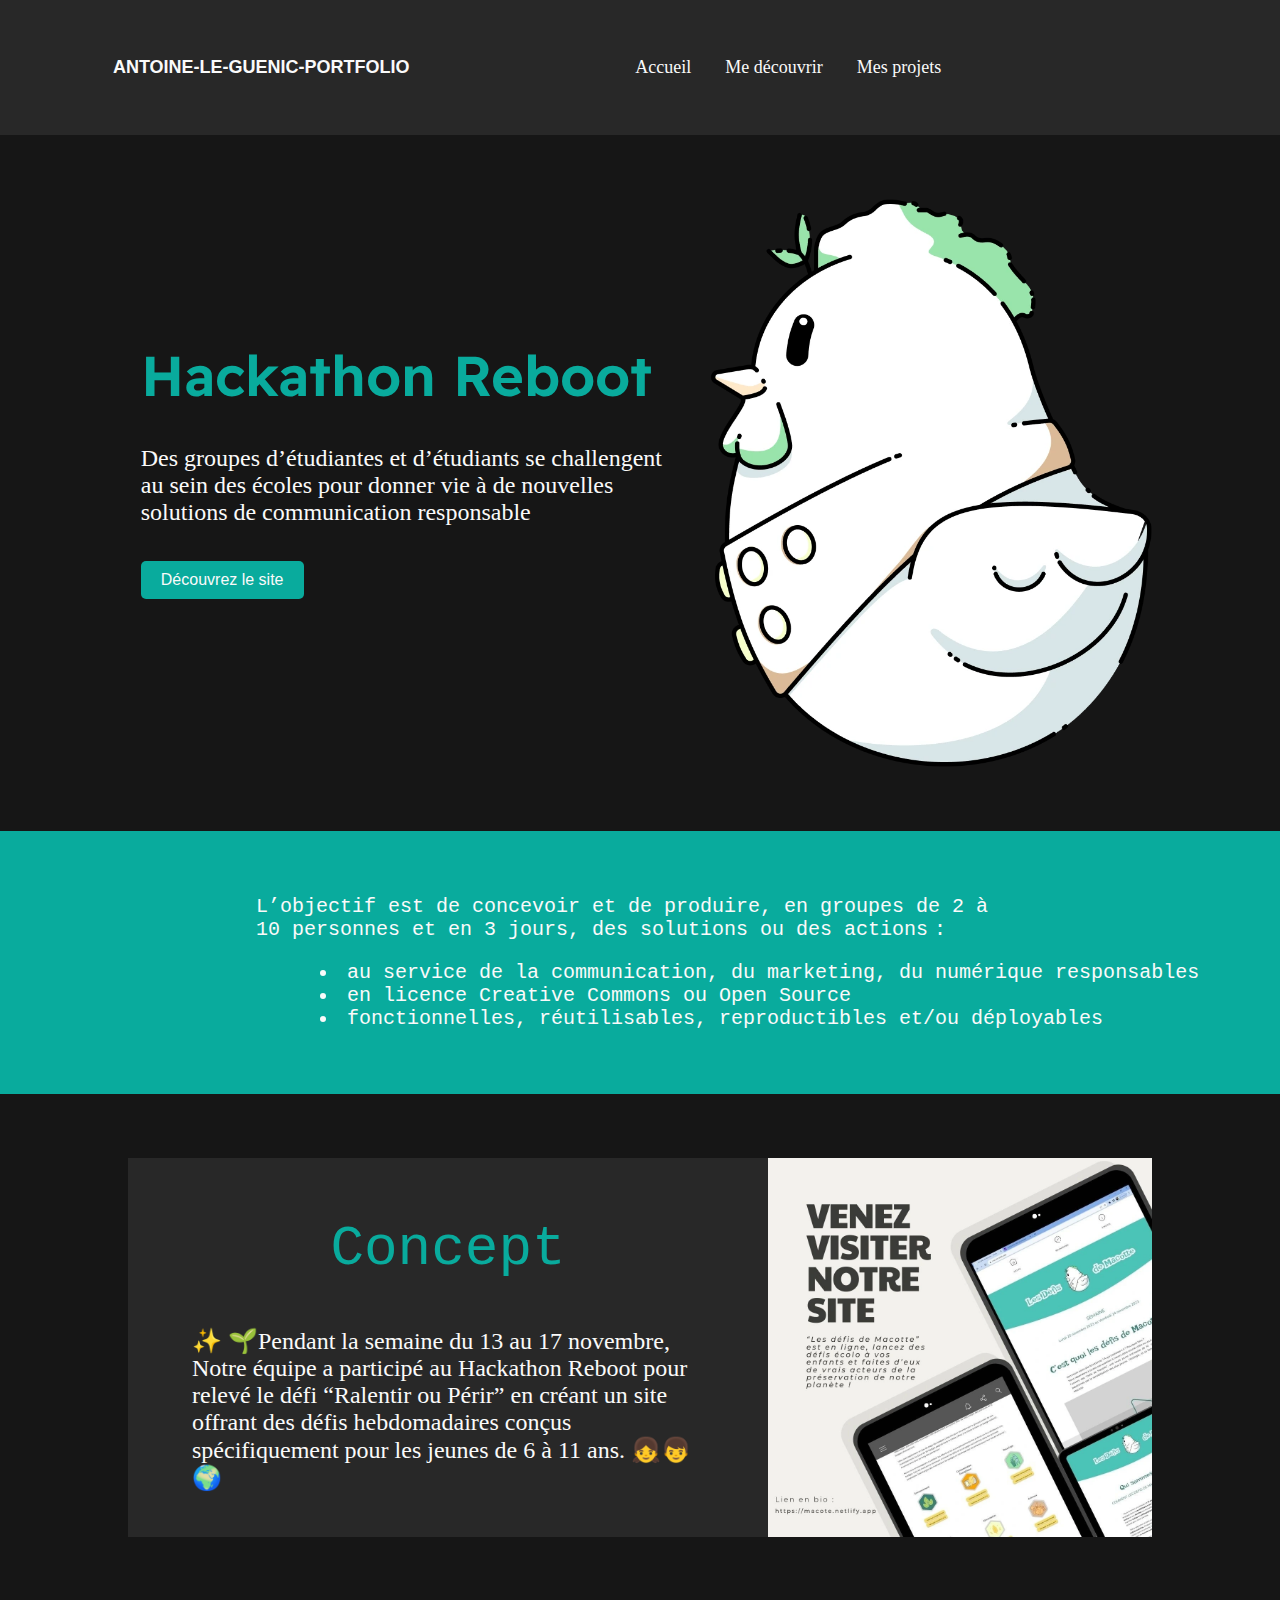
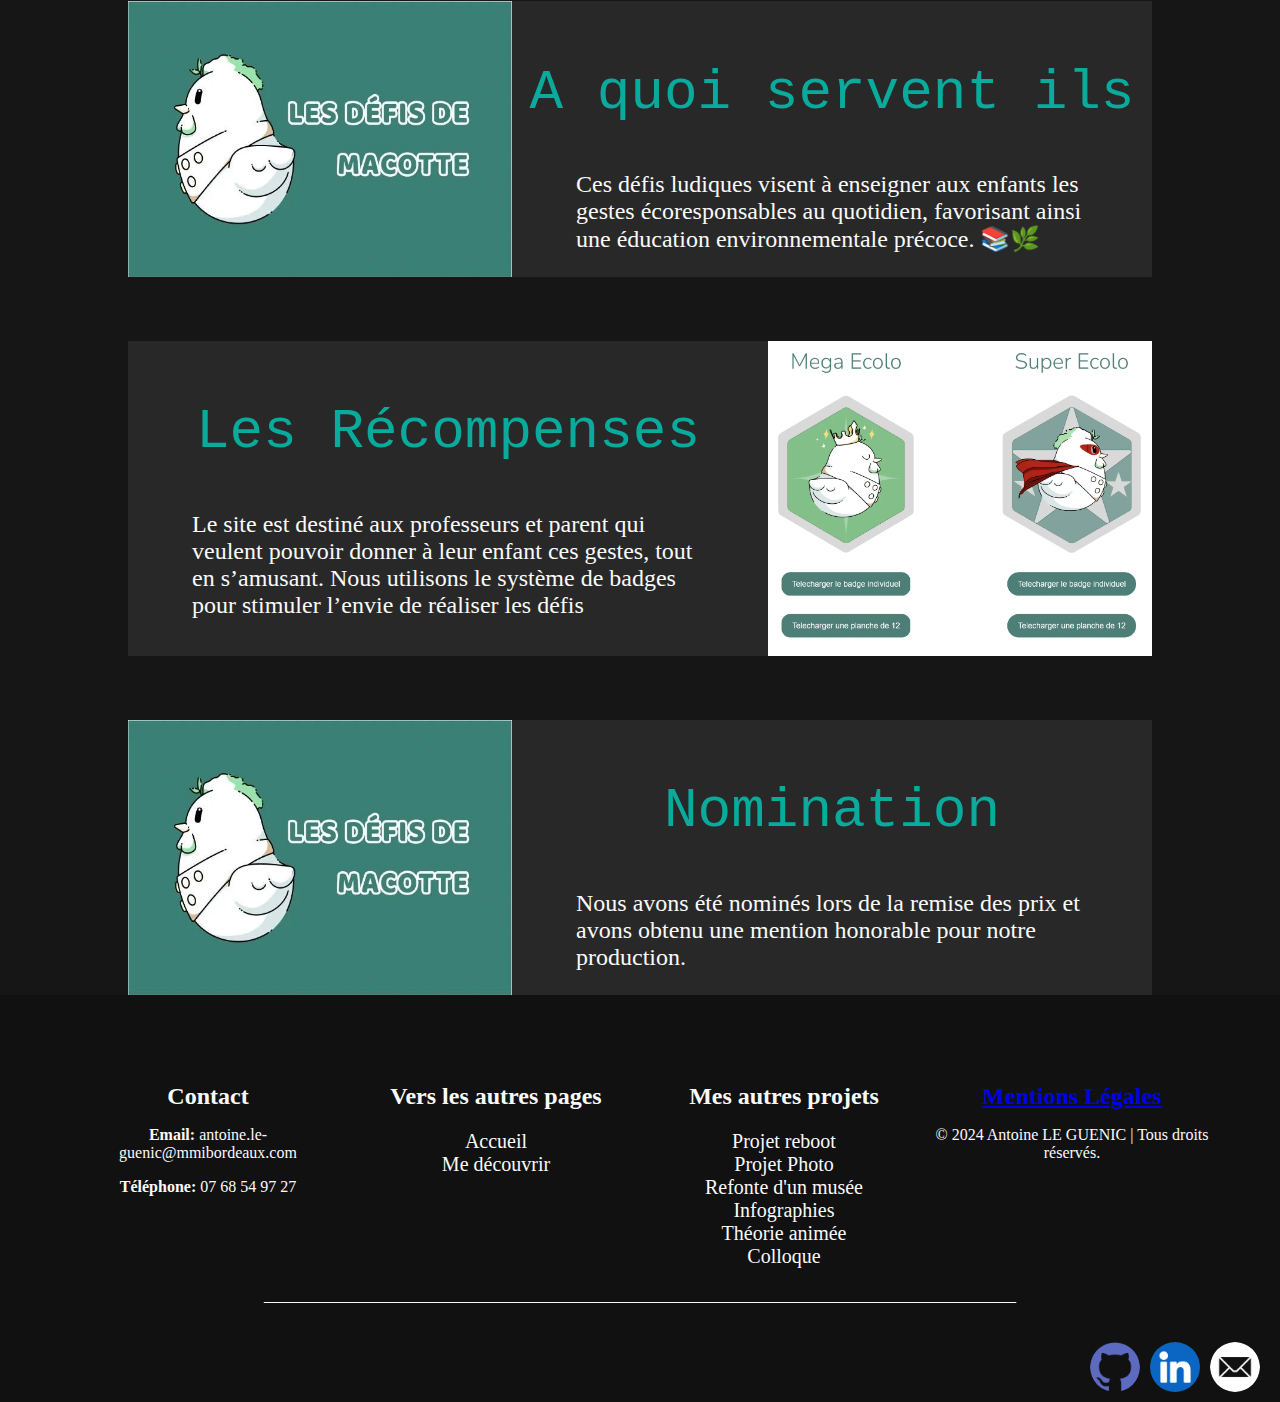
<file: projet-reboot.html>
<!DOCTYPE html>
<html lang="en">
<head>
    <meta charset="UTF-8">
    <meta name="viewport" content="width=device-width, initial-scale=1.0">
    <link rel="stylesheet" href="stylesheet.css">
    <script src="scrypt.js" async></script>
    <link rel="stylesheet" href="https://cdnjs.cloudflare.com/ajax/libs/font-awesome/6.0.0-beta3/css/all.min.css" integrity="sha384-dTfwGEaxHSSKtsqMS4nHsNenHM6brFCasq3OVrP4ChJ6bHnm1X8K5L8x4xHtAMoI" crossorigin="anonymous">
    <link rel="preconnect" href="https://fonts.googleapis.com">
    <link rel="preconnect" href="https://fonts.gstatic.com" crossorigin>
    <link href="https://fonts.googleapis.com/css2?family=Fira+Code:wght@300&family=Inter&family=Montserrat&family=Nosifer&family=Readex+Pro:wght@160..700&display=swap" rel="stylesheet">
    <title>Portfolio</title>
</head>
<header>
    <div class="header_left">
        <a>ANTOINE-LE-GUENIC-PORTFOLIO</a>
    </div>
    <div class="header_right">
        <a href="index.html">Accueil</a>
        <a href="index.html#partie-md">Me découvrir</a>
        <a href="index.html#partie-mps">Mes projets</a>
    </div>

    <div id="mySidenav" class="sidenav">
        <a id="closeBtn" href="#" class="close">&times;</a>
            <ul>
                <li><a href="index.html">Accueil</a></li>
                <li><a href="index.html#partie-md">Me découvrir</a></li>
                <li><a href="index.html#partie-mps">Mes projets</a></li>
            </ul>
        </div>
        
        <a href="#" id="openBtn">
        <span class="burger-icon">
            <span></span>
            <span></span>
            <span></span>
        </span>
        </a>
    
        <script>
            var sidenav = document.getElementById("mySidenav");
            var openBtn = document.getElementById("openBtn");
            var closeBtn = document.getElementById("closeBtn");
            var sidenavLinks = document.getElementsByClassName("sidenav-link");
            
            openBtn.onclick = openNav;
            closeBtn.onclick = closeNav;
            
            for (var i = 0; i < sidenavLinks.length; i++) {
                sidenavLinks[i].onclick = closeNav;
            }
            /* Set the width of the side navigation to 250px */
            function openNav() {
                sidenav.classList.add("active");
            }
            
            /* Set the width of the side navigation to 0 */
            function closeNav() {
                sidenav.classList.remove("active");
            }
        </script>
</header>

<body>
    <div class="presentation">
        <div class="text_present">
            <h1>Hackathon Reboot</h1>
            <p class="description">Des groupes d’étudiantes et d’étudiants se challengent au sein des écoles pour donner vie à de nouvelles solutions de communication responsable</p>
            <button class="button_green" ><a href="https://tiny-sprite-1443f6.netlify.app">Découvrez le site</a></button>
        </div>
        <img src="images/MACOTTE.webp" alt="photo portrait">
    </div>

    <div class="projet-reboot-deux">
        <p>L’objectif est de concevoir et de produire, en groupes de 2 à 10 personnes et en 3 jours, des solutions ou des actions :</p>
        <ul>
            <li>au service de la communication, du marketing, du numérique responsables</li>
            <li>en licence Creative Commons ou Open Source</li>
            <li>fonctionnelles, réutilisables, reproductibles et/ou déployables</li>
        </ul>
    </div>

    <div class="presentation-projetr">
        <div class="presentation-projetr-text">
            <h2 class="presentation-projetr-titre">Concept</h2>
            <p>✨ 🌱Pendant la semaine du 13 au 17 novembre, Notre équipe a participé au Hackathon Reboot pour relevé le défi “Ralentir ou Périr” en créant un site offrant des défis hebdomadaires conçus spécifiquement pour les jeunes de 6 à 11 ans. 👧👦🌍</p>
        </div>
        <img src="images/mockup.webp" alt="mockup macote">
    </div>

    <div class="presentation-projetr2">
        <img src="images/défis-macotte.webp" alt="mockup macote">
        <div class="presentation-projetr-text2">
            <h2 class="presentation-projetr-titre">A quoi servent ils</h2>
            <p>Ces défis ludiques visent à enseigner aux enfants les gestes écoresponsables au quotidien, favorisant ainsi une éducation environnementale précoce. 📚🌿</p>
        </div>
    </div>

    <div class="presentation-projetr">
        <div class="presentation-projetr-text">
            <h2 class="presentation-projetr-titre">Les Récompenses</h2>
            <p>Le site est destiné aux professeurs et parent qui veulent pouvoir donner à leur enfant ces gestes, tout en s’amusant. Nous utilisons le système de badges pour stimuler l’envie de réaliser les défis</p>
        </div>
        <img src="images/badges-mega-super.webp" alt="mockup macote">
    </div>

    <div class="presentation-projetr2">
        <img src="images/défis-macotte.webp" alt="mockup macote">
        <div class="presentation-projetr-text2">
            <h2 class="presentation-projetr-titre">Nomination</h2>
            <p>Nous avons été nominés lors de la remise des prix et avons obtenu une mention honorable pour notre production.</p>
        </div>
    </div>
</body>

<footer>
    <div class="colonne">
        <h3>Contact</h3>
        <p><strong>Email:</strong> antoine.le-guenic@mmibordeaux.com</p>
        <p><strong>Téléphone:</strong> 07 68 54 97 27</p>
    </div>
    <div class="colonne">
        <h3>Vers les autres pages</h3>
        <ul>
            <li><a href="index.html">Accueil</a></li>
            <li><a href="medecouvrir.html">Me découvrir</a></li>
        </ul>
    </div>
    <div class="colonne">
        <h3>Mes autres projets</h3>
        <ul>
            <li><a href="projet-reboot.html">Projet reboot</a></li>
            <li><a href="projet-photo.html">Projet Photo</a></li>
            <li><a href="musée-guimet.html">Refonte d'un musée</a></li>
            <li><a href="infographie.html">Infographies</a></li>
            <li><a href="theorie.html">Théorie animée</a></li>
            <li><a href="colloque.html">Colloque</a></li>
        </ul>
    </div>
    <div class="colonne">
        <a href="mention-légales.html"><h3>Mentions Légales</h3></a>
        <p>© 2024 Antoine LE GUENIC | Tous droits réservés.</p>
    </div>
    <div class="trait-footer">
        <p>______________________________________________________________________________________________</p>
    </div>
    <div class="logo-container">
        <div class="logo">
            <a href="https://github.com/AntoineLGBG"><img src="images/github.png" alt="GitHub Logo"></a>
        </div>
        <div class="logo">
            <a href="www.linkedin.com/in/antoine-le-guenic-44098a294"><img src="images/linkedin.png" alt="LinkedIn Logo"></a>
        </div>
        <div class="logo">
            <a href="antoine.le-guenic@mmibordeaux.com"><img src="images/e-mail.png" alt="Email"></a>
        </div>
    </div>        
</footer>
</file>
<file: stylesheet.css>
/*<--------header-------->*/
header{
    background-color: rgb(40,40,40);
    display: flex;
    flex-direction: row;
    justify-content: space-around;
    align-items: center;
    height: 15vh;
    width: 100%;
}
header a{
    color: #FAFAFA;
    text-decoration: none;
    font-size: large;
    padding: 15px;
}
.header_right a:hover{
    color:rgb(9,171,157);
}

.header_left{
    font-family: " Courier New ", sans-serif;
    font-weight: 600;
    size: 28px;
}

.header_right{
    justify-content: space-between;
}

html {
	scroll-behavior: smooth;
}


.sidenav {
    height: 100%;
    width: 250px;
    position: fixed;
    z-index: 1;
    top: 0;
    left: -250px;
    background-color: rgb(40,40,40);
    padding-top: 60px;
    transition: left 0.5s ease;
}

.sidenav ul {
    list-style-type: none;
    padding: 0;
    margin: 0;
}

  /* Sidenav menu links */
.sidenav a {
    padding: 8px 8px 8px 32px;
    text-decoration: none;
    font-size: 25px;
    color: #FAFAFA;
    display: block;
    transition: 0.3s;
}

.sidenav a:hover {
    color: rgb(9,171,157);
}

  /* Active class */
.sidenav.active {
    left: 0;
}

  /* Close btn */
.sidenav .close {
    position: absolute;
    top: 0;
    right: 25px;
    font-size: 36px;
}

.burger-icon span {
    display: none;
    width: 35px;
    height: 5px;
    background-color: #FAFAFA;
    margin: 6px 0;
}

@media screen and (max-width: 728px) {
    header a{
        font-size: 85%;
    }
}

@media screen and (max-width: 728px) {
    .menu-toggle {
        display: block; 
        cursor: pointer;
    }

    .header_right {
        display: none;
    }

    .menu {
        display: none;
    }

    .menu.show {
        display: column; 
    }

    .burger-icon span{
        display: block;
    }

}

/*<--------Body-------->*/
body{
    background-color: rgb(22,22,22);
    margin: 0;
}

body:any-link {
    text-decoration: none;
}

/*<--------première partie-------->*/
.presentation{
    display: flex;
    flex-direction: row;
    justify-content: space-around;
    margin-top: 5%;
    margin-bottom: 5%;
}

.presentation p{
    color: #FAFAFA;
    font-family: 'Times New Roman', Times, serif;
    font-size: 150%;
    font-weight: 400;
    padding: 5% 5% 0 5%;
    margin: 0 0 0 15%;
}

.presentation img{
    width: 35%;
    height: 20%;
    margin-right: 10%;
}

h1{
    font-size: 350%;
    font-family: "Readex Pro", sans-serif;
    font-weight: 600;
    color: rgb(9,171,157);
    padding: 5% 5% 0 5%;
    margin: 15% 0 0 15%;
}

.prenom{
    color: rgb(9,171,157);
    font-size: 350%;
    font-family: "Courier New", sans-serif;
    font-weight: 600;
    padding: 2% 5% 0 5%;
    margin-left: 15%;
    margin-top: 0;
    margin: 0 0 0 15%;
}

.description{
    color: #FAFAFA;
    font-size: 150%;
    font-weight: 400;
    padding: 2% 5% 0 5%;
    margin: 0 0 0 15%;
}

.button_green{
    color: #FAFAFA; 
    border: none; 
    padding: 10px 20px; 
    margin: 5% 0 0 20%;
    font-size: 16px;
    border-radius: 5px; 
    cursor: pointer; 
    background-color: rgb(9,171,157);
}

.button_green:hover{
    background-color: rgb(46, 227, 212); 
    transform: scale(1.05); 
}

.button_green a{
    text-decoration: none;
    color: #FAFAFA;
}

@media screen and (max-width: 705px) {
    .presentation {
        flex-direction: column-reverse;
        align-items: center;
    }
    .presentation img{
        margin-right: 0%;
    }
}

/*<--------deuxième partie-------->*/

.medecouvrir{
    background-color: rgb(9,171,157);
    color: #FAFAFA;
    font-family: 'Times New Roman', Times, serif;
}

h2{
    font-size: 350%;
    font-weight: 400;
    padding-top: 2%;
    justify-content: center;
    display: flex;
    align-items: center;
    text-align: center;
    font-family: "Courier New", sans-serif;
}

.medecouvrir p{
    font-size: 125%;
    text-align: center;
    margin: 0 20% 0 20%;
    text-align: justify;
}

.qualité{
    text-align: center;
}

.medecouvrir ul{
    font-size: 125%;
    text-align: center;
    list-style-position: inside;
}

.button_white{
    color: black; 
    border: none; 
    padding: 10px 20px; 
    margin: 5% 0 5% 70%;
    font-size: 16px;
    border-radius: 5px; 
    cursor: pointer; 
    background-color: #FAFAFA;
}

.button_white a{
    text-decoration: none;
    color: black;
}

.button_white a:hover {
    color: grey;
    font-size: 17px; 
}

@media screen and (max-width: 600px) {
    .button_white {
        margin: 5% 0 5% 35%;
    }

}


/*<--------deuxième partie-------->*/

.carteligne{
    display: flex;
    flex-direction: row;
    justify-content: center;
    align-items: center;
}

.projets{
    font-family: "Courier New", sans-serif;
    color: #FAFAFA;
}

.premiere-ligne{
    display: flex;
    flex-direction: row;
}

.card {
    width: 500px; 
    margin: 5%;
    background-color: white; 
    box-shadow: 0px 5px 20px #999; 
}

.card a { /*5*/
    color: #FAFAFA; 
    text-decoration: none;
}

.card:hover .card-image img { /*6*/
    width: 100%;
    filter: grayscale(0);
}

.card-image {
    height: 250px;/*1*/
    position: relative;/*2*/
    overflow: hidden;/*3*/
}
.card-image img {
    width: 75%;/*4*/
      /*5 - Méthode de centrage en fonction de la taille de l'image */
    position: absolute;
    top: 50%;
    left: 50%;
    transform: translate(-50%, -50%);
    filter: grayscale(1);/*6*/
      /*7 - Transition */
    transition-property: filter width; 
    transition-duration: .3s;
    transition-timing-function: ease;
}

.card-body {
    text-align:center;  
    padding: 15px 20px; 
    box-sizing: border-box; 
}

.card-date {
    font-family: 'Source Sans Pro', sans-serif;
}

.card-title, .card-excerpt {
    font-family: 'Playfair Display', serif;
}


@media screen and (max-width: 768px) {
    .card {
        width: calc(100% - 20px); 
        flex-direction: column;
    }
    .carteligne{
        flex-direction: column;
    }
}

.card-body {
    padding: 20px;
    background-color: rgb(40,40,40);
}

.button_cards{
    color: #FAFAFA; 
    border: none; 
    padding: 10px 20px; 
    margin: 5% 0 0 0;
    font-size: 16px;
    border-radius: 5px; 
    cursor: pointer; 
    background-color: rgb(28, 196, 182);
}

.button_cards:hover {
    background-color: rgb(46, 227, 212); 
    transform: scale(1.05); 
}

.deuxieme-ligne{
    display: flex;
    flex-direction: row;
}

.trait{
    align-items: center;
}

/*<--------Page me découvrir-------->*/

.presentation_medecouvrir{
    display: flex;
    flex-direction: row;
}

.medecouvrir-description{
    color: rgb(239, 237, 237);
    font-size: 150%;
    font-weight: 400;
    padding: 5% 5% 0 5%;
    margin: 0 0 0 15%;
}

.medecouvrir-img{
    width: 35%;
    height: 15%;
    margin-right: 10%;
}

.medecouvrir-deux{
    background-color: rgb(9,171,157);
    color: #FAFAFA;
}
.medecouvrir-deux p{
    font-family: "Courier New", sans-serif;
    font-size: 125%;
    text-align: center;
    margin: 0 20% 0 20%;
    text-align: justify;
}

.fin-partdeux{
    padding-bottom: 5%;
}

.medecouvrir-trois{
    color: rgb(237, 237, 237);
}

.trait-passion{
    text-align: center;
    margin-bottom: 2%;
}

.medecouvrir-trois img {
    width: 10%;
    pointer-events: none;
}

.liste-passion{
    display: flex;
    flex-direction: row;
    justify-content: space-around;
    align-items: center;
    margin: 0 8% 0 8%;
}

.lecture{
    margin: 0 2% 0 2%;
}

.jeux-video{
    margin: 0 2% 0 2%;
}

.films-series{
    margin: 0 2% 0 2%;
}

.CV{
    align-items: center;
    text-align: center;
}

.CV p{
    color: #FAFAFA;
}

.CV img{
    width: 35%;
    margin-bottom: 5%;
}
.moncv{
    color: rgb(9,171,157);
}

.generateDownloadButton{
    color: #FAFAFA; 
    border: none; 
    padding: 10px 20px; 
    margin: 0 0 5% 40%;
    font-size: 16px;
    border-radius: 5px; 
    cursor: pointer; 
    background-color: rgb(9,171,157);
}

.generateDownloadButton:hover{
    background-color: rgb(46, 227, 212); 
    transform: scale(1.05); 
}

@media screen and (max-width: 700px) {
    .trait-passion{
        display: none;
    }

    .liste-passion{
        display: flex;
        flex-direction: column;
    }

    .liste-passion p{
        margin-bottom: 10%;
    }

    h3{
        text-align: center;
        font-size: 150%;
    }

    .generateDownloadButton{
        margin: 0; 
        margin-bottom: 5%;
    }

    .CV img{
        width: 50%;
        margin-bottom: 5%;
    }

    .medecouvrir-deux p{
        margin: 0 10% 0 10%;
        text-align: left;
    }
}

@media screen and (max-width: 913px) {
    .presentation_medecouvrir{
        display: flex;
        flex-direction: column;
    }
    
    .medecouvrir-img{
        padding-top: 5%;
        margin: auto;
    }

    h1{
        text-align: center;
        margin: 0;
        font-size: 300%;
    }

    .medecouvrir-description{
        text-align: center;
        margin: 0;
        font-size: 125%;
        padding: 10% 10% 0 10%;
    }
}

@media screen and (max-width: 925px) {
    .presentation p{
        font-size: 150%;
    }
    .card {
        width: calc(100% - 20px); 
        flex-wrap: wrap;
    }
}

@media screen and (max-width: 1130px) {
    .CV p{
        display: none;
    }
}
/*<--------Page Projet Photo-------->*/

.projetp-description{
    color: #FAFAFA;
    font-size: 150%;
    font-weight: 400;
    padding: 5% 5% 0 5%;
    margin: 0 0 0 15%;
}

.projetp-img{
    width: 35%;
    height: 15%;
    margin-right: 10%;
    border-radius: 45%;
    pointer-events: none;
}

.projetp-paysage img{
    width: 170%;
    pointer-events: none;
}

.projetp-bouteille img{
    width: 170%;
    pointer-events: none;
}

.projetp-titre{
    font-size: 350%;
    font-family: "Courier New", sans-serif;
    font-weight: 600;
    color: rgb(9,171,157);
}

.projetp-titre-paysage{
    font-size: 350%;
    font-family: "Courier New", sans-serif;
    font-weight: 600;
    color: rgb(9,171,157);
}

.projetp-titre-bouteille{
    font-size: 350%;
    font-family: "Courier New", sans-serif;
    font-weight: 600;
    color: rgb(9,171,157);
}

.projetp-text{
    background-color:rgb(40,40,40);
    color: #FAFAFA;
    text-align: center;
    padding: 10% 10% 0 10%;
}

.projetp-text-paysage{
    background-color:rgb(40,40,40);
    color: #FAFAFA;
    text-align: center;
    padding: -5% 10% 0 10%;
}

.projetp-text-bouteille{
    background-color:rgb(40,40,40);
    color: #FAFAFA;
    text-align: center;
    padding: 5% 10% 0 10%;
}

.projetp-description-premier{
    font-size: 125%;
    font-family: "Courier New", sans-serif;
}

.projetp-description-deuxieme{
    font-size: 125%;
    font-family: "Courier New", sans-serif;
    color: #FAFAFA;
}
.projetp-portrait{
    display: flex;
    flex-direction: row;
    margin-bottom: 5%;
}

.projetp-paysage{
    display: flex;
    flex-direction: row;
    margin-bottom: 5%;
    justify-content: center;
}

.projetp-bouteille{
    display: flex;
    flex-direction: row;
    margin-bottom: 5%;
}

.carousel {
    position: relative;
    overflow: hidden;
    width: 60%;
}

.carousel-inner {
    display: flex;
    transition: transform 0.5s ease;
}

.carousel-item {
    flex: 0 0 100%;
}

.carousel img {
    width: 100%;
    pointer-events: none;
}

.carousel-control {
    position: absolute;
    top: 50%;
    transform: translateY(-50%);
    color: #FAFAFA;
    font-size: 2rem;
    text-decoration: none;
    border-radius: 100%;
}
.carousel-control.prev {
    left: 5%;
}

.carousel-control.next{
    right: 34%;
}

@media screen and (max-width: 730px) {

    

    .projetp-portrait{
        flex-direction: column;
        align-items: center;
    }

    .projetp-paysage {
        flex-direction: column;
        align-items: center;
    }

    .projetp-bouteille{
        flex-direction: column;
        justify-content: center;
        align-items: center;
    }

    .projetp-titre{
        font-size: 250%;
    }
    
    .projetp-titre-paysage{
        font-size: 250%;
    }
    
    .projetp-titre-bouteille{
        font-size: 250%;
    }

    .projetp-text{
        align-items: center;
        margin-right: 10%;
        margin-left: 10%;
        padding-top: 0%;
    }

    .projetp-text-paysage{
        align-items: center;
        margin-right: 10%;
        margin-left: 10%;
        padding-top: 0%;
    }
    
    .projetp-text-bouteille{
        align-items: center;
        margin-right: 10%;
        margin-left: 10%;
        padding-top: 0%;
    }

    .carousel-item active{
        margin: auto;
    }
}

@media screen and (max-width: 455px) {

    .presentation p{
        margin: 0 0 0 5%;
    }

}

/*<--------Projet Reboot-------->*/
.projet-reboot-deux{
    background-color: rgb(9,171,157);
    color: #FAFAFA;
}

.projet-reboot-deux p{
    font-family: "Courier New", sans-serif;
    font-size: 125%;
    margin: 2% 20% 0 20%;
    padding-top: 5%;
}

.fin-projetr{
    padding-bottom: 5%;
}

.projet-reboot-deux ul{
    font-family: "Courier New", sans-serif;
    font-size: 125%;
    list-style-position: inside;
    margin-left: 0; 
    padding: 0 0 5% 25%;
}

.presentation-projetr{
    display: flex;
    flex-direction: row;
    margin-top: 5%;
}

.presentation-projetr2{
    display: flex;
    flex-direction: row;
    margin-top: 5%;
}

.presentation-projetr-text{
    margin: 0 0 0 10%;
    background-color: rgb(40,40,40);

}

.presentation-projetr-text2{
    margin: 0 10% 0 0;
    background-color: rgb(40,40,40);

}

.presentation-projetr img{
    width: 30%;
    pointer-events: none;
    margin-right: 10%;
}

.presentation-projetr2 img{
    width: 30%;
    pointer-events: none;
    margin-left: 10%;
}

.presentation-projetr-titre{
    color: rgb(9,171,157);
}

.presentation-projetr p{
    color: #FAFAFA;
    padding: 0 10% 0 10%;
    font-size: 150%;
}

.presentation-projetr2 p{
    color: #FAFAFA;
    padding: 0 10% 0 10%;
    font-size: 150%;
}

/*<--------musée-------->*/
.musée{
    font-size: 350%;
    font-family: "Courier New", sans-serif;
    font-weight: 600;
    color: rgb(9,171,157);
    padding: 5% 5% 0 5%;
    margin: 0 0 0 15%;
}

.musée-text-deux{
    background-color: rgb(9,171,157);
    color: #FAFAFA;
    font-family: "Courier New", sans-serif;
    font-size: 125%;
    padding: 2% 20% 2% 20%;
}

.partie-mps{
    color: #FAFAFA;
}

.image-musee-site img{
    width: 75%;
}

.mobile img{
    width: 75%;
}

.image-musee-site{
    display: flex;
    flex-direction: row;
    display: flex;
    align-items: center;
}

.image-musee-site p{
    color: #FAFAFA;
    font-size: 125%;
}

.img-muse-site{
    display: flex;
    flex-direction: row;
}

.redirection-site{
    background-color: rgb(17,17,17);
}

.redirection-site-titre{
    color: #FAFAFA;
    font-size: 225%;
}

.button_green_V2{
    color: #FAFAFA; 
    border: none; 
    padding: 10px 20px; 
    margin-left: auto;
    margin-right: auto;
    font-size: 16px;
    border-radius: 5px; 
    cursor: pointer; 
    background-color: rgb(9,171,157);
    display: block;
}

.button_green_V2 a{
    text-decoration: none;
    color: #FAFAFA;
}

@media screen and (max-width: 730px) {
    .musée{
        padding: 0%;
        margin: 0%;
    }
}

@media screen and (max-width: 800px) {
    .img-muse-site{
        display: flex;
        flex-direction: column;
        margin: auto;
    }
    .imgmuse{
        align-items: center;
    }
    .PC{
        margin-right: 5%;
    }
    .PC p{
        text-align: center;
    }
    .mobile p{
        margin-top: 0%;
    }
}

@media screen and (max-width: 1000px) {
    .image-musee-site{
        display: flex;
        flex-direction: column;
    }
    .image-musee-site p{
        font-size: 150%;
    }
    .image-musee-site img{
        width: 75%;
    }
    .mobile p{
        margin-top: 20%;
    }
    .img-muse-site{
        align-items: center;
    }
    .PC{
        margin-right: -5%;
    }
}

/*<--------théorie-------->*/

.presentation_theorie{
    display: flex;
    flex-direction: row;
    justify-content: space-around;
    margin-top: 5%;
    margin-bottom: 5%;
}

.presentation_theorie p{
    color: #FAFAFA;
    font-family: 'Times New Roman', Times, serif;
    font-size: 150%;
    font-weight: 400;
    padding: 5% 5% 0 5%;
    text-align: center;
}

.presentation_theorie img{
    width: 25%;
    height: 20%;
    margin-right: 10%;
}

.description_theorie{
    color: #FAFAFA;
    font-size: 150%;
    font-weight: 400;
    padding: 2% 5% 0 5%;
    text-align: center;
}

.video-theorie{
    text-align: center;
    margin-top: 2%;
    padding-bottom: 2%;
}

@media screen and (max-width: 800px) {
    .presentation_theorie {
        flex-direction: column-reverse;
        align-items: center;
    }
    .presentation_theorie img{
        margin-right: 0%;
        width: 15%;
    }
}

/*<--------infographie-------->*/

.deux-infographies{
    display: flex;
    flex-direction: row;
}

.projet-infographie p{
    font-family: "Courier New", sans-serif;
    font-size: 125%;
    margin: 2% 20% 0 20%;
    text-align: left;
}

.bouton-infographie{
    display: flex;
    flex-direction: row;
    justify-content: space-around;
}

.titre-infographie{
    padding-bottom: 0%;
}

.projet-infographie{
    background-color: rgb(9,171,157);
    color: #FAFAFA;
}

.deux-infographies{
    justify-content: space-around;
    margin-top: 5%;
}

.deux-infographies img{
    width: 40%;
    margin-bottom: 5%;
}

.generateDownloadButton-info{
    color: rgb(17,17,17); 
    border: none; 
    padding: 10px 20px; 
    font-size: 16px;
    border-radius: 5px; 
    cursor: pointer; 
    background-color: #FAFAFA;
    margin-bottom: 10%;
}

@media screen and (max-width: 800px) {
    .deux-infographies{
        display: flex;
        flex-direction: column;
    }
    .deux-infographies{
        align-items: center;
        margin-top: 5%;
    }
    .deux-infographies img{
        width: 60%;
    }
    .projet-infographie p{
        font-family: "Courier New", sans-serif;
        font-size: 100%;
        margin: 2% 20% 0 20%;
        text-align: left;
    }
}

/*<--------colloque-------->*/

.chiffrep {
    font-family: "Courier New", sans-serif;
    font-size: 125%;
}

.chiffres{
    display: flex;
    flex-direction: row;
    justify-content: space-around;
    margin-top: 5%;
    margin-bottom: 5%;
}

.intervenants{
    display: flex;
    flex-direction: column;
    justify-content:center;
    align-items: center;
    margin-top: 5%;
    margin-bottom: 5%;
}

.btn-colloque{
    display: flex;
    align-items: center;
    justify-content: center;
}

.poster-scientifique {
    display: flex;
    justify-content: center;
    align-items: center;
}

.poster-scientifique img {
    width: 50%;
    margin-top: 5%;
    margin-bottom: 5%;
}

.projet-colloque{
    background-color: rgb(9,171,157);
    color: #FAFAFA;
}

.projet-colloque p{
    font-family: "Courier New", sans-serif;
    font-size: 125%;
    margin: 2% 20% 0 20%;
    padding-bottom: 2%;
    text-align: left;
}

.presentation-colloque{
    display: flex;
    flex-direction: row;
    justify-content: space-around;
    margin-top: 5%;
    margin-bottom: 5%;
}

.presentation-colloque p{
    color: #FAFAFA;
    font-family: 'Times New Roman', Times, serif;
    font-size: 150%;
    font-weight: 400;
    padding: 5% 5% 0 5%;
    margin: 0 0 0 15%;
}

.presentation-colloque img{
    width: 35%;
    height: 20%;
    margin-right: 10%;
    padding-top: 5%;
}

@media screen and (max-width: 705px) {
    .presentation-colloque {
        flex-direction: column-reverse;
        align-items: center;
    }
    .presentation-colloque img{
        margin-right: 0%;
    }
}

/*<--------Mentions légales-------->*/

.mention{
    color: #FAFAFA;
}

.mention p{
    text-align: left;
    justify-content: center;
}

/*<--------footer-------->*/
footer {
    background-color: rgb(17,17,17);
    color: #FAFAFA;
    padding: 5%;
    padding-bottom: 7%;
    display: flex;
    justify-content: space-around;
    position: relative; 
    text-decoration: none;
}

.colonne {
    flex: 1;
    text-decoration: none;
    padding-bottom: 3%;
}

.colonne h3 {
    margin-bottom: 10px;
    font-size: 150%;
    text-align: center;
    text-decoration: none;
}

.colonne p, .colonne ul {
    margin-bottom: 10px;
    text-align: center;
    text-decoration: none;
}

.colonne ul {
    padding-left: 0;
    font-size: 125%;
    text-align: center;
}

.colonne ul li {
    list-style: none;
}

.colonne ul li a {
    text-decoration: none;
    color: #FAFAFA;
}

.colonne ul li a:hover {
    color: rgb(9,171,157);
}

.trait-footer{
    display: flex;
    flex-direction: row;
    position: absolute;
    bottom: 20%;
}

.trait-footer p {
    text-align: center; 
}
.logo-container {
    position: absolute;
    display: flex;
    flex-direction: row;
    bottom: 10px;
    right: 10px; 
}

.logo-container .logo {
    width: 50px;
    height: 50px;
    border-radius: 50%;
    overflow: hidden;
    margin-right: 10px; 
}

.logo-container .logo img {
    width: 100%;
    height: auto;
}

@media screen and (max-width: 913px) {
    .trait-footer{
        display: none;
    }
}

@media screen and (max-width: 650px) {
    footer{
        flex-direction: column;
    }

    footer li{
        margin-bottom: 2%;
    }

    .logo-container{
        position: relative;
        margin-top: 5%;
        justify-content: center;
    }
}

/*<--------Livret-------->*/

.livret-img {
    display: flex;
    flex-wrap: wrap;
    justify-content: center;
    align-items: center;
    gap: 20px; 
    margin-left: 20px;
}
</file>
